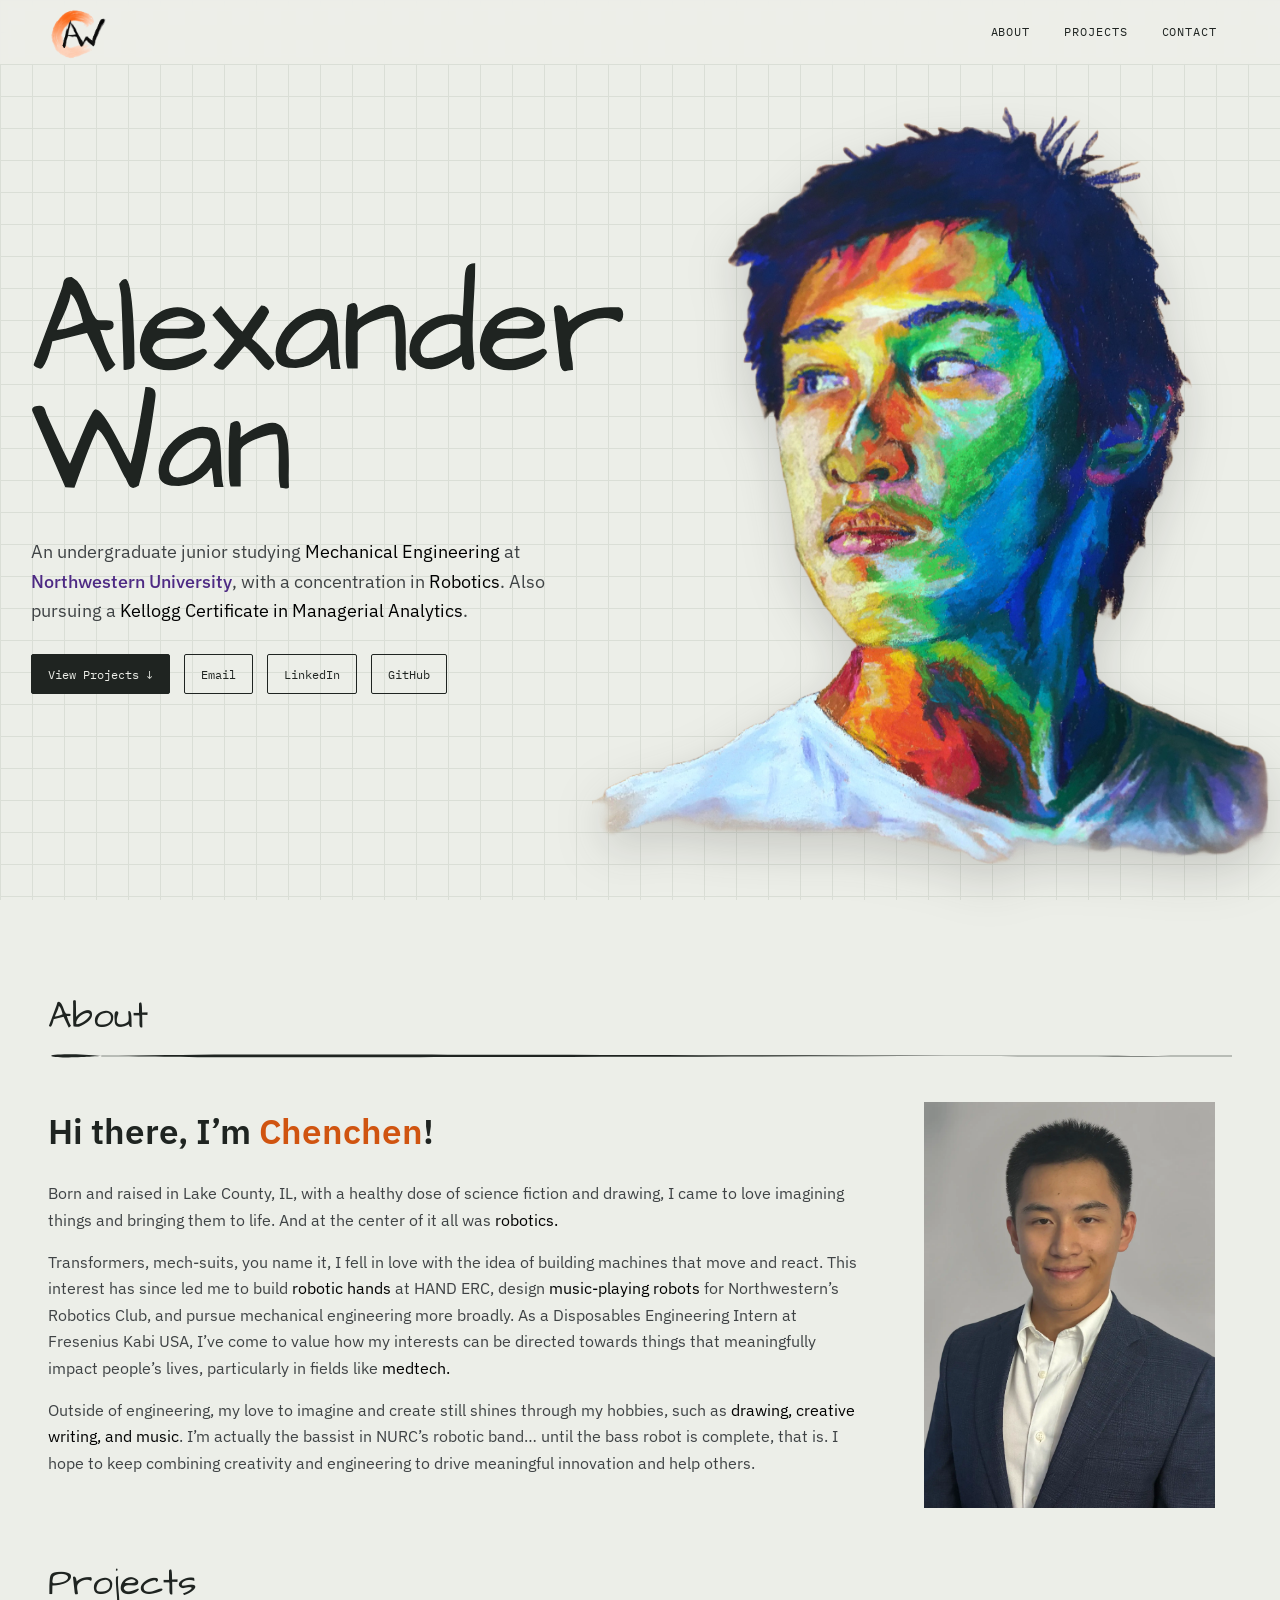
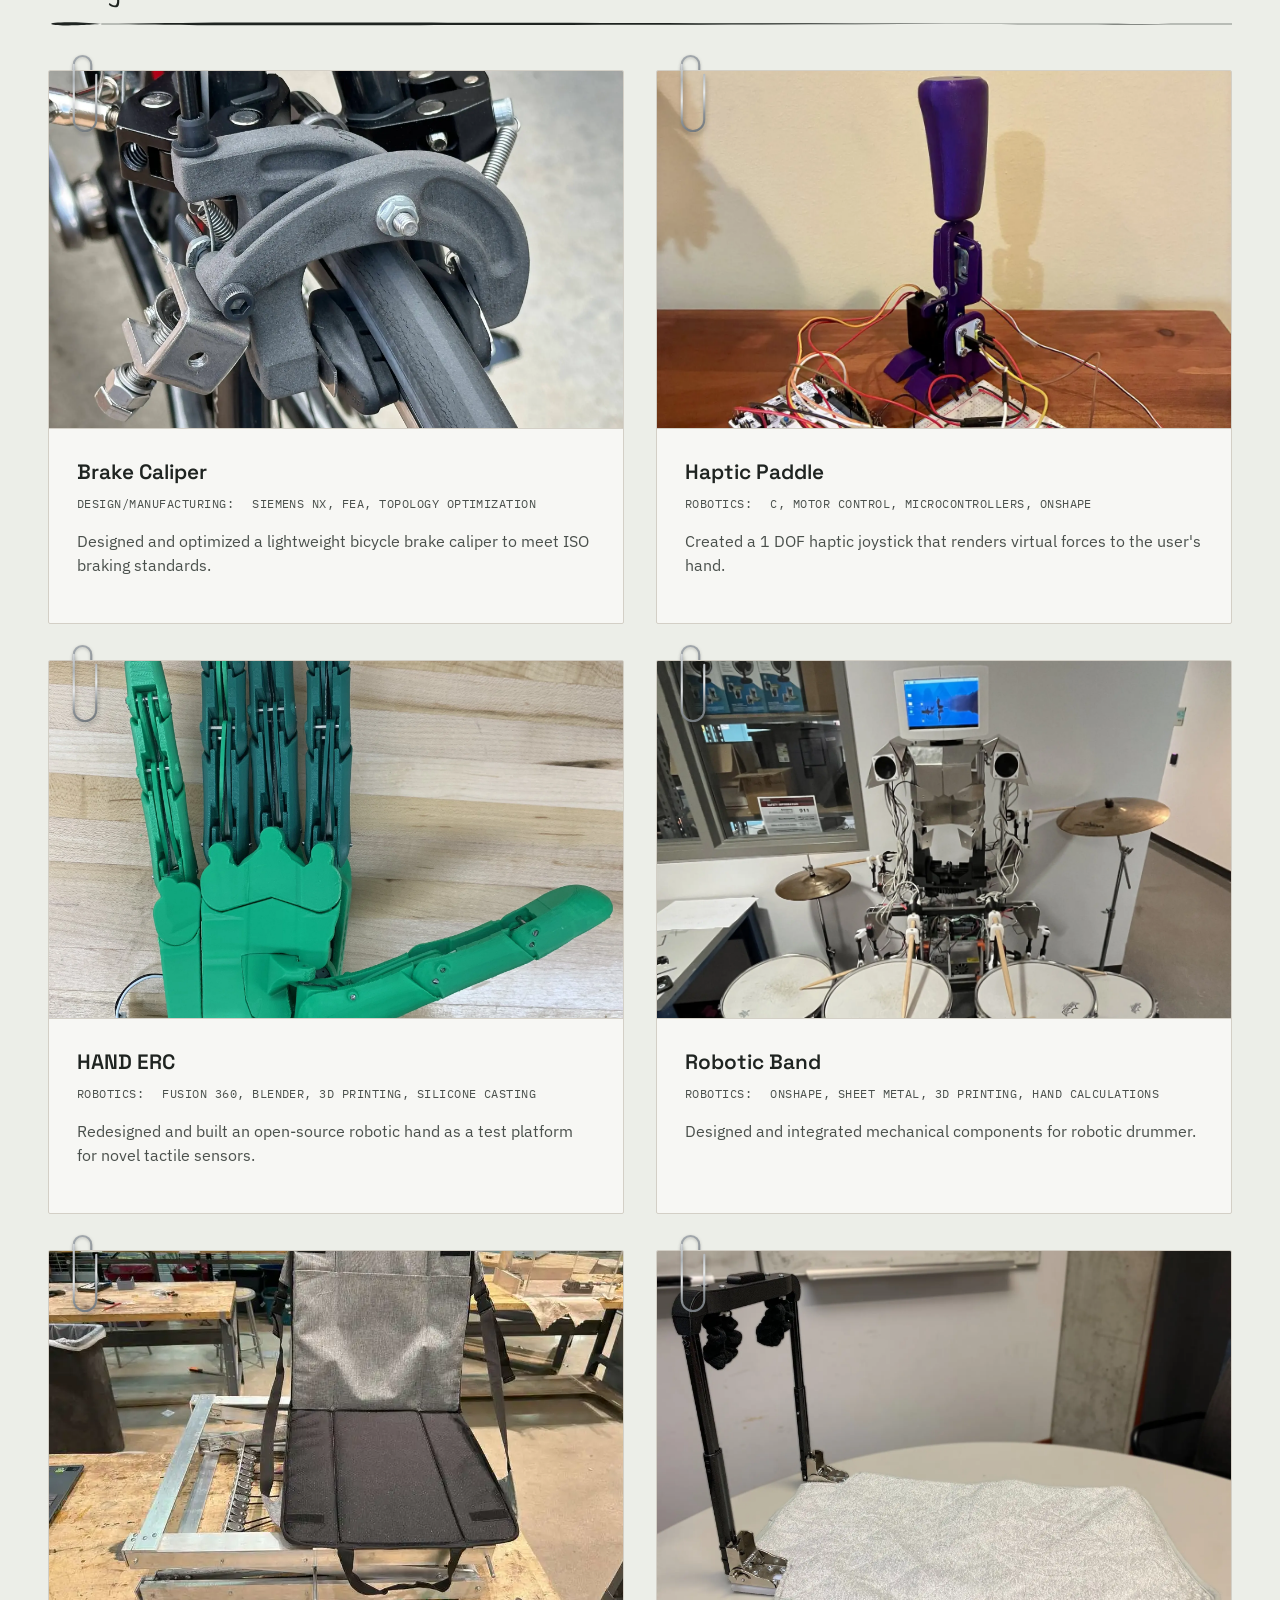
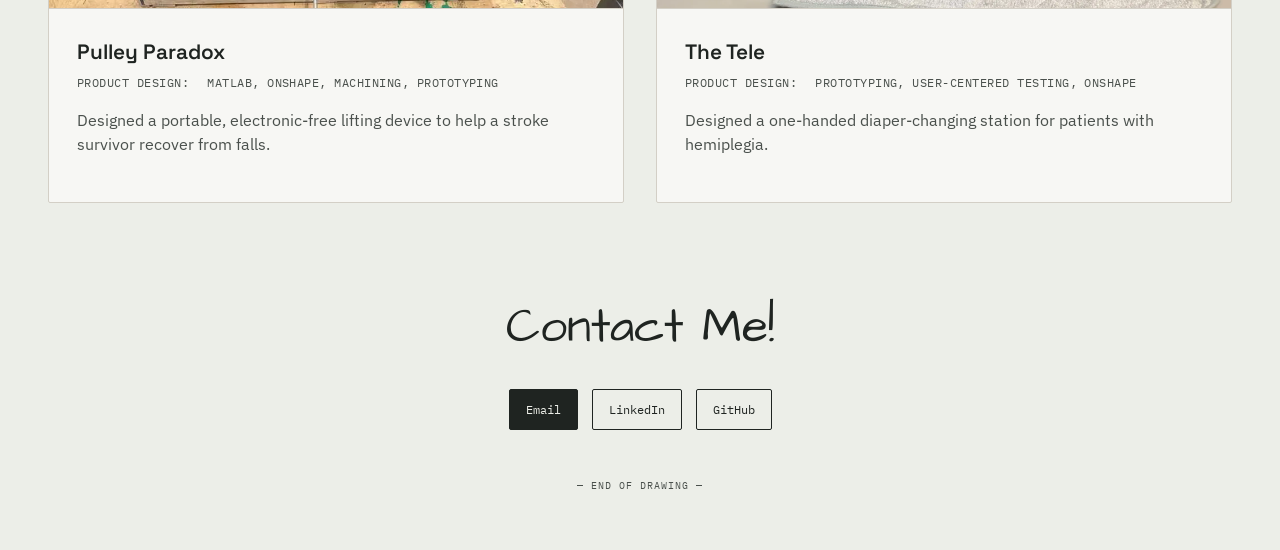
<file: index.html>
<!DOCTYPE html>
<html lang="en">
<head>
<meta charset="UTF-8">
<meta name="viewport" content="width=device-width, initial-scale=1.0">
<script>
  // Scroll memory: on reload (or back/forward) return to the exact scroll position the visitor was at,
  // instead of re-jumping to the #hash target. Fresh navigations (e.g. index.html#brake-caliper
  // from a project page) still jump to their target.
  (function() {
    var root = document.documentElement;
    var KEY = 'scrollY:' + location.pathname;
    var navType = '';
    try {
      var entry = performance.getEntriesByType('navigation')[0];
      navType = entry ? entry.type : '';
    } catch (e) {}
    var saved = null;
    if (navType === 'reload' || navType === 'back_forward') {
      try { var v = sessionStorage.getItem(KEY); if (v !== null) saved = parseFloat(v); } catch (e) {}
      if (saved !== null && isNaN(saved)) saved = null;
    }
    var restoring = saved !== null;

    // We handle scroll restoration ourselves so the browser doesn't fight us.
    if ('scrollRestoration' in history) history.scrollRestoration = 'manual';

    // Hero intro: only on a fresh load (no #hash, not restoring a scroll position) and if
    // the visitor hasn't asked for reduced motion.
    if (!location.hash && !restoring && !(window.matchMedia && window.matchMedia('(prefers-reduced-motion: reduce)').matches)) {
      root.classList.add('intro-pending');
    }

    // Start remembering the scroll position only once the initial jump/restore is done,
    // so the temporary top-of-page position never overwrites the saved one.
    var tracking = false, ticking = false;
    function save() { try { sessionStorage.setItem(KEY, String(window.scrollY || window.pageYOffset || 0)); } catch (e) {} }
    function startTracking() {
      tracking = true;
      window.addEventListener('scroll', function() {
        if (ticking) return; ticking = true;
        requestAnimationFrame(function() { ticking = false; save(); });
      }, { passive: true });
      window.addEventListener('pagehide', save);
      document.addEventListener('visibilitychange', function() { if (document.visibilityState === 'hidden') save(); });
    }

    var h = location.hash;
    var hasTarget = h && h.length > 1;
    if (!hasTarget && !restoring) {
      window.addEventListener('load', startTracking);
      return;
    }

    // Keep the page invisible until fonts/images have loaded, jump straight to the spot,
    // then fade the page in.
    root.classList.add('hash-pending');   // hides <body> only, so the page background stays visible
    var done = false;
    function reveal() {
      if (done) return; done = true;
      if (restoring) {
        window.scrollTo({ top: saved, left: 0, behavior: 'instant' });
      } else {
        var el = null;
        try { el = document.getElementById(decodeURIComponent(h.slice(1))); } catch (e) {}
        if (el) el.scrollIntoView({ behavior: 'instant', block: 'start' });
      }
      requestAnimationFrame(function() {
        root.classList.remove('hash-pending');   // fades in via the body transition in style.css
        if (!tracking) startTracking();
      });
    }
    window.addEventListener('load', function() {
      if (document.fonts && document.fonts.ready) { document.fonts.ready.then(reveal); } else { reveal(); }
    });
    setTimeout(reveal, 2500); // safety net so the page can never stay invisible
  })();
</script>
<title>Alexander Wan — Mechanical Engineering Portfolio</title>
<link rel="preconnect" href="https://fonts.googleapis.com">
<link rel="preconnect" href="https://fonts.gstatic.com" crossorigin>
<link href="https://fonts.googleapis.com/css2?family=Space+Grotesk:wght@600&family=IBM+Plex+Sans:wght@400;500;600&family=IBM+Plex+Mono:wght@400;500&family=Architects+Daughter&display=swap" rel="stylesheet">
<link rel="stylesheet" href="style.css">
<style>
  /* Softer, warm-gray borders on the project cards (instead of near-black) */
  :root { --card-border: #d3cfc6; }
  .sheet { border-color: var(--card-border); }
  .sheet-media { border-bottom-color: var(--card-border); }

  /* While the page is held back (arriving from a project page, or restoring scroll position),
     show a small spinner instead of an empty grid. It only appears if the wait lasts > 0.3s. */
  html.hash-pending::after {
    content: ""; position: fixed; left: 50%; top: 50%; z-index: 1000;
    width: 30px; height: 30px; margin: -15px 0 0 -15px; border-radius: 50%;
    border: 2px solid rgba(31, 36, 33, 0.15); border-top-color: var(--orange);
    opacity: 0; pointer-events: none;
    animation: loaderIn 0.3s ease 0.3s forwards, loaderSpin 0.8s linear infinite;
  }
  @keyframes loaderIn { to { opacity: 1; } }
  @keyframes loaderSpin { to { transform: rotate(360deg); } }
</style>
</head>
<body id="top">

<header class="hero-anim" style="--y:0px;">
  <nav class="wrap">
    <a href="#top" class="nav-mark">
      <img src="Images/Logo-NoBackground.webp" alt="Logo">
    </a>

    <div class="nav-tabs">
      <!-- <a href="#top">Home</a> -->
      <a href="#about">About</a>
      <a href="#projects">Projects</a>
      <a href="#contact">Contact</a>
    </div>
  </nav>
</header>

<!-- ============ HERO ============ -->
<section class="hero">
  <div class="wrap">
    <div class="hero-text">
      <div class="name-wrap hero-anim" style="--d:0.15s;">
        <h1 class="name"><span id="alex-word">Alexander</span><br>Wan</h1>
      </div>
      <p class="hero-bio hero-anim" style="--d:0.4s;">
        An undergraduate junior studying <span class="hl-black">Mechanical Engineering</span> at <span class="hl-purple">Northwestern University</span>, with a concentration in <span class="hl-black">Robotics</span>. Also pursuing a <span class="hl-black">Kellogg Certificate in Managerial Analytics</span>.
      </p>
      <div class="hero-links hero-anim" style="--d:0.65s;">
        <a class="primary" href="#projects">View Projects ↓</a>
        <a href="mailto:chenchenwan2028@u.northwestern.edu">Email</a>
        <a href="https://www.linkedin.com/in/alexander-s-wan/">LinkedIn</a>
        <a href="https://github.com/wan-sichEN">GitHub</a>
      </div>
    </div>

    <div class="hero-photo">
      <img src = "Images/ColorfulPortraitNoBackground.png" alt = "Colorful Portrait">
    </div>
  </div>

</section>

<!-- ============ ABOUT ============ -->
<section id="about" class="wrap" style="margin-top: 24px;">
  <div class="sheet-heading">
    <div class="sheet-heading-top">
      <h2>About</h2>
    </div>
    <div class="header-divider">
      <svg viewBox="0 0 1000 13" preserveAspectRatio="none" shape-rendering="geometricPrecision">
        <path d="M45,7 C25,4.5 0,5 3,7.2 C6,9 27,8.6 37,7.6 C41,7.2 43,7.1 45,7 Z" fill="var(--ink)"/>
        <path d="M45,6.85 C85,6.5 115,5.6 155,5.5 C300,5.35 550,6.1 758,6.65 C858,6.9 935,7.0 1000,6.75 L1000,7.25 C935,7.5 858,7.35 758,7.1 C550,7.65 300,8.4 165,8.25 C120,8.2 90,7.5 45,7.15 Z" fill="var(--ink)"/>
      </svg>
    </div>
  </div>
  <div class="about-row">
    <div class="about-text">
      <p class="about-greeting">Hi there, I&rsquo;m <span style="color: var(--orange-fire);">Chenchen</span>!</p>
      <p>Born and raised in Lake County, IL, with a healthy dose of science fiction and drawing, I came to love imagining things and bringing them to life. And at the center of it all was <span class="hl-black">robotics.</span></p>
      <p>Transformers, mech-suits, you name it, I fell in love with the idea of building machines that move and react. This interest has since led me to build <span class="hl-black">robotic hands</span> at HAND ERC, design <span class="hl-black">music-playing robots</span> for Northwestern&rsquo;s Robotics Club, and pursue mechanical engineering more broadly. 
        As a Disposables Engineering Intern at Fresenius Kabi USA, I&rsquo;ve come to value how my interests can be directed towards things that meaningfully impact people&rsquo;s lives, particularly in fields like <span class="hl-black">medtech.</span></p>
      <p>Outside of engineering, my love to imagine and create still shines through my hobbies, such as <span class="hl-black">drawing, creative writing, and music</span>. I&rsquo;m actually the bassist in NURC&rsquo;s robotic band&hellip; until the bass robot is complete, that is. I hope to keep combining creativity and engineering to drive meaningful innovation and help others.</p>
    </div>
    <div class="about-photo">
      <!-- <span class="placeholder-txt">REPLACE: professional headshot</span> -->
      <img src="Images/Portfolio_Headshot.webp" alt="Professional Photo" loading="lazy" decoding="async">
    </div>
  </div>
</section>

<!-- ============ PROJECTS ============ -->
<section id="projects" class="wrap" style="margin-top: 48px;">
  <div class="sheet-heading">
    <div class="sheet-heading-top">
      <h2>Projects</h2>
    </div>
    <div class="header-divider">
      <svg viewBox="0 0 1000 13" preserveAspectRatio="none" shape-rendering="geometricPrecision">
        <path d="M45,7 C25,4.5 0,5 3,7.2 C6,9 27,8.6 37,7.6 C41,7.2 43,7.1 45,7 Z" fill="var(--ink)"/>
        <path d="M45,6.85 C85,6.5 115,5.6 155,5.5 C300,5.35 550,6.1 758,6.65 C858,6.9 935,7.0 1000,6.75 L1000,7.25 C935,7.5 858,7.35 758,7.1 C550,7.65 300,8.4 165,8.25 C120,8.2 90,7.5 45,7.15 Z" fill="var(--ink)"/>
      </svg>
    </div>
  </div>

  <div class="projects-grid">

  <!-- ---- PROJECT 1: full case study (e.g. Brake Caliper) ---- -->
  <div class="clip-frame" id="brake-caliper">
    <!-- Gem-style paperclip: the "back" copy sits under the card, the "front" copy over it,
         so the clip looks hooked over the top edge of the sheet -->
    <div class="paperclip-wrap paperclip-back" aria-hidden="true">
      <svg viewBox="0 -1 24 66" fill="none" stroke="url(#clipBack1)" stroke-width="1.7" stroke-linecap="round" stroke-linejoin="round">
        <defs>
          <linearGradient id="clipBack1" gradientUnits="userSpaceOnUse" x1="0" y1="0" x2="24" y2="64">
            <stop offset="0%" stop-color="#a9afb4"/>
            <stop offset="50%" stop-color="#7d8388"/>
            <stop offset="100%" stop-color="#5f656a"/>
          </linearGradient>
        </defs>
        <path d="M7 22V50A5 5 0 0 0 17 50V10A7 7 0 0 0 3 10V54A9 9 0 0 0 21 54V18"/>
      </svg>
    </div>
    <div class="paperclip-wrap paperclip-front" aria-hidden="true">
      <svg viewBox="0 -1 24 66" fill="none" stroke="url(#clipShine1)" stroke-width="1.7" stroke-linecap="round" stroke-linejoin="round">
        <defs>
          <linearGradient id="clipShine1" gradientUnits="userSpaceOnUse" x1="0" y1="0" x2="24" y2="64">
            <stop offset="0%" stop-color="#f2f4f5"/>
            <stop offset="32%" stop-color="#aeb4b9"/>
            <stop offset="55%" stop-color="#e8eaeb"/>
            <stop offset="78%" stop-color="#8a9095"/>
            <stop offset="100%" stop-color="#6b7176"/>
          </linearGradient>
        </defs>
        <path d="M3 10V54A9 9 0 0 0 21 54V18"/>
      </svg>
    </div>
  <article class="sheet">
    <a class="sheet-media" href="brake-caliper-project.html">
      <div class="media-inner">
        <img src="Images/BrakeCalipers/Brakes_On_Bike.webp" alt="Brake Caliper Thumbnail" loading="lazy" decoding="async" style="object-position:50% 50%;">
      </div>
    </a>
    <div class="sheet-body">
      <div class="sheet-top-row">
        <h3>Brake Caliper</h3>
      </div>
      <div class="sheet-meta">
        <span>Design/Manufacturing:</span>
        <span>Siemens NX, FEA, Topology Optimization</span>
        <!-- <span>Fall 2025</span> -->
      </div>
      <p class="desc">
        <!-- REPLACE: 2-4 sentences — the problem you were solving, your design
             approach, and the headline result (e.g. clamp force achieved,
             weight reduction, factor of safety). -->
        Designed and optimized a lightweight bicycle brake caliper to meet ISO braking standards.
      <!-- </p>
      <div class="spec-grid">
        <div class="spec-cell"><span class="label">Material</span><span class="val">6061-T6 Al</span></div>
        <div class="spec-cell"><span class="label">Clamp Force</span><span class="val">TBD N</span></div>
        <div class="spec-cell"><span class="label">FOS</span><span class="val">TBD</span></div>
        <div class="spec-cell"><span class="label">Mass</span><span class="val">TBD g</span></div>
      </div>
      <a class="sheet-link" href="brake-caliper-project.html">Read full report →</a> -->
    </div>
  </article>
  </div>

  <!-- ---- PROJECT 2: quick-look, no writeup yet (Haptic Paddle) ---- -->
  <div class="clip-frame" id="haptic-paddle">
    <!-- Gem-style paperclip: the "back" copy sits under the card, the "front" copy over it,
         so the clip looks hooked over the top edge of the sheet -->
    <div class="paperclip-wrap paperclip-back" aria-hidden="true">
      <svg viewBox="0 -1 24 66" fill="none" stroke="url(#clipBack2)" stroke-width="1.7" stroke-linecap="round" stroke-linejoin="round">
        <defs>
          <linearGradient id="clipBack2" gradientUnits="userSpaceOnUse" x1="0" y1="0" x2="24" y2="64">
            <stop offset="0%" stop-color="#a9afb4"/>
            <stop offset="50%" stop-color="#7d8388"/>
            <stop offset="100%" stop-color="#5f656a"/>
          </linearGradient>
        </defs>
        <path d="M7 22V50A5 5 0 0 0 17 50V10A7 7 0 0 0 3 10V54A9 9 0 0 0 21 54V18"/>
      </svg>
    </div>
    <div class="paperclip-wrap paperclip-front" aria-hidden="true">
      <svg viewBox="0 -1 24 66" fill="none" stroke="url(#clipShine2)" stroke-width="1.7" stroke-linecap="round" stroke-linejoin="round">
        <defs>
          <linearGradient id="clipShine2" gradientUnits="userSpaceOnUse" x1="0" y1="0" x2="24" y2="64">
            <stop offset="0%" stop-color="#f2f4f5"/>
            <stop offset="32%" stop-color="#aeb4b9"/>
            <stop offset="55%" stop-color="#e8eaeb"/>
            <stop offset="78%" stop-color="#8a9095"/>
            <stop offset="100%" stop-color="#6b7176"/>
          </linearGradient>
        </defs>
        <path d="M3 10V54A9 9 0 0 0 21 54V18"/>
      </svg>
    </div>
  <article class="sheet">
    <a class="sheet-media" href="haptic-paddle-project.html">
      <div class="media-inner">
        <img src="Images/HapticPaddle/Haptic_Paddle_Thumbnail.webp" alt="Haptic Paddle Thumbnail" loading="lazy" decoding="async" style="object-position:50% 45%;">
      </div>
    </a>
    <div class="sheet-body">
      <div class="sheet-top-row">
        <h3>Haptic Paddle</h3>
      </div>
      <div class="sheet-meta">
        <span>Robotics:</span>
        <span>C, Motor Control, Microcontrollers, Onshape</span>
        <!-- <span>Term</span> -->
      </div>
      <p class="desc">
        <!-- REPLACE: 2-3 sentences is enough for a "quick-look" project —
             what it is, your role, what it does. No full report needed. -->
        Created a 1 DOF haptic joystick that renders virtual forces
        to the user's hand.
      <!-- </p>
      <a class="sheet-link" href="#">View gallery →</a> -->
    </div>
  </article>
  </div>

  <!-- ---- PROJECT 3: full case study (HAND ERC) ---- -->
  <div class="clip-frame" id="hand-erc">
    <!-- Gem-style paperclip: the "back" copy sits under the card, the "front" copy over it,
         so the clip looks hooked over the top edge of the sheet -->
    <div class="paperclip-wrap paperclip-back" aria-hidden="true">
      <svg viewBox="0 -1 24 66" fill="none" stroke="url(#clipBack3)" stroke-width="1.7" stroke-linecap="round" stroke-linejoin="round">
        <defs>
          <linearGradient id="clipBack3" gradientUnits="userSpaceOnUse" x1="0" y1="0" x2="24" y2="64">
            <stop offset="0%" stop-color="#a9afb4"/>
            <stop offset="50%" stop-color="#7d8388"/>
            <stop offset="100%" stop-color="#5f656a"/>
          </linearGradient>
        </defs>
        <path d="M7 22V50A5 5 0 0 0 17 50V10A7 7 0 0 0 3 10V54A9 9 0 0 0 21 54V18"/>
      </svg>
    </div>
    <div class="paperclip-wrap paperclip-front" aria-hidden="true">
      <svg viewBox="0 -1 24 66" fill="none" stroke="url(#clipShine3)" stroke-width="1.7" stroke-linecap="round" stroke-linejoin="round">
        <defs>
          <linearGradient id="clipShine3" gradientUnits="userSpaceOnUse" x1="0" y1="0" x2="24" y2="64">
            <stop offset="0%" stop-color="#f2f4f5"/>
            <stop offset="32%" stop-color="#aeb4b9"/>
            <stop offset="55%" stop-color="#e8eaeb"/>
            <stop offset="78%" stop-color="#8a9095"/>
            <stop offset="100%" stop-color="#6b7176"/>
          </linearGradient>
        </defs>
        <path d="M3 10V54A9 9 0 0 0 21 54V18"/>
      </svg>
    </div>
  <article class="sheet">
    <a class="sheet-media" href="hand-erc-project.html">
      <div class="media-inner">
        <img src="Images/HANDERC/RedesignedNanoHand.webp" alt="HAND ERC Thumbnail" loading="lazy" decoding="async" style="object-position:50% 40%;">
      </div>
    </a>
    <div class="sheet-body">
      <div class="sheet-top-row">
        <h3>HAND ERC</h3>
      </div>
      <div class="sheet-meta">
        <span>Robotics:</span>
        <span>Fusion 360, Blender, 3D Printing, Silicone Casting</span>
        <!-- <span>Term</span> -->
      </div>
      <p class="desc">
        <!-- REPLACE: 2-3 sentences is enough for a "quick-look" project —
             what it is, your role, what it does. No full report needed. -->
        Redesigned and built an open-source robotic hand as a test platform for novel
        tactile sensors.
      <!-- </p>
      <a class="sheet-link" href="#">View gallery →</a> -->
    </div>
  </article>
  </div>

  <!-- ---- PROJECT 4: full case study (Robotic Band) ---- -->
  <div class="clip-frame" id="robotic-band">
    <!-- Gem-style paperclip: the "back" copy sits under the card, the "front" copy over it,
         so the clip looks hooked over the top edge of the sheet -->
    <div class="paperclip-wrap paperclip-back" aria-hidden="true">
      <svg viewBox="0 -1 24 66" fill="none" stroke="url(#clipBack4)" stroke-width="1.7" stroke-linecap="round" stroke-linejoin="round">
        <defs>
          <linearGradient id="clipBack4" gradientUnits="userSpaceOnUse" x1="0" y1="0" x2="24" y2="64">
            <stop offset="0%" stop-color="#a9afb4"/>
            <stop offset="50%" stop-color="#7d8388"/>
            <stop offset="100%" stop-color="#5f656a"/>
          </linearGradient>
        </defs>
        <path d="M7 22V50A5 5 0 0 0 17 50V10A7 7 0 0 0 3 10V54A9 9 0 0 0 21 54V18"/>
      </svg>
    </div>
    <div class="paperclip-wrap paperclip-front" aria-hidden="true">
      <svg viewBox="0 -1 24 66" fill="none" stroke="url(#clipShine4)" stroke-width="1.7" stroke-linecap="round" stroke-linejoin="round">
        <defs>
          <linearGradient id="clipShine4" gradientUnits="userSpaceOnUse" x1="0" y1="0" x2="24" y2="64">
            <stop offset="0%" stop-color="#f2f4f5"/>
            <stop offset="32%" stop-color="#aeb4b9"/>
            <stop offset="55%" stop-color="#e8eaeb"/>
            <stop offset="78%" stop-color="#8a9095"/>
            <stop offset="100%" stop-color="#6b7176"/>
          </linearGradient>
        </defs>
        <path d="M3 10V54A9 9 0 0 0 21 54V18"/>
      </svg>
    </div>
  <article class="sheet">
    <a class="sheet-media" href="robotic-band-project.html">
      <div class="media-inner">
        <img src="Images/RoboticBand/drum-robot.webp" alt="Robotic Band Thumbnail" loading="lazy" decoding="async" style="object-position:50% 35%;">
      </div>
    </a>
    <div class="sheet-body">
      <div class="sheet-top-row">
        <h3>Robotic Band</h3>
      </div>
      <div class="sheet-meta">
        <span>Robotics:</span>
        <span>Onshape, Sheet Metal, 3D Printing, Hand Calculations</span>
        <!-- <span>Term</span> -->
      </div>
      <p class="desc">
        <!-- REPLACE: 2-3 sentences is enough for a "quick-look" project —
             what it is, your role, what it does. No full report needed. -->
        Designed and integrated mechanical components for robotic drummer.
      <!-- </p>
      <a class="sheet-link" href="#">View gallery →</a> -->
    </div>
  </article>
  </div>

  <!-- ---- PROJECT 5: full case study (Pulley Paradox) ---- -->
  <div class="clip-frame" id="pulley-paradox">
    <!-- Gem-style paperclip: the "back" copy sits under the card, the "front" copy over it,
         so the clip looks hooked over the top edge of the sheet -->
    <div class="paperclip-wrap paperclip-back" aria-hidden="true">
      <svg viewBox="0 -1 24 66" fill="none" stroke="url(#clipBack5)" stroke-width="1.7" stroke-linecap="round" stroke-linejoin="round">
        <defs>
          <linearGradient id="clipBack5" gradientUnits="userSpaceOnUse" x1="0" y1="0" x2="24" y2="64">
            <stop offset="0%" stop-color="#a9afb4"/>
            <stop offset="50%" stop-color="#7d8388"/>
            <stop offset="100%" stop-color="#5f656a"/>
          </linearGradient>
        </defs>
        <path d="M7 22V50A5 5 0 0 0 17 50V10A7 7 0 0 0 3 10V54A9 9 0 0 0 21 54V18"/>
      </svg>
    </div>
    <div class="paperclip-wrap paperclip-front" aria-hidden="true">
      <svg viewBox="0 -1 24 66" fill="none" stroke="url(#clipShine5)" stroke-width="1.7" stroke-linecap="round" stroke-linejoin="round">
        <defs>
          <linearGradient id="clipShine5" gradientUnits="userSpaceOnUse" x1="0" y1="0" x2="24" y2="64">
            <stop offset="0%" stop-color="#f2f4f5"/>
            <stop offset="32%" stop-color="#aeb4b9"/>
            <stop offset="55%" stop-color="#e8eaeb"/>
            <stop offset="78%" stop-color="#8a9095"/>
            <stop offset="100%" stop-color="#6b7176"/>
          </linearGradient>
        </defs>
        <path d="M3 10V54A9 9 0 0 0 21 54V18"/>
      </svg>
    </div>
  <article class="sheet">
    <a class="sheet-media" href="pulley-paradox-project.html">
      <div class="media-inner">
        <img src="Images/DTC2/PulleyParadox.webp" alt="Pulley Paradox Thumbnail" loading="lazy" decoding="async" style="object-position:50% 55%;">
      </div>
    </a>
    <div class="sheet-body">
      <div class="sheet-top-row">
        <h3>Pulley Paradox</h3>
      </div>
      <div class="sheet-meta">
        <span>Product Design:</span>
        <span>MATLAB, Onshape, Machining, Prototyping</span>
        <!-- <span>Term</span> -->
      </div>
      <p class="desc">
        <!-- REPLACE: 2-3 sentences is enough for a "quick-look" project —
             what it is, your role, what it does. No full report needed. -->
        Designed a portable, electronic-free lifting device to help a stroke survivor recover from falls.
      <!-- </p>
      <a class="sheet-link" href="#">View gallery →</a> -->
    </div>
  </article>
  </div>

  <!-- ---- PROJECT 6: full case study (DTC project) ---- -->
  <div class="clip-frame" id="the-tele">
    <!-- Gem-style paperclip: the "back" copy sits under the card, the "front" copy over it,
         so the clip looks hooked over the top edge of the sheet -->
    <div class="paperclip-wrap paperclip-back" aria-hidden="true">
      <svg viewBox="0 -1 24 66" fill="none" stroke="url(#clipBack6)" stroke-width="1.7" stroke-linecap="round" stroke-linejoin="round">
        <defs>
          <linearGradient id="clipBack6" gradientUnits="userSpaceOnUse" x1="0" y1="0" x2="24" y2="64">
            <stop offset="0%" stop-color="#a9afb4"/>
            <stop offset="50%" stop-color="#7d8388"/>
            <stop offset="100%" stop-color="#5f656a"/>
          </linearGradient>
        </defs>
        <path d="M7 22V50A5 5 0 0 0 17 50V10A7 7 0 0 0 3 10V54A9 9 0 0 0 21 54V18"/>
      </svg>
    </div>
    <div class="paperclip-wrap paperclip-front" aria-hidden="true">
      <svg viewBox="0 -1 24 66" fill="none" stroke="url(#clipShine6)" stroke-width="1.7" stroke-linecap="round" stroke-linejoin="round">
        <defs>
          <linearGradient id="clipShine6" gradientUnits="userSpaceOnUse" x1="0" y1="0" x2="24" y2="64">
            <stop offset="0%" stop-color="#f2f4f5"/>
            <stop offset="32%" stop-color="#aeb4b9"/>
            <stop offset="55%" stop-color="#e8eaeb"/>
            <stop offset="78%" stop-color="#8a9095"/>
            <stop offset="100%" stop-color="#6b7176"/>
          </linearGradient>
        </defs>
        <path d="M3 10V54A9 9 0 0 0 21 54V18"/>
      </svg>
    </div>
  <article class="sheet">
    <a class="sheet-media" href="dtc-project.html">
      <div class="media-inner">
        <img src="Images/DTC1/The_Tele.webp" alt="The Tele Thumbnail" loading="lazy" decoding="async">
      </div>
    </a>
    <div class="sheet-body">
      <div class="sheet-top-row">
        <h3>The Tele</h3>
      </div>
      <div class="sheet-meta">
        <span>Product Design:</span>
        <span>Prototyping, User-centered testing, Onshape</span>
        <!-- <span>Northwestern University</span> -->
      </div>
      <p class="desc">
        Designed a one-handed diaper-changing station for patients with hemiplegia.
      <!-- </p>
      <div class="spec-grid">
        <div class="spec-cell"><span class="label">Role</span><span class="val">Mechanism Lead</span></div>
        <div class="spec-cell"><span class="label">Team Size</span><span class="val">4</span></div>
        <div class="spec-cell"><span class="label">Client</span><span class="val">Ascension Alexian</span></div>
      </div>
      <a class="sheet-link" href="dtc-project.html">Read full report →</a> -->
    </div>
  </article>
  </div>

  </div>
</section>

<!-- ============ CONTACT / FOOTER ============ -->
<footer id="contact">
  <div class="wrap contact-wrap">
    <h2>Contact Me!</h2>
    <div class="hero-links" style="margin-top:26px;">
      <a class="primary" href="mailto:chenchenwan2028@u.northwestern.edu">Email</a>
      <a href="https://www.linkedin.com/in/alexander-s-wan/">LinkedIn</a>
      <a href="https://github.com/wan-sichEN">GitHub</a>
    </div>
    <div class="end-of-drawing" style="margin-top:48px;">— END OF DRAWING —</div>
  </div>
</footer>

<script>
  function syncContentWidth() {
    var textEl = document.querySelector('.hero .hero-text');
    var photoEl = document.querySelector('.hero .hero-photo img') || document.querySelector('.hero .hero-photo');
    if (!textEl || !photoEl) return;
    var tRect = textEl.getBoundingClientRect();
    var pRect = photoEl.getBoundingClientRect();
    var left = Math.min(tRect.left, pRect.left);
    var right = Math.max(tRect.right, pRect.right);
    var span = right - left;
    if (span > 0) {
      var withPadding = Math.round(span) + 96; // match hero .wrap's 48px side padding
      document.documentElement.style.setProperty('--content-width', withPadding + 'px');
    }
  }
  window.addEventListener('load', syncContentWidth);
  // Enable smooth scrolling only after load, so links like index.html#projects land instantly
  window.addEventListener('load', function() {
    requestAnimationFrame(function() { document.documentElement.classList.add('smooth-scroll'); });
  });
  window.addEventListener('resize', syncContentWidth);
  if (document.fonts && document.fonts.ready) {
    document.fonts.ready.then(syncContentWidth);
  }
</script>
<script>
// Hero intro: text fades in while the portrait is "drawn" in with a marker-style scribble mask.
// (Pure SVG + Web Animations API, no library needed, and it works on the existing PNG.)
(function() {
  var root = document.documentElement;
  if (!root.classList.contains('intro-pending')) return;

  var photo = document.querySelector('.hero-photo');
  var img = photo && photo.querySelector('img');
  var finished = false;

  function textIn() { root.classList.add('intro-go'); }   // fades in the nav, name, bio and buttons

  function finish(svg) {
    if (finished) return; finished = true;
    textIn();                                  // no-op if already started
    root.classList.remove('intro-pending');   // reveals the real portrait
    if (svg) requestAnimationFrame(function() { svg.remove(); });
  }

  // 1) the drawing starts first; the text follows shortly after (see draw()).
  //    Fallback: if the portrait is slow to load, don't keep the text waiting.
  setTimeout(textIn, 1500);

  // 2) draw the portrait
  if (!img || !('animate' in Element.prototype)) { finish(); return; }
  setTimeout(function() { finish(); }, 6000);   // safety net

  function draw() {
    var W = img.naturalWidth, H = img.naturalHeight;
    if (!W || !H) { finish(); return; }

    var pr = photo.getBoundingClientRect(), ir = img.getBoundingClientRect();
    var NS = 'http://www.w3.org/2000/svg';
    var svg = document.createElementNS(NS, 'svg');
    svg.setAttribute('viewBox', '0 0 ' + W + ' ' + H);
    svg.setAttribute('class', 'portrait-draw');
    svg.style.cssText = 'position:absolute;pointer-events:none;' +
      'left:' + (ir.left - pr.left) + 'px;top:' + (ir.top - pr.top) + 'px;' +
      'width:' + ir.width + 'px;height:' + ir.height + 'px;' +
      'filter:drop-shadow(0 18px 24px rgba(31,36,33,0.18));';

    // zig-zag marker path that sweeps back and forth over the whole portrait
    var rows = 10, step = H / rows, sw = step * 1.9, m = sw / 2, dy = step * 0.8;
    var d = 'M' + (-m) + ',' + (-sw * 0.25), y = -sw * 0.25, toRight = true;
    while (y < H + sw * 0.25) {
      y += dy;
      d += ' L' + (toRight ? W + m : -m) + ',' + y;
      toRight = !toRight;
    }

    svg.innerHTML =
      '<defs><mask id="portraitMask" maskUnits="userSpaceOnUse" x="0" y="0" width="' + W + '" height="' + H + '">' +
        '<path d="' + d + '" fill="none" stroke="#fff" stroke-width="' + sw + '" stroke-linecap="round" stroke-linejoin="round"/>' +
      '</mask></defs>' +
      '<image href="' + img.currentSrc + '" width="' + W + '" height="' + H + '" mask="url(#portraitMask)"/>';
    photo.appendChild(svg);

    var path = svg.querySelector('path');
    var len = path.getTotalLength();
    path.style.strokeDasharray = len;
    path.style.strokeDashoffset = len;

    var anim = path.animate(
      [{ strokeDashoffset: len }, { strokeDashoffset: 0 }],
      { duration: 1500, easing: 'cubic-bezier(0.45, 0.05, 0.35, 1)', fill: 'forwards' }
    );
    anim.onfinish = function() { finish(svg); };
    setTimeout(textIn, 450);   // text starts fading in once the drawing is underway
  }

  if (img.complete && img.naturalWidth) draw();
  else { img.addEventListener('load', draw); img.addEventListener('error', function() { finish(); }); }
})();
</script>
</body>
</html>
</file>
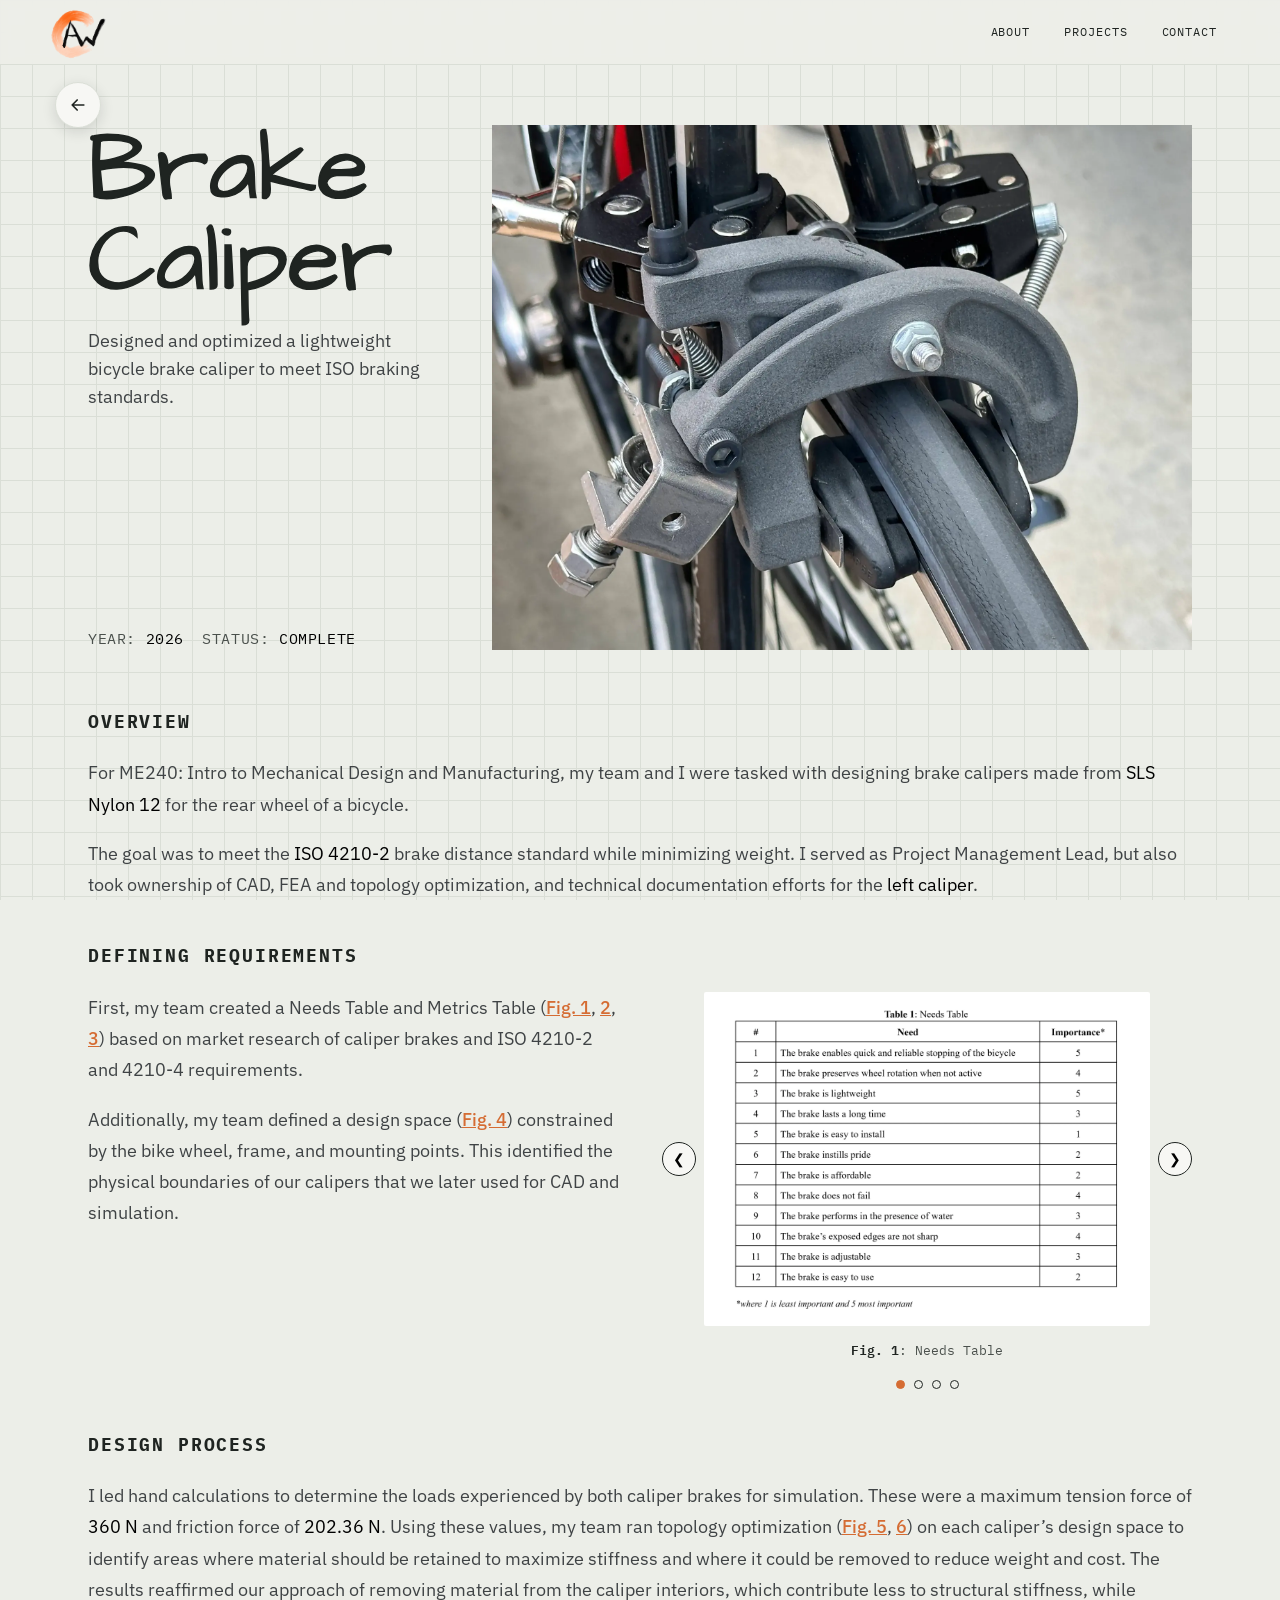
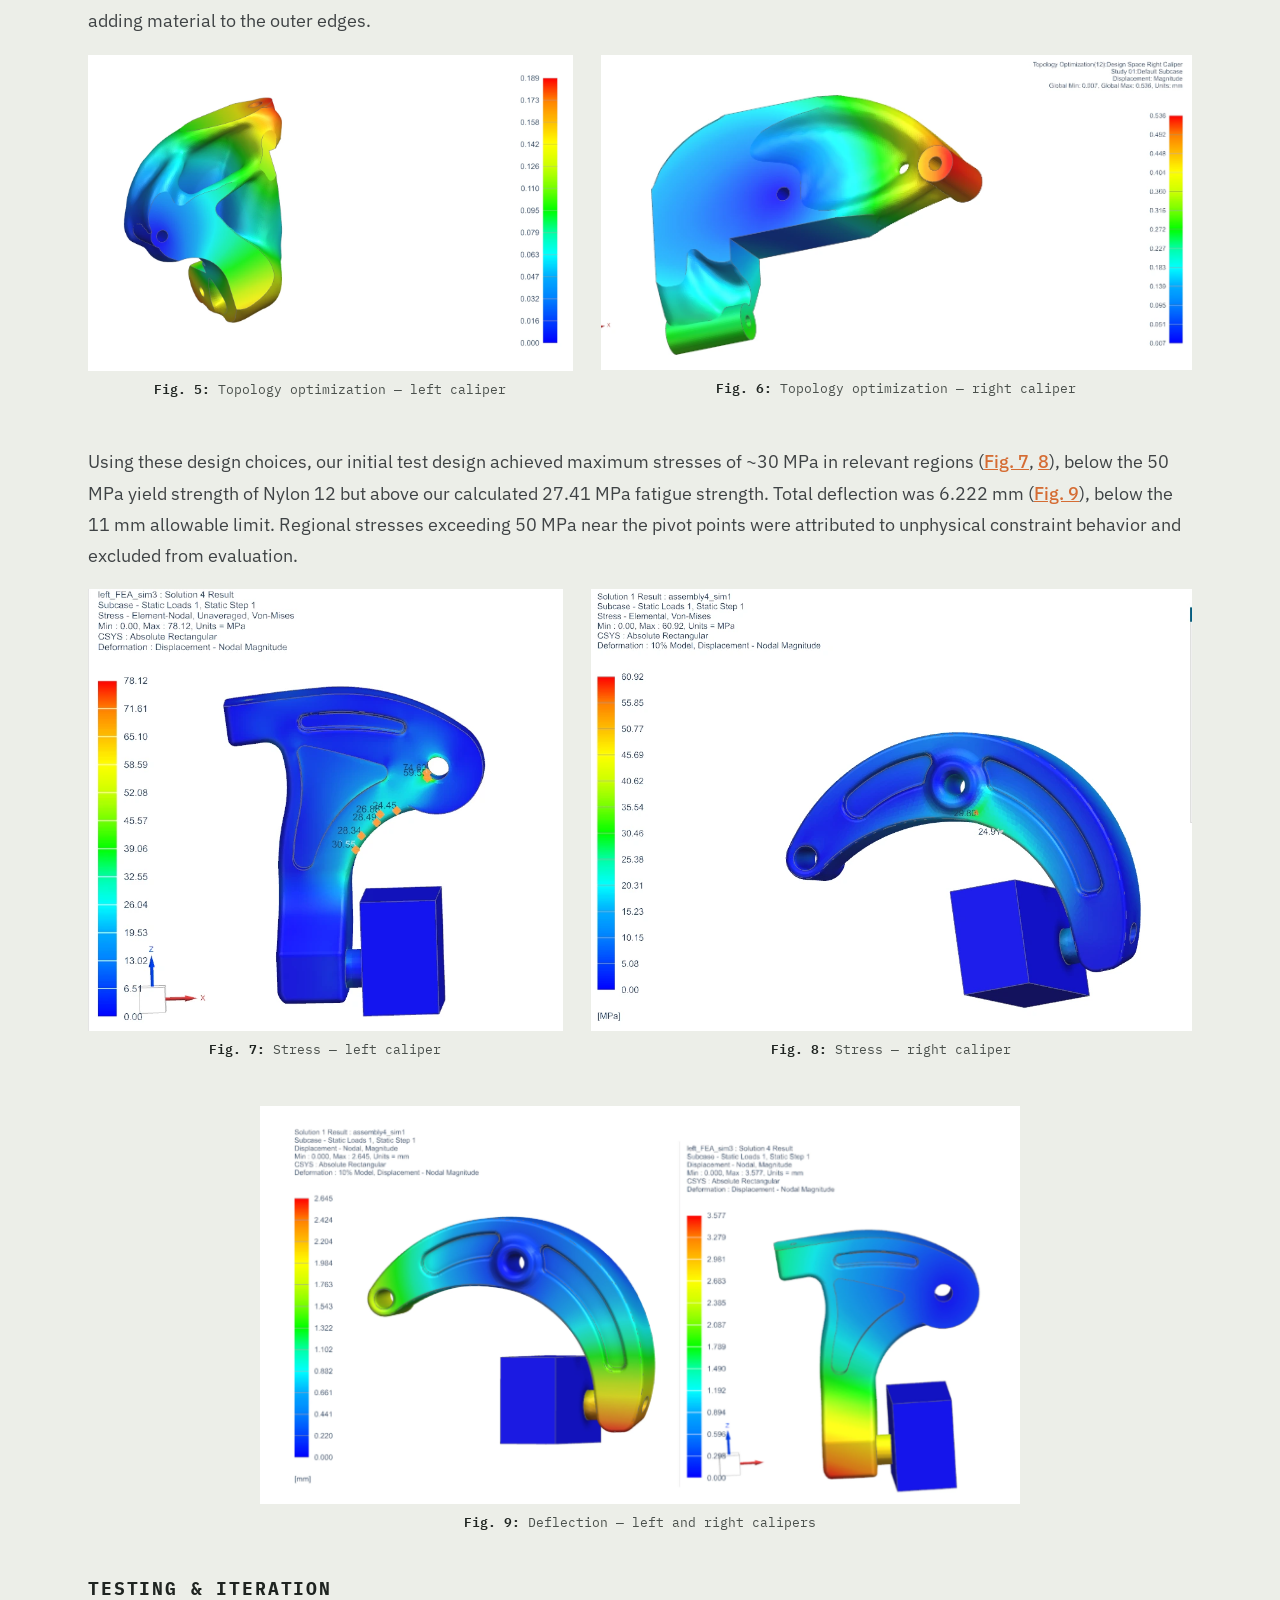
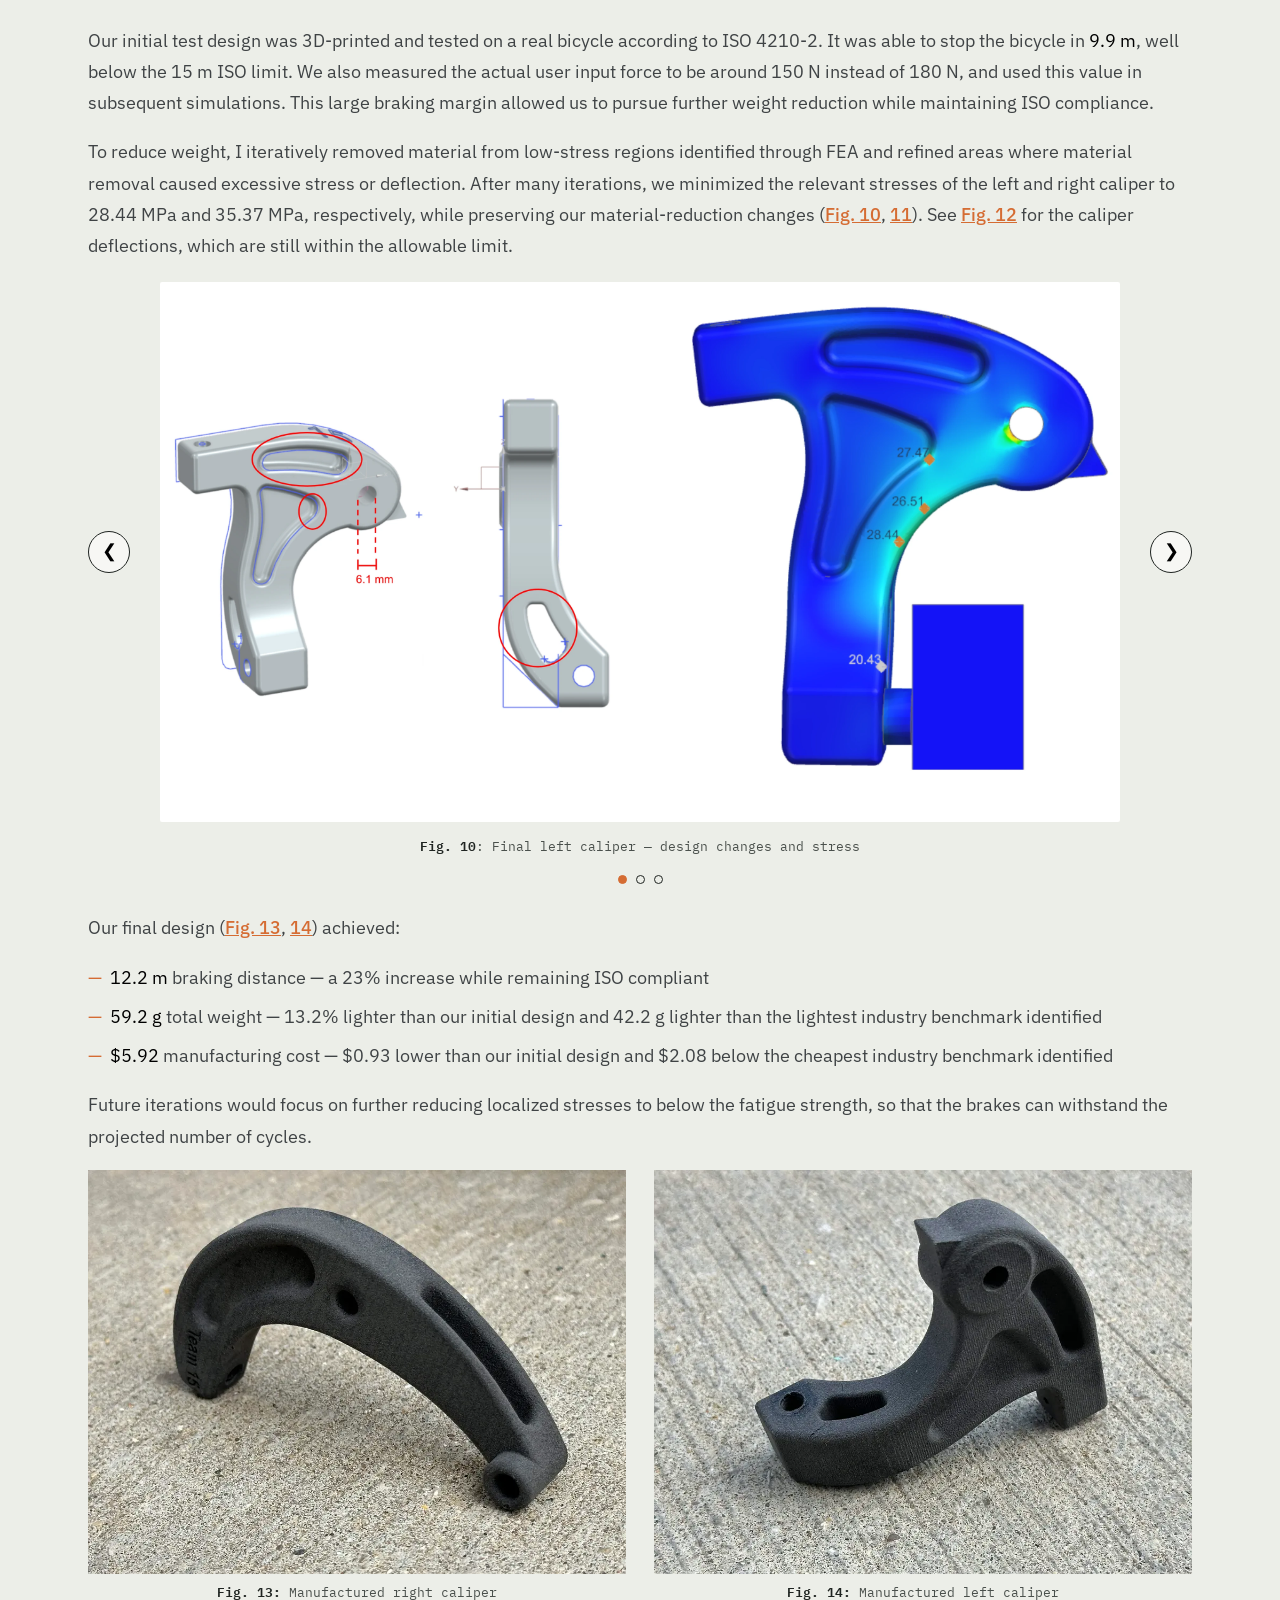
<file: brake-caliper-project.html>
<!DOCTYPE html>
<html lang="en">
<head>
<meta charset="UTF-8">
<meta name="viewport" content="width=device-width, initial-scale=1.0">
<title>Bicycle Brake Caliper — ME240 Project — Alexander Wan</title>
<link rel="preconnect" href="https://fonts.googleapis.com">
<link rel="preconnect" href="https://fonts.gstatic.com" crossorigin>
<link href="https://fonts.googleapis.com/css2?family=Space+Grotesk:wght@600&family=IBM+Plex+Sans:wght@400;500;600&family=IBM+Plex+Mono:wght@400;500;600&family=Architects+Daughter&display=swap" rel="stylesheet">
<link rel="stylesheet" href="style.css">
<style>
  /* Additions for this page only (kept here so style.css stays untouched).
     If you'd rather, move these into style.css next to the other .report-* rules. */
  .report-title.long { font-size: clamp(2.8rem, 6.5vw, 5.6rem); line-height: 0.95; }

  /* Text on the left, media (carousel / video / diagram) on the right */
  .report-split { display: flex; gap: 40px; align-items: flex-start; }
  .report-split-text { flex: 1 1 0; min-width: 0; }
  .report-split .report-carousel,
  .report-split .report-media { flex: 0 0 48%; min-width: 0; margin-top: 0; }
  .report-split.center-media { align-items: center; }
  .report-split .carousel-frame { gap: 8px; }
  .report-split .carousel-btn { width: 34px; height: 34px; font-size: 0.9rem; }

  /* Single video / image frame, styled like the carousel frame */
  .report-media-frame {
    aspect-ratio: 4/3; border: none; border-radius: var(--radius); overflow: hidden;
    display: flex; align-items: center; justify-content: center; text-align: center; padding: 12px;
    background: repeating-linear-gradient(45deg, #E4E5DF, #E4E5DF 10px, #DBDCD5 10px, #DBDCD5 20px);
  }
  .report-media-frame img,
  .report-media-frame video { max-width: 100%; max-height: 100%; object-fit: contain; display: block; }

  /* Numbered steps */
  .report-steps { list-style: none; counter-reset: step; margin: 0 0 18px; padding: 0; }
  .report-steps li { counter-increment: step; position: relative; padding-left: 38px; margin-bottom: 10px; }
  .report-steps li::before {
    content: counter(step) ".";
    position: absolute; left: 0;
    font-family: 'IBM Plex Mono', monospace; color: var(--orange);
  }

  .report-body code {
    font-family: 'IBM Plex Mono', monospace; font-size: 0.9em; color: var(--ink);
    background: rgba(0,0,0,0.05); padding: 2px 6px; border-radius: 4px; overflow-wrap: anywhere;
  }
  .report-body a.text-link { color: var(--orange); text-decoration: underline; text-underline-offset: 3px; }



  /* Full-width galleries: wider frame, same height as the 720x540 default (16:9 at 960px = 540px tall) */
  .report-body > .report-carousel .carousel-slides { max-width: 960px; aspect-ratio: 16/9; }

  @media (max-width: 900px) {
    .report-split { flex-direction: column; gap: 20px; }
    .report-split .report-carousel,
    .report-split .report-media { flex: 1 1 auto; width: 100%; }
  }

  /* Static figures (same row), shared by the Design Process section */
  /* Images in a row share the same height and line up on their centres:
     each figure's width is proportional to its image's aspect ratio (--r), and --row-max
     stops the row from getting taller than ~500px on wide screens. */
  .report-figrow { display: flex; gap: 28px; align-items: center; margin: 10px auto 28px; max-width: var(--row-max, none); }
  .report-fig { flex: 1 1 0; min-width: 0; }
  @media (min-width: 701px) { .report-figrow .report-fig { flex: var(--r, 1) 1 0; } }
  .report-fig.single { flex: none; max-width: 760px; margin: 10px auto 28px; }
  .fig-frame { overflow: hidden; }
  .fig-frame img { width: 100%; height: auto; display: block; }
  .report-fig .carousel-caption { margin-top: 8px; text-align: center; }
  @media (max-width: 700px) {
    .report-figrow { flex-direction: column; gap: 24px; max-width: none; }
  }

  /* No rule under section headers */
  .report-subhead { border-bottom: none; padding-bottom: 0; }

  /* Bold "Fig. N" in captions */
  .carousel-caption strong { font-weight: 600; color: var(--ink); }
</style>
</head>
<body>

<header>
  <nav class="wrap">
    <a href="index.html#top" class="nav-mark"><img src="Images/Logo-NoBackground.webp" alt="Logo"></a>

    <div class="nav-tabs">
      <a href="index.html#about">About</a>
      <a href="index.html#projects">Projects</a>
      <a href="index.html#contact">Contact</a>
    </div>
  </nav>
</header>

<!-- Floating exit button: stays on screen while scrolling; opens with its label, then collapses to the icon -->
<a class="exit-fab is-open" href="index.html#brake-caliper" aria-label="Back to projects">
  <span class="exit-fab-icon" aria-hidden="true">
    <svg viewBox="0 0 24 24"><path d="M19 12H5M11 6l-6 6 6 6"/></svg>
  </span>
  <span class="exit-fab-label" aria-hidden="true">Back to projects</span>
</a>

<!-- ============ BRAKE CALIPER FULL REPORT ============ -->
<!-- id stays "dtc-report" so the existing #dtc-report padding/scroll rules in style.css apply -->
<section id="dtc-report" class="wrap">

  <div class="report-header">
    <div class="report-header-text">
      <div>
        <h2 class="report-title">Brake Caliper</h2>
        <p class="report-subtitle">Designed and optimized a lightweight bicycle brake caliper to meet ISO braking standards.</p>
      </div>

      <div class="sheet-meta" style="margin-top: 14px;">
        <span>Year: <span class="hl-black">2026</span></span>
        <span>Status: <span class="hl-black">Complete</span></span>
      </div>
    </div>

    <div class="report-header-photo">
      <img src="Images/BrakeCalipers/Brakes_On_Bike.webp" alt="3D-printed brake calipers mounted on a bicycle" style="object-fit:cover; object-position:50% 50%;">
    </div>
  </div>

  <div class="report-body">

    <h3 class="report-subhead">Overview</h3>
    <p>For ME240: Intro to Mechanical Design and Manufacturing, my team and I were tasked with designing brake calipers made from <span class="hl-black">SLS Nylon 12</span> for the rear wheel of a bicycle.</p>
    <p>The goal was to meet the <span class="hl-black">ISO 4210-2</span> brake distance standard while minimizing weight. I served as Project Management Lead, but also took ownership of CAD, FEA and topology optimization, and technical documentation efforts for the <span class="hl-black">left caliper</span>.</p>

    <h3 class="report-subhead">Defining Requirements</h3>
    <div class="report-split">
      <div class="report-split-text">
        <p>First, my team created a Needs Table and Metrics Table (<span class="figure-link" onclick="goToFigure(1)">Fig. 1</span>, <span class="figure-link" onclick="goToFigure(2)">2</span>, <span class="figure-link" onclick="goToFigure(3)">3</span>) based on market research of caliper brakes and ISO 4210-2 and 4210-4 requirements.</p>
        <p>Additionally, my team defined a design space (<span class="figure-link" onclick="goToFigure(4)">Fig. 4</span>) constrained by the bike wheel, frame, and mounting points. This identified the physical boundaries of our calipers that we later used for CAD and simulation.</p>
      </div>

      <div class="report-carousel">
        <div class="carousel-frame">
          <button class="carousel-btn carousel-prev" aria-label="Previous image">&#10094;</button>
          <div class="carousel-slides">
            <div class="carousel-slide active" data-caption="Fig. 1: Needs Table" style="background:#fff; padding:0;">
            <img src="Images/BrakeCalipers/Needs_Table.webp" alt="Needs Table">
          </div>
            <div class="carousel-slide" data-caption="Fig. 2: Metrics Table" style="background:#fff; padding:0;">
            <img src="Images/BrakeCalipers/Metrics_Table.webp" alt="Metrics Table" loading="lazy">
          </div>
            <div class="carousel-slide" data-caption="Fig. 3: Sources Table" style="background:#fff; padding:0;">
            <img src="Images/BrakeCalipers/Sources_Table.webp" alt="Sources Table" loading="lazy">
          </div>
            <div class="carousel-slide" data-caption="Fig. 4: Design space" style="background:#fff; padding:0;">
            <img src="Images/BrakeCalipers/Design_Space.webp" alt="Design space sketch" loading="lazy">
          </div>
          </div>
          <button class="carousel-btn carousel-next" aria-label="Next image">&#10095;</button>
        </div>
        <p class="carousel-caption"></p>
        <div class="carousel-dots"></div>
      </div>
    </div>

    <h3 class="report-subhead">Design Process</h3>
    <p>I led hand calculations to determine the loads experienced by both caliper brakes for simulation. These were a maximum tension force of <span class="hl-black">360 N</span> and friction force of <span class="hl-black">202.36 N</span>. Using these values, my team ran topology optimization (<span class="figure-link" onclick="goToFigure(5)">Fig. 5</span>, <span class="figure-link" onclick="goToFigure(6)">6</span>) on each caliper&rsquo;s design space to identify areas where material should be retained to maximize stiffness and where it could be removed to reduce weight and cost. The results reaffirmed our approach of removing material from the caliper interiors, which contribute less to structural stiffness, while adding material to the outer edges.</p>

    <div class="report-figrow" style="--row-max: 1731px;">
      <div class="report-fig" data-fig="5" style="--r: 1.5343;">
        <div class="fig-frame"><img src="Images/BrakeCalipers/TO_Left.webp" alt="Topology optimization of the left caliper" width="1410" height="919"></div>
        <p class="carousel-caption"><strong>Fig. 5:</strong> Topology optimization — left caliper</p>
      </div>
      <div class="report-fig" data-fig="6" style="--r: 1.8713;">
        <div class="fig-frame"><img src="Images/BrakeCalipers/TO_Right.webp" alt="Topology optimization of the right caliper" width="1323" height="707"></div>
        <p class="carousel-caption"><strong>Fig. 6:</strong> Topology optimization — right caliper</p>
      </div>
    </div>
    <p>Using these design choices, our initial test design achieved maximum stresses of ~30 MPa in relevant regions (<span class="figure-link" onclick="goToFigure(7)">Fig. 7</span>, <span class="figure-link" onclick="goToFigure(8)">8</span>), below the 50 MPa yield strength of Nylon 12 but above our calculated 27.41 MPa fatigue strength. Total deflection was 6.222 mm (<span class="figure-link" onclick="goToFigure(9)">Fig. 9</span>), below the 11 mm allowable limit. Regional stresses exceeding 50 MPa near the pivot points were attributed to unphysical constraint behavior and excluded from evaluation.</p>

    <div class="report-figrow" style="--row-max: 1247px;">
      <div class="report-fig" data-fig="7" style="--r: 1.0764;">
        <div class="fig-frame"><img src="Images/BrakeCalipers/FEA_Left1.webp" alt="Stress results for the initial left caliper" width="747" height="694"></div>
        <p class="carousel-caption"><strong>Fig. 7:</strong> Stress — left caliper</p>
      </div>
      <div class="report-fig" data-fig="8" style="--r: 1.3624;">
        <div class="fig-frame"><img src="Images/BrakeCalipers/FEA_Right1.webp" alt="Stress results for the initial right caliper" width="1015" height="745"></div>
        <p class="carousel-caption"><strong>Fig. 8:</strong> Stress — right caliper</p>
      </div>
    </div>

    <div class="report-fig single" data-fig="9">
      <div class="fig-frame"><img src="Images/BrakeCalipers/Deflections1.webp" alt="Deflection results for the initial calipers" width="3126" height="1634"></div>
      <p class="carousel-caption"><strong>Fig. 9:</strong> Deflection — left and right calipers</p>
    </div>


    <h3 class="report-subhead">Testing &amp; Iteration</h3>
    <p>Our initial test design was 3D-printed and tested on a real bicycle according to ISO 4210-2. It was able to stop the bicycle in <span class="hl-black">9.9 m</span>, well below the 15 m ISO limit. We also measured the actual user input force to be around 150 N instead of 180 N, and used this value in subsequent simulations. This large braking margin allowed us to pursue further weight reduction while maintaining ISO compliance.</p>
    <p>To reduce weight, I iteratively removed material from low-stress regions identified through FEA and refined areas where material removal caused excessive stress or deflection. After many iterations, we minimized the relevant stresses of the left and right caliper to 28.44 MPa and 35.37 MPa, respectively, while preserving our material-reduction changes (<span class="figure-link" onclick="goToFigure(10)">Fig. 10</span>, <span class="figure-link" onclick="goToFigure(11)">11</span>). See <span class="figure-link" onclick="goToFigure(12)">Fig. 12</span> for the caliper deflections, which are still within the allowable limit.</p>

    <div class="report-carousel">
      <div class="carousel-frame">
        <button class="carousel-btn carousel-prev" aria-label="Previous image">&#10094;</button>
        <div class="carousel-slides">
          <div class="carousel-slide active" data-caption="Fig. 10: Final left caliper — design changes and stress" style="background:#fff; padding:0;">
            <img src="Images/BrakeCalipers/FEA_Left_Final.webp" alt="Design changes and stress results for the final left caliper" loading="lazy">
          </div>
          <div class="carousel-slide" data-caption="Fig. 11: Final right caliper — design changes and stress" style="background:#fff; padding:0;">
            <img src="Images/BrakeCalipers/FEA_Right_Final.webp" alt="Design changes and stress results for the final right caliper" loading="lazy">
          </div>
          <div class="carousel-slide" data-caption="Fig. 12: Final deflection — left and right calipers" style="background:#fff; padding:0;">
            <img src="Images/BrakeCalipers/Deflections_Final.webp" alt="Deflection results for the final calipers" loading="lazy">
          </div>
        </div>
        <button class="carousel-btn carousel-next" aria-label="Next image">&#10095;</button>
      </div>
      <p class="carousel-caption"></p>
      <div class="carousel-dots"></div>
    </div>

    <p style="margin-top: 28px;">Our final design (<span class="figure-link" onclick="goToFigure(13)">Fig. 13</span>, <span class="figure-link" onclick="goToFigure(14)">14</span>) achieved:</p>
    <ul class="report-list">
      <li><span class="hl-black">12.2 m</span> braking distance — a 23% increase while remaining ISO compliant</li>
      <li><span class="hl-black">59.2 g</span> total weight — 13.2% lighter than our initial design and 42.2 g lighter than the lightest industry benchmark identified</li>
      <li><span class="hl-black">$5.92</span> manufacturing cost — $0.93 lower than our initial design and $2.08 below the cheapest industry benchmark identified</li>
    </ul>
    <p>Future iterations would focus on further reducing localized stresses to below the fatigue strength, so that the brakes can withstand the projected number of cycles.</p>

    <div class="report-figrow" style="--row-max: 1361px;">
      <div class="report-fig" data-fig="13" style="--r: 1.3333;">
        <div class="fig-frame"><img src="Images/BrakeCalipers/Right_Brake_Real.webp" alt="Manufactured right caliper" width="1008" height="756"></div>
        <p class="carousel-caption"><strong>Fig. 13:</strong> Manufactured right caliper</p>
      </div>
      <div class="report-fig" data-fig="14" style="--r: 1.3333;">
        <div class="fig-frame"><img src="Images/BrakeCalipers/Left_Brake_Real.webp" alt="Manufactured left caliper" width="1008" height="756"></div>
        <p class="carousel-caption"><strong>Fig. 14:</strong> Manufactured left caliper</p>
      </div>
    </div>

  </div>
</section>

<script>
// Initializes every carousel on the page independently
(function() {
  // Registry so "Fig. N" links in the text can jump to the right figure
  var figures = {};
  function scrollToEl(el) { el.scrollIntoView({ behavior: 'smooth', block: 'center' }); }

  Array.prototype.forEach.call(document.querySelectorAll('.report-media[data-fig], .report-fig[data-fig]'), function(el) {
    figures[el.getAttribute('data-fig')] = function() { scrollToEl(el); };
  });

  window.goToFigure = function(n) {
    var go = figures[String(n)];
    if (go) go();
  };

  Array.prototype.forEach.call(document.querySelectorAll('.report-carousel'), function(root) {
    var slides = Array.prototype.slice.call(root.querySelectorAll('.carousel-slide'));
    var dotsWrap = root.querySelector('.carousel-dots');
    var captionEl = root.querySelector('.carousel-caption');

    function setCaption(text) {
      captionEl.innerHTML = text.replace(/^(Fig\. \d+)/, '<strong>$1</strong>');
    }
    var current = 0;

    slides.forEach(function(slide, i) {
      var dot = document.createElement('button');
      dot.className = 'dot' + (i === 0 ? ' active' : '');
      dot.setAttribute('aria-label', 'Go to image ' + (i + 1) + ' of ' + slides.length);
      dot.addEventListener('click', function() { goTo(i); });
      dotsWrap.appendChild(dot);
    });

    function goTo(i) {
      slides[current].classList.remove('active');
      dotsWrap.children[current].classList.remove('active');
      current = (i + slides.length) % slides.length;
      slides[current].classList.add('active');
      dotsWrap.children[current].classList.add('active');
      setCaption(slides[current].getAttribute('data-caption'));
    }

    // Register each slide under its figure number (parsed from "Fig. N: ...")
    slides.forEach(function(slide, i) {
      var m = /^Fig\.\s*(\d+)/.exec(slide.getAttribute('data-caption') || '');
      if (m) figures[m[1]] = function() { goTo(i); scrollToEl(root); };
    });

    root.querySelector('.carousel-prev').addEventListener('click', function() { goTo(current - 1); });
    root.querySelector('.carousel-next').addEventListener('click', function() { goTo(current + 1); });

    setCaption(slides[0].getAttribute('data-caption'));
  });
})();
</script>
<script>
(function() {
  var fab = document.querySelector('.exit-fab');
  if (!fab) return;
  var logo = document.querySelector('.nav-mark img');

  // Center the collapsed arrow on the logo's center line.
  function alignToLogo() {
    if (!logo) return;
    var r = logo.getBoundingClientRect();
    if (r.width > 0) fab.style.setProperty('--logo-cx', (r.left + r.width / 2) + 'px');
  }
  alignToLogo();
  if (logo && !logo.complete) logo.addEventListener('load', alignToLogo);
  window.addEventListener('resize', alignToLogo);

  var closed = false;
  function collapse() {
    if (closed) return; closed = true;
    alignToLogo();
    fab.classList.remove('is-open');
  }
  setTimeout(collapse, 0); // safety net
  var ready = (document.fonts && document.fonts.ready) ? document.fonts.ready : Promise.resolve();
  ready.then(function() { setTimeout(collapse, 0); });   // starts counting once the page has faded in
})();
</script>
<script src="lightbox.js" defer></script>
</body>
</html>
</file>
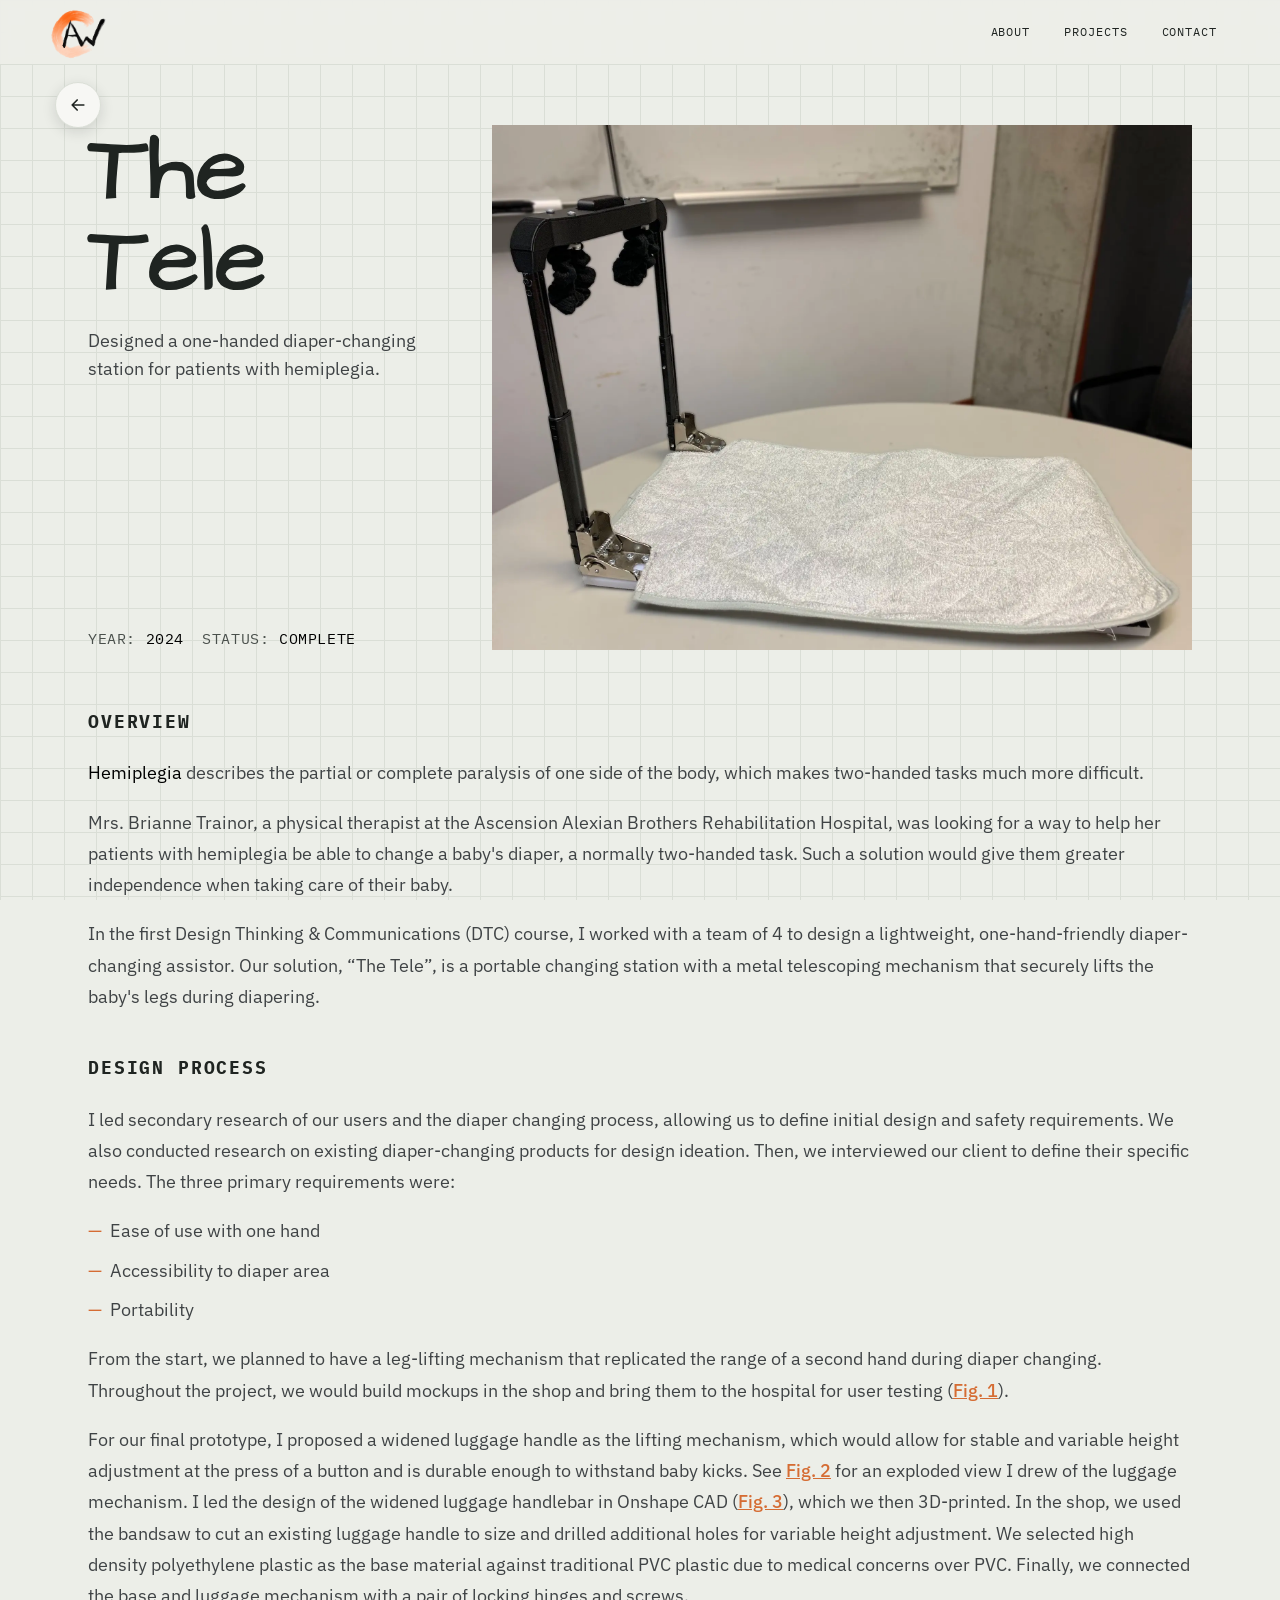
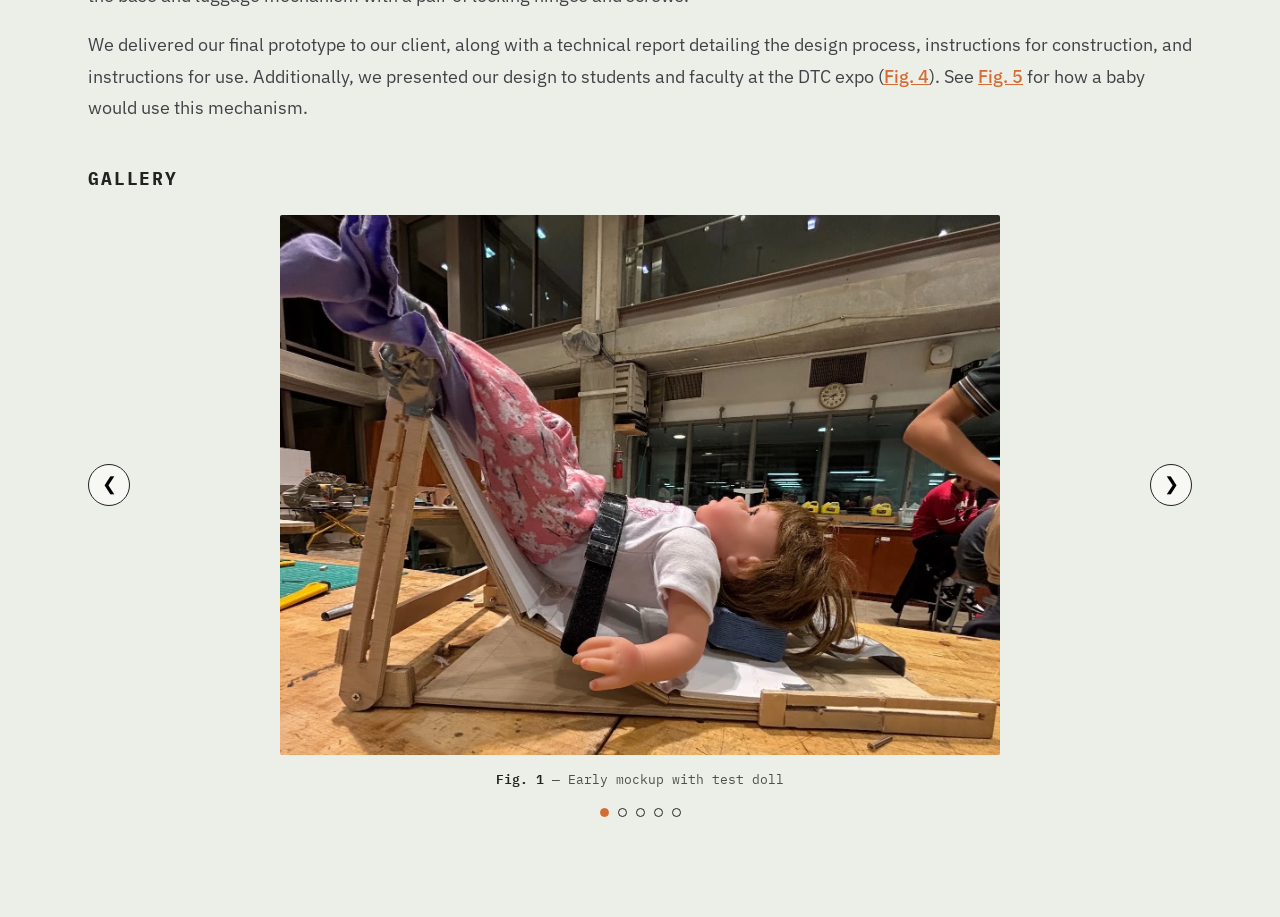
<file: dtc-project.html>
<!DOCTYPE html>
<html lang="en">
<head>
<meta charset="UTF-8">
<meta name="viewport" content="width=device-width, initial-scale=1.0">
<title>The Tele — DTC Project — Alexander Wan</title>
<link rel="preconnect" href="https://fonts.googleapis.com">
<link rel="preconnect" href="https://fonts.gstatic.com" crossorigin>
<link href="https://fonts.googleapis.com/css2?family=Space+Grotesk:wght@600&family=IBM+Plex+Sans:wght@400;500;600&family=IBM+Plex+Mono:wght@400;500;600&family=Architects+Daughter&display=swap" rel="stylesheet">
<link rel="stylesheet" href="style.css">
<style>
  /* No rule under section headers */
  .report-subhead { border-bottom: none; padding-bottom: 0; }

  /* Bold "Fig. N" in captions */
  .carousel-caption strong { font-weight: 600; color: var(--ink); }
</style>
</head>
<body>

<header>
  <nav class="wrap">
    <a href="index.html#top" class="nav-mark"><img src="Images/Logo-NoBackground.webp" alt="Logo"></a>
    
    <div class="nav-tabs">
      <a href="index.html#about">About</a>
      <a href="index.html#projects">Projects</a>
      <a href="index.html#contact">Contact</a>
    </div>
  </nav>
</header>

<!-- Floating exit button: stays on screen while scrolling; opens with its label, then collapses to the icon -->
<a class="exit-fab is-open" href="index.html#the-tele" aria-label="Back to projects">
  <span class="exit-fab-icon" aria-hidden="true">
    <svg viewBox="0 0 24 24"><path d="M19 12H5M11 6l-6 6 6 6"/></svg>
  </span>
  <span class="exit-fab-label" aria-hidden="true">Back to projects</span>
</a>

<!-- ============ DTC FULL REPORT ============ -->
<section id="dtc-report" class="wrap">

  <div class="report-header">
    <div class="report-header-text">
      <div>
        <!-- <span class="label">Full Report</span> -->
        <h2 class="report-title">The Tele</h2>
        <p class="report-subtitle">Designed a one-handed diaper-changing station for patients with hemiplegia.</p>
      </div>

      <div class="sheet-meta" style="margin-top: 14px;">
        <span>Year: <span class="hl-black">2024</span></span>
        <span>Status: <span class="hl-black">Complete</span></span>
      </div>
    </div>

    <div class="report-header-photo">
      <img src = "Images/DTC1/The_Tele.webp" alt = "The Tele">
    </div>
  </div>

  <div class="report-body">

    <h3 class="report-subhead">Overview</h3>
    <p><span class="hl-black">Hemiplegia</span> describes the partial or complete paralysis of one side of the body, which makes two-handed tasks much more difficult.</p>
    <p>Mrs. Brianne Trainor, a physical therapist at the Ascension Alexian Brothers Rehabilitation Hospital, was looking for a way to help her patients with hemiplegia be able to change a baby's diaper, a normally two-handed task. Such a solution would give them greater independence when taking care of their baby.</p>
    <p>In the first Design Thinking &amp; Communications (DTC) course, I worked with a team of 4 to design a lightweight, one-hand-friendly diaper-changing assistor. Our solution, &ldquo;The Tele&rdquo;, is a portable changing station with a metal telescoping mechanism that securely lifts the baby's legs during diapering.</p>

    <h3 class="report-subhead">Design Process</h3>
    <p>I led secondary research of our users and the diaper changing process, allowing us to define initial design and safety requirements. We also conducted research on existing diaper-changing products for design ideation. Then, we interviewed our client to define their specific needs. The three primary requirements were:</p>
    <ul class="report-list">
      <li>Ease of use with one hand</li>
      <li>Accessibility to diaper area</li>
      <li>Portability</li>
    </ul>
    <p>From the start, we planned to have a leg-lifting mechanism that replicated the range of a second hand during diaper changing. Throughout the project, we would build mockups in the shop and bring them to the hospital for user testing (<span class="figure-link" onclick="goToFigure(0)">Fig. 1</span>).</p>
    <p>For our final prototype, I proposed a widened luggage handle as the lifting mechanism, which would allow for stable and variable height adjustment at the press of a button and is durable enough to withstand baby kicks. See <span class="figure-link" onclick="goToFigure(1)">Fig. 2</span> for an exploded view I drew of the luggage mechanism.
      I led the design of the widened luggage handlebar in Onshape CAD (<span class="figure-link" onclick="goToFigure(2)">Fig. 3</span>), which we then 3D-printed. In the shop, we used the bandsaw to cut an existing luggage handle to size and drilled additional holes for variable height adjustment. We selected high density polyethylene plastic as the base material against traditional PVC plastic due to medical concerns over PVC. Finally, we connected the base and luggage mechanism with a pair of locking hinges and screws.</p>
    <p>We delivered our final prototype to our client, along with a technical report detailing the design process, instructions for construction, and instructions for use. Additionally, we presented our design to students and faculty at the DTC expo (<span class="figure-link" onclick="goToFigure(3)">Fig. 4</span>). See <span class="figure-link" onclick="goToFigure(4)">Fig. 5</span> for how a baby would use this mechanism.</p>

    <h3 class="report-subhead">Gallery</h3>
    <div class="report-carousel" id="dtcCarousel">
      <div class="carousel-frame">
        <button class="carousel-btn carousel-prev" aria-label="Previous image">&#10094;</button>
        <div class="carousel-slides">
          <div class="carousel-slide active" data-caption="Fig. 1 — Early mockup with test doll" style="background:#fff; padding:0;">
            <img src="Images/DTC1/DTC_Mockup.webp" alt="Early mockup of the diaper-changing station with a test doll" style="width:100%; height:100%; object-fit:cover;">
          </div>
          <div class="carousel-slide" data-caption="Fig. 2 — Exploded view of the mechanism" style="background:#fff; padding:0;">
            <img src="Images/DTC1/Tele_Exploded_View.jpg" alt="Hand-drawn exploded view of the luggage handle mechanism" style="width:100%; height:100%; object-fit:contain;">
          </div>
          <div class="carousel-slide" data-caption="Fig. 3 — Onshape CAD model" style="background:#fff; padding:0;">
            <img src="Images/DTC1/Tele_Handle_CAD.webp" alt="Onshape CAD exploded view of the widened handlebar">
          </div>
          <div class="carousel-slide" data-caption="Fig. 4 — Poster for DTC expo" style="background:#fff; padding:0;">
            <img src="Images/DTC1/DTC_Final_Poster.webp" alt="DTC Design Fair poster for The Tele">
          </div>
          <div class="carousel-slide" data-caption="Fig. 5 — Test doll using luggage handle mechanism" style="background:#fff; padding:0;">
            <img src="Images/DTC1/Tele_w_baby.webp" alt="Test doll with legs held by The Tele">
          </div>
        </div>
        <button class="carousel-btn carousel-next" aria-label="Next image">&#10095;</button>
      </div>
      <p class="carousel-caption" id="dtcCarouselCaption"><strong>Fig. 1</strong> — Early mockup with test doll</p>
      <div class="carousel-dots" id="dtcCarouselDots"></div>
    </div>

  </div>
</section>



<script>
(function() {
  var root = document.getElementById('dtcCarousel');
  if (!root) return;
  var slides = Array.prototype.slice.call(root.querySelectorAll('.carousel-slide'));
  var dotsWrap = document.getElementById('dtcCarouselDots');
  var captionEl = document.getElementById('dtcCarouselCaption');

    function setCaption(text) {
      captionEl.innerHTML = text.replace(/^(Fig\. \d+)/, '<strong>$1</strong>');
    }
  var current = 0;

  slides.forEach(function(slide, i) {
    var dot = document.createElement('button');
    dot.className = 'dot' + (i === 0 ? ' active' : '');
    dot.setAttribute('aria-label', 'Go to image ' + (i + 1) + ' of ' + slides.length);
    dot.addEventListener('click', function() { goTo(i); });
    dotsWrap.appendChild(dot);
  });

  function goTo(i) {
    slides[current].classList.remove('active');
    dotsWrap.children[current].classList.remove('active');
    current = (i + slides.length) % slides.length;
    slides[current].classList.add('active');
    dotsWrap.children[current].classList.add('active');
    setCaption(slides[current].getAttribute('data-caption'));
  }

  // Make the carousel accessible from Fig. X links in the report
  window.goToFigure = function(i) {
    goTo(i);
    root.scrollIntoView({ behavior: 'smooth', block: 'center' });
  };

  root.querySelector('.carousel-prev').addEventListener('click', function() { goTo(current - 1); });
  root.querySelector('.carousel-next').addEventListener('click', function() { goTo(current + 1); });

  setCaption(slides[0].getAttribute('data-caption'));
})();
</script>
<script>
// Exit button: show the full "Back to all projects" label first, then shrink to the arrow
// and slide it under the nav logo.
(function() {
  var fab = document.querySelector('.exit-fab');
  if (!fab) return;
  var logo = document.querySelector('.nav-mark img');

  // Center the collapsed arrow on the logo's center line.
  function alignToLogo() {
    if (!logo) return;
    var r = logo.getBoundingClientRect();
    if (r.width > 0) fab.style.setProperty('--logo-cx', (r.left + r.width / 2) + 'px');
  }
  alignToLogo();
  if (logo && !logo.complete) logo.addEventListener('load', alignToLogo);
  window.addEventListener('resize', alignToLogo);

  var closed = false;
  function collapse() {
    if (closed) return; closed = true;
    alignToLogo();
    fab.classList.remove('is-open');
  }
  setTimeout(collapse, 0); // safety net
  var ready = (document.fonts && document.fonts.ready) ? document.fonts.ready : Promise.resolve();
  ready.then(function() { setTimeout(collapse, 0); });   // starts counting once the page has faded in
})();
</script>
<script src="lightbox.js" defer></script>
</body>
</html>
</file>
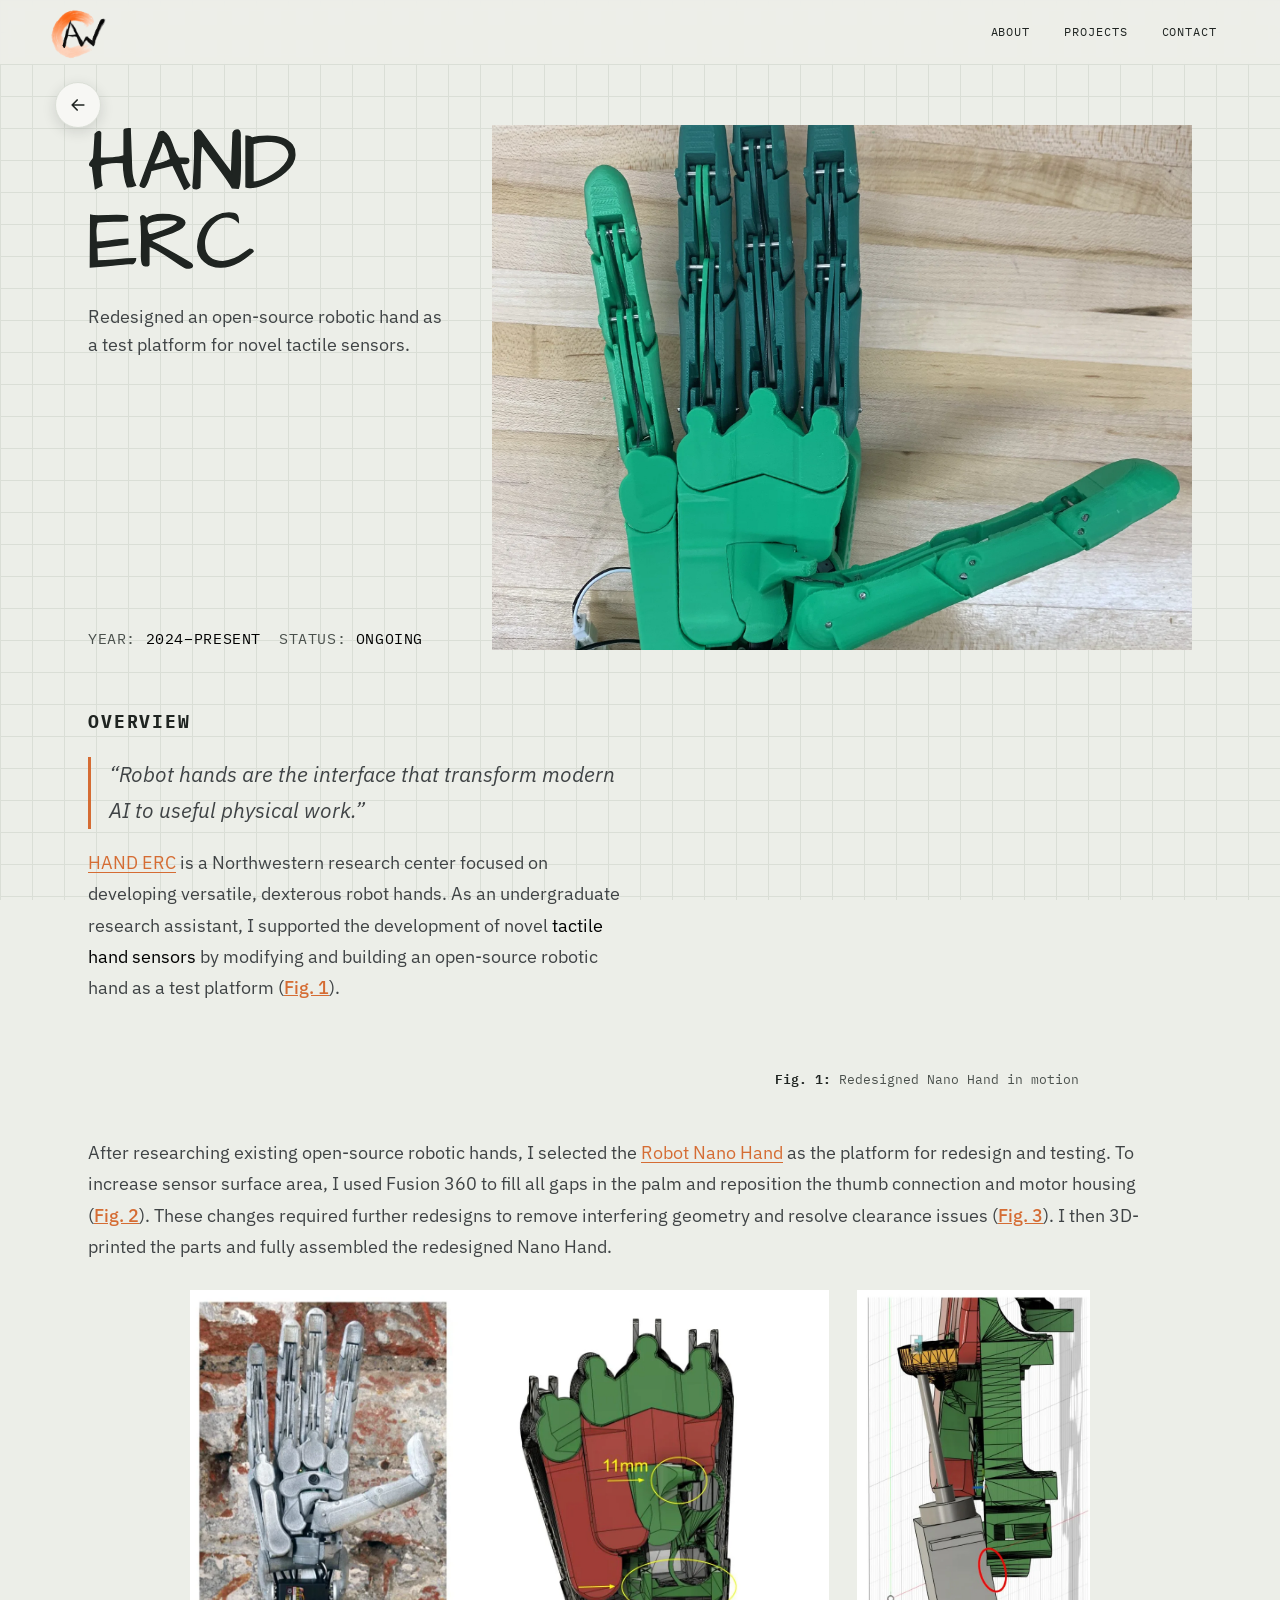
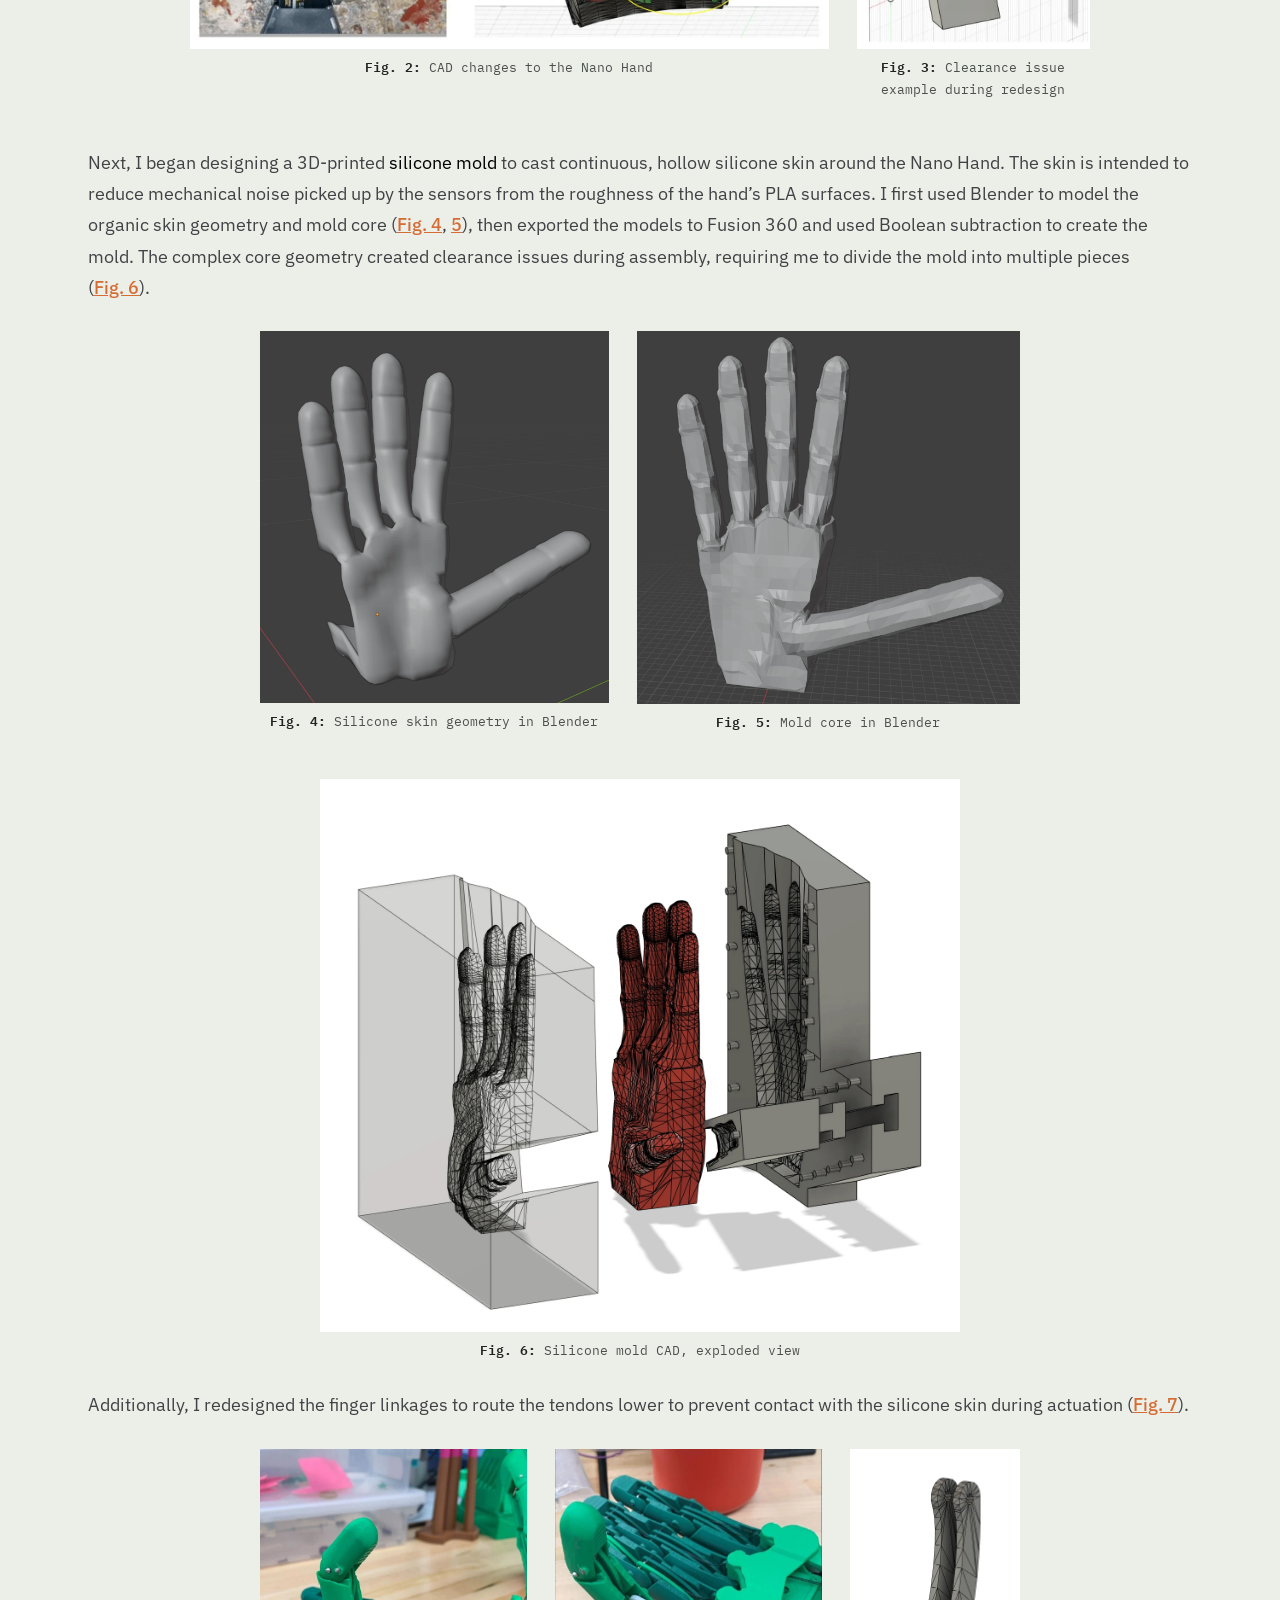
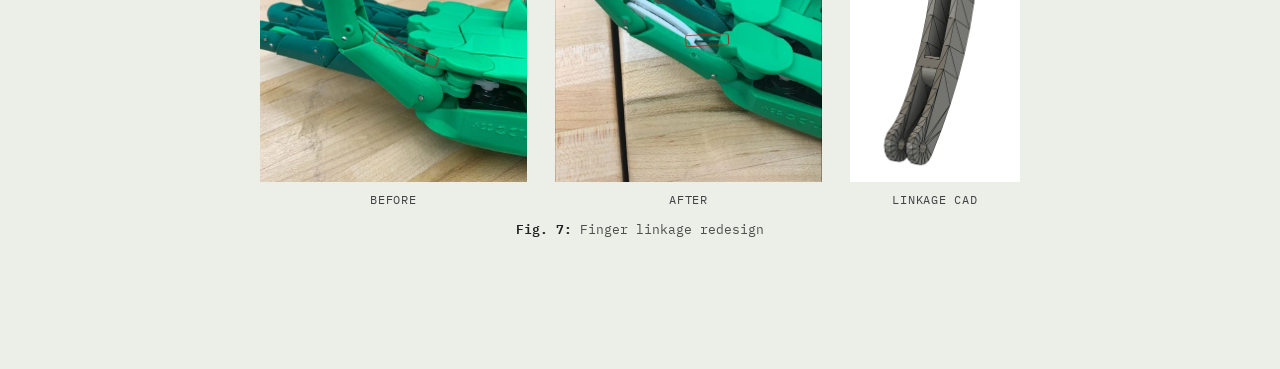
<file: hand-erc-project.html>
<!DOCTYPE html>
<html lang="en">
<head>
<meta charset="UTF-8">
<meta name="viewport" content="width=device-width, initial-scale=1.0">
<title>HAND ERC — Project — Alexander Wan</title>
<link rel="preconnect" href="https://fonts.googleapis.com">
<link rel="preconnect" href="https://fonts.gstatic.com" crossorigin>
<link href="https://fonts.googleapis.com/css2?family=Space+Grotesk:wght@600&family=IBM+Plex+Sans:wght@400;500;600&family=IBM+Plex+Mono:wght@400;500&family=Architects+Daughter&display=swap" rel="stylesheet">
<link rel="stylesheet" href="style.css">
<style>
  /* Additions for this page only (kept here so style.css stays untouched).
     If you'd rather, move these into style.css next to the other .report-* rules. */
  .report-title.long { font-size: clamp(2.8rem, 6.5vw, 5.6rem); line-height: 0.95; }

  /* Text on the left, media (carousel / video) on the right */
  .report-split { display: flex; gap: 40px; align-items: flex-start; }
  .report-split-text { flex: 1 1 0; min-width: 0; }
  .report-split .report-carousel,
  .report-split .report-media { flex: 0 0 48%; min-width: 0; margin-top: 0; }

  /* Single video / image frame, styled like the carousel frame */
  .report-media-frame {
    aspect-ratio: 4/3; border: 1px solid var(--ink); border-radius: var(--radius); overflow: hidden;
    display: flex; align-items: center; justify-content: center; text-align: center; padding: 12px;
    background: repeating-linear-gradient(45deg, #E4E5DF, #E4E5DF 10px, #DBDCD5 10px, #DBDCD5 20px);
  }
  .report-media-frame img,
  .report-media-frame video { max-width: 100%; max-height: 100%; object-fit: contain; display: block; }

  .report-quote {
    margin: 0 0 22px; padding-left: 18px; border-left: 3px solid var(--orange);
    font-size: 1.15em; font-style: italic;
  }
  .report-body a.text-link { color: var(--orange); text-decoration: underline; text-underline-offset: 3px; }

  @media (max-width: 900px) {
    .report-split { flex-direction: column; gap: 20px; }
    .report-split .report-carousel,
    .report-split .report-media { flex: 1 1 auto; width: 100%; }
  }


  /* Figures */
  .report-figrow { display: flex; gap: 28px; align-items: flex-start; margin: 28px auto; max-width: 760px; }
  .report-figrow.wide { max-width: 900px; }
  .report-figrow .report-fig { min-width: 0; }
  .report-fig.narrow { max-width: 560px; margin: 28px auto; }
  .report-fig.mid { max-width: 640px; margin: 28px auto; }
  .report-fig.triple { max-width: 760px; margin: 28px auto; }
  .fig-frame { overflow: hidden; }
  .fig-frame img { width: 100%; height: auto; display: block; }
  .fig-row { display: flex; gap: 28px; align-items: flex-start; }
  .fig-row > div { min-width: 0; }
  .ba-label { display: block; text-align: center; margin-top: 8px; font-family: 'IBM Plex Mono', monospace; font-size: 0.75rem; text-transform: uppercase; letter-spacing: 0.06em; }
  .report-fig .carousel-caption { margin-top: 8px; text-align: center; }
  .carousel-caption strong { font-weight: 600; color: var(--ink); }
  .report-split .report-media .carousel-caption { text-align: center; }

  /* Bare video embed: no frame, border or background */
  .video-frame { width: 100%; aspect-ratio: 16/9; }
  .video-frame iframe { width: 100%; height: 100%; border: 0; display: block; }

  @media (max-width: 700px) {
    .report-figrow, .fig-row { flex-direction: column; gap: 24px; }
    .report-figrow .report-fig, .fig-row > div { flex: 1 1 auto !important; width: 100%; }
  }

  /* Hero photo fills its frame edge to edge (flush with the right margin); crop is centred on the hand */
  .report-header-photo img { object-fit: cover; object-position: 50% 30%; }

  /* No rule under section headers */
  .report-subhead { border-bottom: none; padding-bottom: 0; }
</style>
</head>
<body>

<header>
  <nav class="wrap">
    <a href="index.html#top" class="nav-mark"><img src="Images/Logo-NoBackground.webp" alt="Logo"></a>

    <div class="nav-tabs">
      <a href="index.html#about">About</a>
      <a href="index.html#projects">Projects</a>
      <a href="index.html#contact">Contact</a>
    </div>
  </nav>
</header>

<!-- Floating exit button: stays on screen while scrolling; opens with its label, then collapses to the icon -->
<a class="exit-fab is-open" href="index.html#hand-erc" aria-label="Back to projects">
  <span class="exit-fab-icon" aria-hidden="true">
    <svg viewBox="0 0 24 24"><path d="M19 12H5M11 6l-6 6 6 6"/></svg>
  </span>
  <span class="exit-fab-label" aria-hidden="true">Back to projects</span>
</a>

<!-- ============ HAND ERC FULL REPORT ============ -->
<!-- id stays "dtc-report" so the existing #dtc-report padding/scroll rules in style.css apply -->
<section id="dtc-report" class="wrap">

  <div class="report-header">
    <div class="report-header-text">
      <div>
        <h2 class="report-title long">HAND ERC</h2>
        <p class="report-subtitle">Redesigned an open-source robotic hand as a test platform for novel tactile sensors.</p>
      </div>

      <div class="sheet-meta" style="margin-top: 14px;">
        <span>Year: <span class="hl-black">2024&ndash;Present</span></span>
        <span>Status: <span class="hl-black">Ongoing</span></span>
      </div>
    </div>

    <div class="report-header-photo">
      <img src="Images/HANDERC/RedesignedNanoHand.webp" alt="Redesigned Nano Hand">
    </div>
  </div>

  <div class="report-body">

    <h3 class="report-subhead">Overview</h3>
    <div class="report-split">
      <div class="report-split-text">
        <p class="report-quote">&ldquo;Robot hands are the interface that transform modern AI to useful physical work.&rdquo;</p>
        <p><a class="text-link" href="https://hand-erc.org/" target="_blank" rel="noopener">HAND ERC</a> is a Northwestern research center focused on developing versatile, dexterous robot hands. As an undergraduate research assistant, I supported the development of novel <span class="hl-black">tactile hand sensors</span> by modifying and building an open-source robotic hand as a test platform (<a class="figure-link" href="#fig-1">Fig.&nbsp;1</a>).</p>
      </div>

      <div class="report-media" id="fig-1">
        <div class="video-frame">
          <iframe src="https://www.youtube.com/embed/kCV66GzrXGE" title="Redesigned Nano Hand wiggling" loading="lazy" allow="accelerometer; encrypted-media; picture-in-picture; fullscreen" allowfullscreen></iframe>
        </div>
        <p class="carousel-caption"><strong>Fig. 1:</strong> Redesigned Nano Hand in motion</p>
      </div>
    </div>

    <p style="margin-top: 28px;">After researching existing open-source robotic hands, I selected the <a class="text-link" href="https://robotnanohand.com/" target="_blank" rel="noopener">Robot Nano Hand</a> as the platform for redesign and testing. To increase sensor surface area, I used Fusion 360 to fill all gaps in the palm and reposition the thumb connection and motor housing (<a class="figure-link" href="#fig-2">Fig.&nbsp;2</a>). These changes required further redesigns to remove interfering geometry and resolve clearance issues (<a class="figure-link" href="#fig-3">Fig.&nbsp;3</a>). I then 3D-printed the parts and fully assembled the redesigned Nano Hand.</p>

    <div class="report-figrow wide">
      <div class="report-fig" id="fig-2" style="flex: 1.778 1 0;">
        <div class="fig-frame"><img src="Images/HANDERC/HandCADChanges.webp" alt="Original Nano Hand next to the CAD model, with the palm gaps and 11mm thumb offset highlighted" width="1440" height="810"></div>
        <p class="carousel-caption"><strong>Fig. 2:</strong> CAD changes to the Nano Hand</p>
      </div>
      <div class="report-fig" id="fig-3" style="flex: 0.65 1 0;">
        <div class="fig-frame"><img src="Images/HANDERC/HandClearanceIssues.webp" alt="CAD side view with a red circle marking a clearance issue" width="624" height="960"></div>
        <p class="carousel-caption"><strong>Fig. 3:</strong> Clearance issue example during redesign</p>
      </div>
    </div>

    <p>Next, I began designing a 3D-printed <span class="hl-black">silicone mold</span> to cast continuous, hollow silicone skin around the Nano Hand. The skin is intended to reduce mechanical noise picked up by the sensors from the roughness of the hand&rsquo;s PLA surfaces. I first used Blender to model the organic skin geometry and mold core (<a class="figure-link" href="#fig-4">Fig.&nbsp;4</a>, <a class="figure-link" href="#fig-5">5</a>), then exported the models to Fusion 360 and used Boolean subtraction to create the mold. The complex core geometry created clearance issues during assembly, requiring me to divide the mold into multiple pieces (<a class="figure-link" href="#fig-6">Fig.&nbsp;6</a>).</p>

    <div class="report-figrow">
      <div class="report-fig" id="fig-4" style="flex: 0.936 1 0;">
        <div class="fig-frame"><img src="Images/HANDERC/SiliconeSkin.webp" alt="Blender model of the smooth silicone skin geometry" width="1266" height="1352"></div>
        <p class="carousel-caption"><strong>Fig. 4:</strong> Silicone skin geometry in Blender</p>
      </div>
      <div class="report-fig" id="fig-5" style="flex: 1.03 1 0;">
        <div class="fig-frame"><img src="Images/HANDERC/MoldCore.webp" alt="Blender model of the faceted mold core" width="1308" height="1270"></div>
        <p class="carousel-caption"><strong>Fig. 5:</strong> Mold core in Blender</p>
      </div>
    </div>

    <div class="report-fig mid" id="fig-6">
      <div class="fig-frame"><img src="Images/HANDERC/SiliconeMoldCAD.webp" alt="Exploded view of the multi-piece silicone mold CAD around the hand core" width="1502" height="1296"></div>
      <p class="carousel-caption"><strong>Fig. 6:</strong> Silicone mold CAD, exploded view</p>
    </div>

    <p>Additionally, I redesigned the finger linkages to route the tendons lower to prevent contact with the silicone skin during actuation (<a class="figure-link" href="#fig-7">Fig.&nbsp;7</a>).</p>

    <div class="report-fig triple" id="fig-7">
      <div class="fig-row">
        <div style="flex: 0.8 1 0;">
          <div class="fig-frame"><img src="Images/HANDERC/TendonBefore.webp" alt="Before: tendon routed high along the finger, with the contact area boxed in red" width="768" height="960"></div>
          <span class="ba-label">Before</span>
        </div>
        <div style="flex: 0.8 1 0;">
          <div class="fig-frame"><img src="Images/HANDERC/TendonAfter.webp" alt="After: tendon routed lower inside the finger" width="768" height="960"></div>
          <span class="ba-label">After</span>
        </div>
        <div style="flex: 0.51 1 0;">
          <div class="fig-frame"><img src="Images/HANDERC/LinkageCAD.webp" alt="CAD of the redesigned finger linkage" width="688" height="1350"></div>
          <span class="ba-label">Linkage CAD</span>
        </div>
      </div>
      <p class="carousel-caption"><strong>Fig. 7:</strong> Finger linkage redesign</p>
    </div>

  </div>
</section>

<script>
// Exit button: show the full "Back to all projects" label first, then shrink to the arrow
// and slide it under the nav logo.
(function() {
  var fab = document.querySelector('.exit-fab');
  if (!fab) return;
  var logo = document.querySelector('.nav-mark img');

  // Center the collapsed arrow on the logo's center line.
  function alignToLogo() {
    if (!logo) return;
    var r = logo.getBoundingClientRect();
    if (r.width > 0) fab.style.setProperty('--logo-cx', (r.left + r.width / 2) + 'px');
  }
  alignToLogo();
  if (logo && !logo.complete) logo.addEventListener('load', alignToLogo);
  window.addEventListener('resize', alignToLogo);

  var closed = false;
  function collapse() {
    if (closed) return; closed = true;
    alignToLogo();
    fab.classList.remove('is-open');
  }
  setTimeout(collapse, 0); // safety net
  var ready = (document.fonts && document.fonts.ready) ? document.fonts.ready : Promise.resolve();
  ready.then(function() { setTimeout(collapse, 0); });   // starts counting once the page has faded in
})();
</script>
<script>
// Fig. links: smooth scroll with the figure centred in the window
(function() {
  Array.prototype.forEach.call(document.querySelectorAll('a.figure-link[href^="#fig-"]'), function(a) {
    a.addEventListener('click', function(e) {
      var target = document.getElementById(a.getAttribute('href').slice(1));
      if (!target) return;
      e.preventDefault();
      target.scrollIntoView({ behavior: 'smooth', block: 'center' });
    });
  });
})();
</script>
<script src="lightbox.js" defer></script>
</body>
</html>
</file>
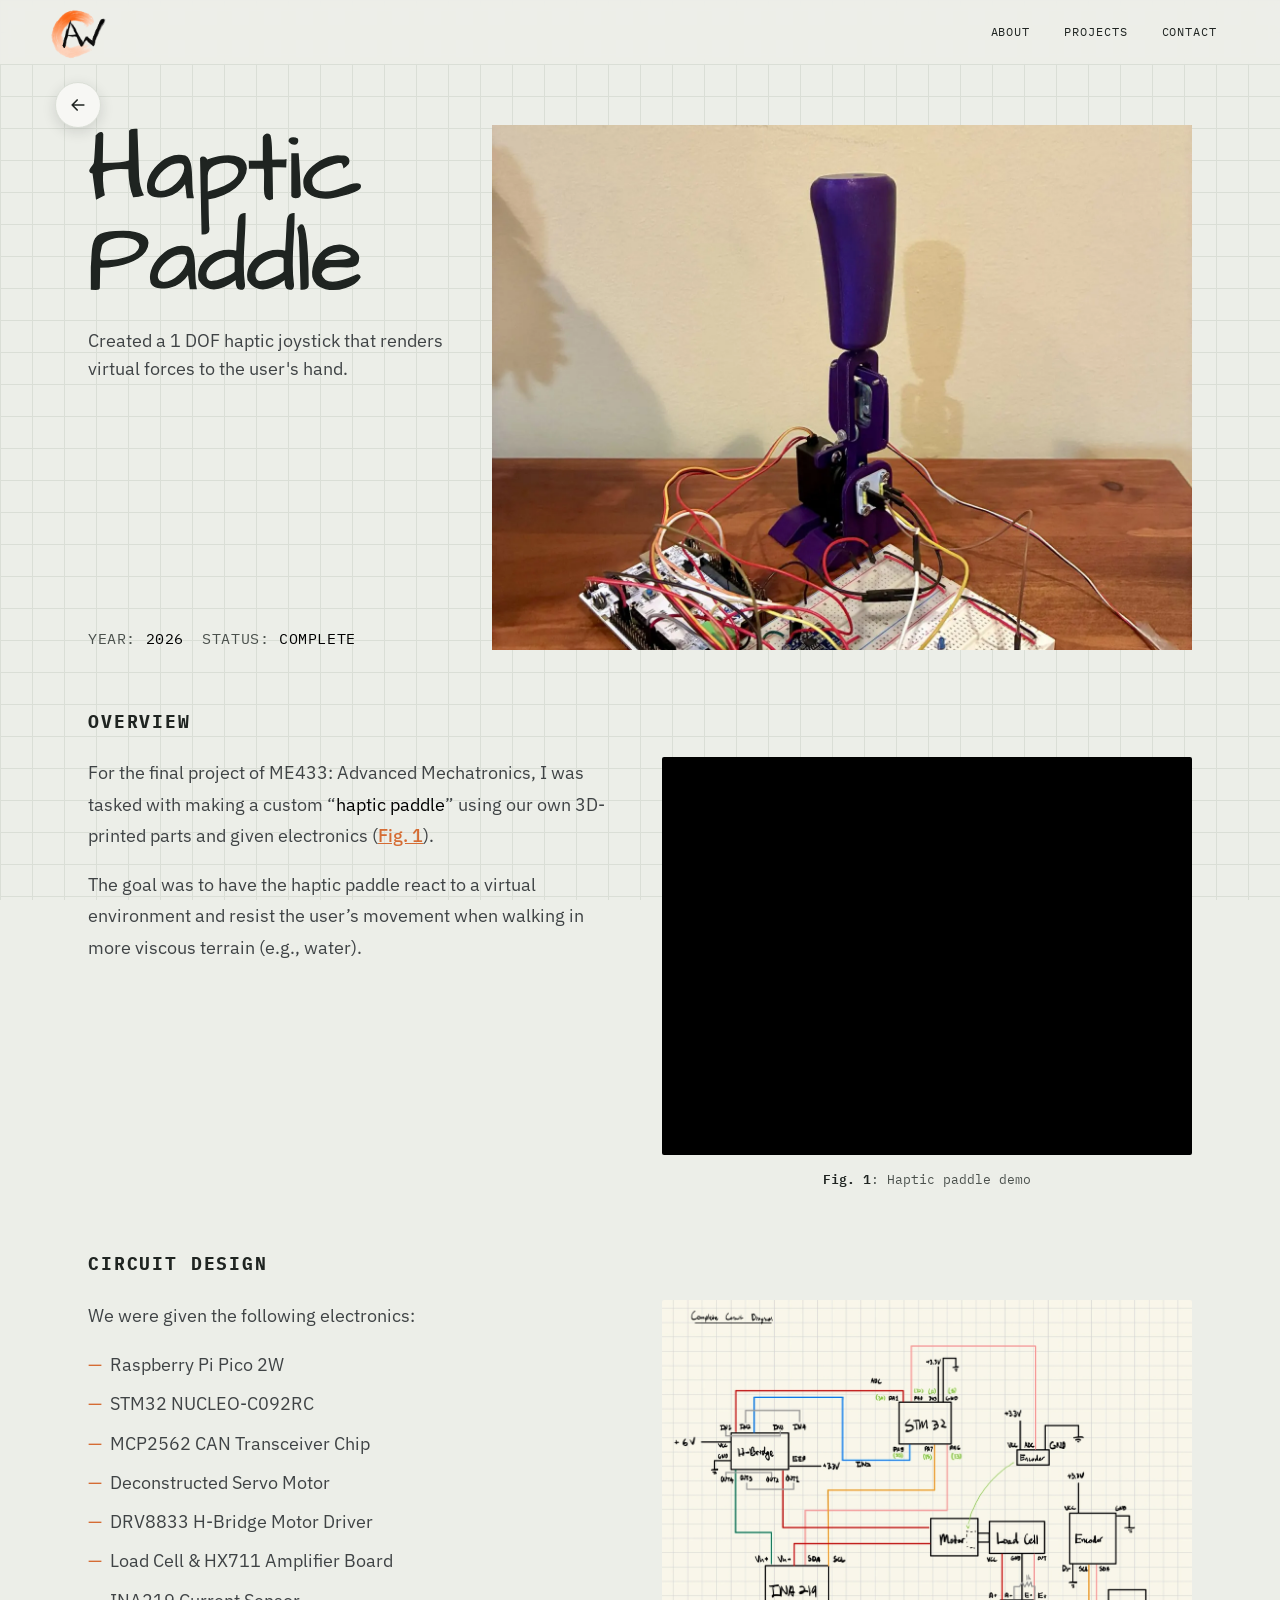
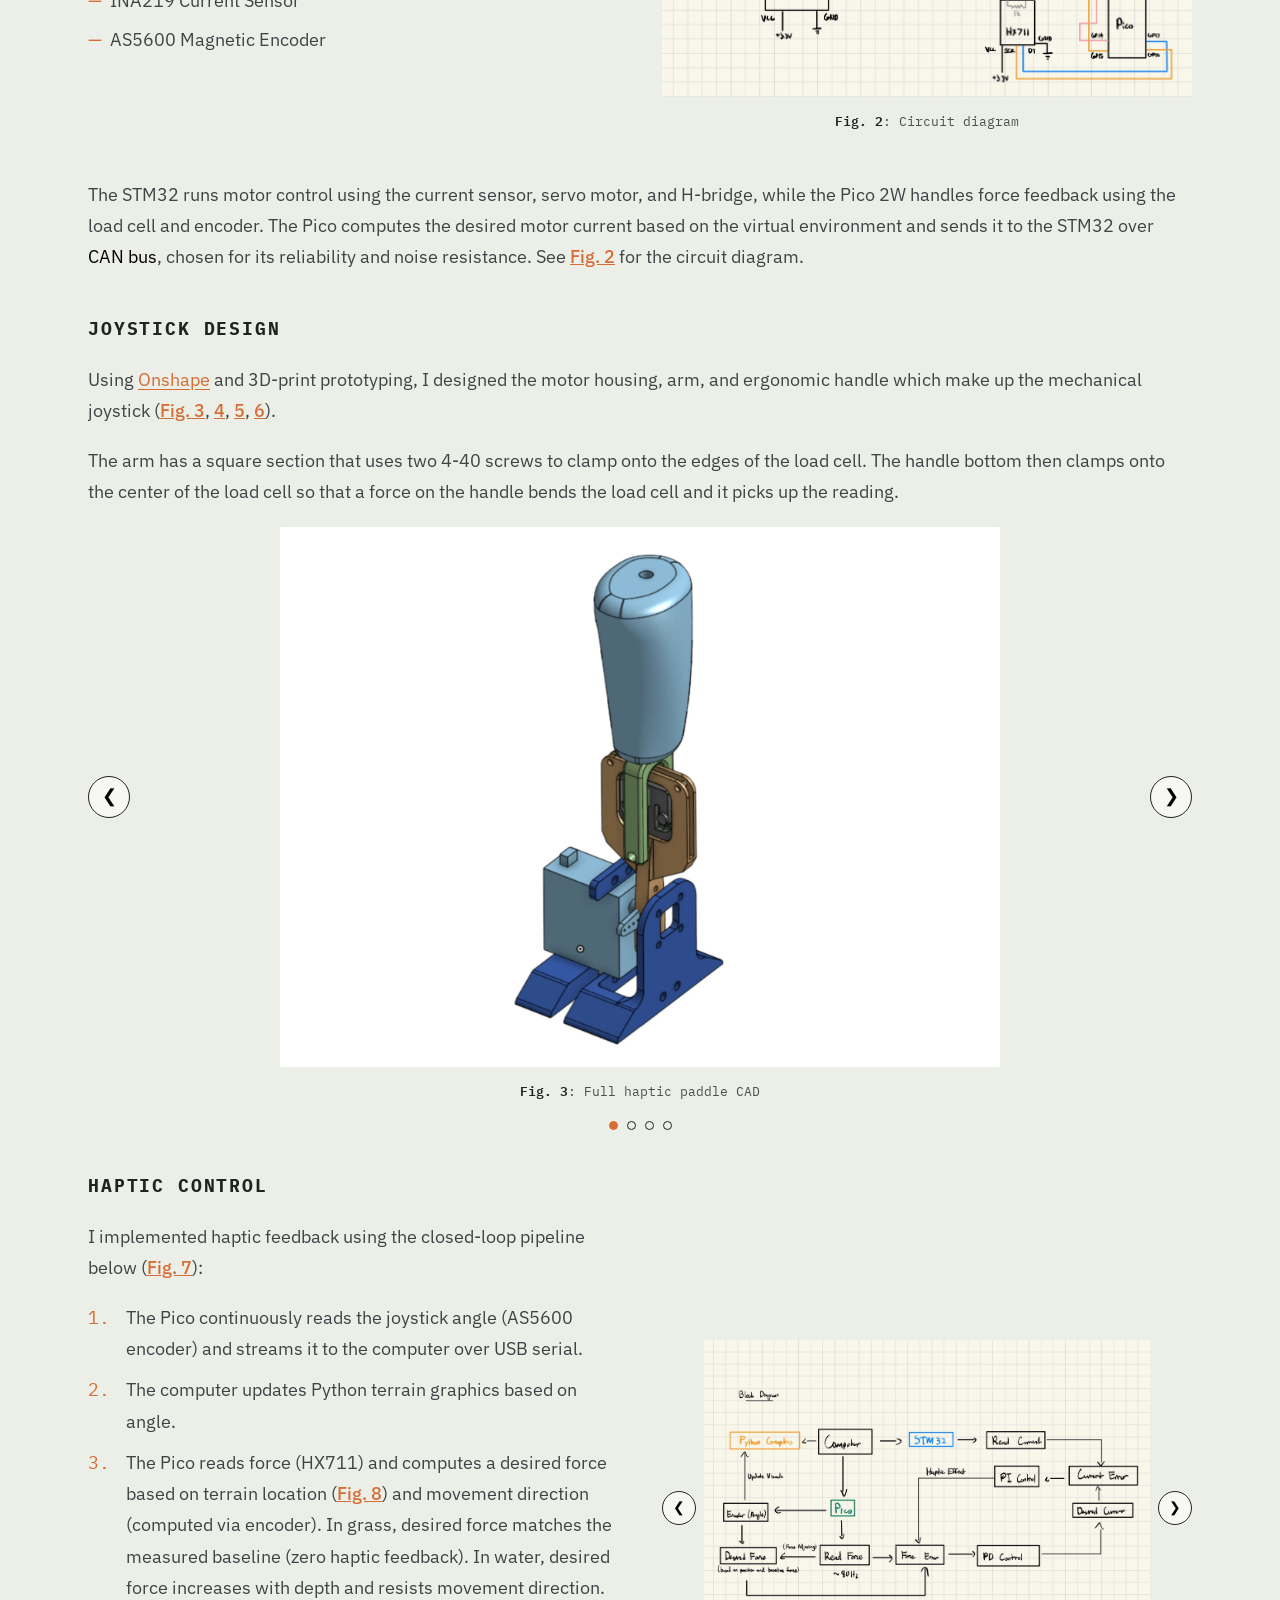
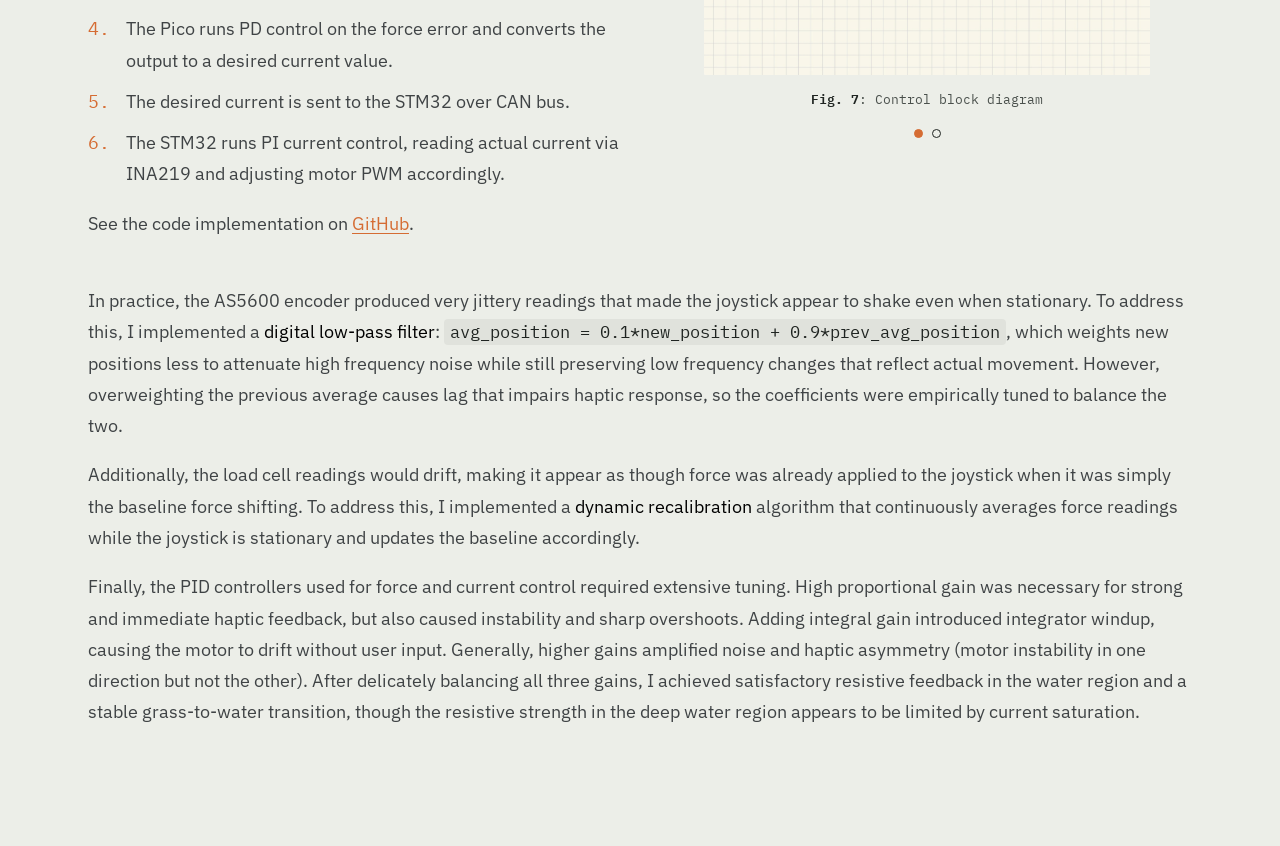
<file: haptic-paddle-project.html>
<!DOCTYPE html>
<html lang="en">
<head>
<meta charset="UTF-8">
<meta name="viewport" content="width=device-width, initial-scale=1.0">
<title>Haptic Paddle — ME433 Project — Alexander Wan</title>
<link rel="preconnect" href="https://fonts.googleapis.com">
<link rel="preconnect" href="https://fonts.gstatic.com" crossorigin>
<link href="https://fonts.googleapis.com/css2?family=Space+Grotesk:wght@600&family=IBM+Plex+Sans:wght@400;500;600&family=IBM+Plex+Mono:wght@400;500;600&family=Architects+Daughter&display=swap" rel="stylesheet">
<link rel="stylesheet" href="style.css">
<style>
  /* Additions for this page only (kept here so style.css stays untouched).
     If you'd rather, move these into style.css next to the other .report-* rules. */
  .report-title.long { font-size: clamp(2.8rem, 6.5vw, 5.6rem); line-height: 0.95; }

  /* Text on the left, media (carousel / video / diagram) on the right */
  .report-split { display: flex; gap: 40px; align-items: flex-start; }
  .report-split-text { flex: 1 1 0; min-width: 0; }
  .report-split .report-carousel,
  .report-split .report-media { flex: 0 0 48%; min-width: 0; margin-top: 0; }
  .report-split.center-media { align-items: center; }
  .report-split .carousel-frame { gap: 8px; }
  .report-split .carousel-btn { width: 34px; height: 34px; font-size: 0.9rem; }

  /* Single video / image frame, styled like the carousel frame */
  .report-media-frame {
    aspect-ratio: 4/3; border: none; border-radius: var(--radius); overflow: hidden;
    display: flex; align-items: center; justify-content: center; text-align: center; padding: 12px;
    background: repeating-linear-gradient(45deg, #E4E5DF, #E4E5DF 10px, #DBDCD5 10px, #DBDCD5 20px);
  }
  .report-media-frame img,
  .report-media-frame video { max-width: 100%; max-height: 100%; object-fit: contain; display: block; }

  /* Numbered steps */
  .report-steps { list-style: none; counter-reset: step; margin: 0 0 18px; padding: 0; }
  .report-steps li { counter-increment: step; position: relative; padding-left: 38px; margin-bottom: 10px; }
  .report-steps li::before {
    content: counter(step) ".";
    position: absolute; left: 0;
    font-family: 'IBM Plex Mono', monospace; color: var(--orange);
  }

  .report-body code {
    font-family: 'IBM Plex Mono', monospace; font-size: 0.9em; color: var(--ink);
    background: rgba(0,0,0,0.05); padding: 2px 6px; border-radius: 4px; overflow-wrap: anywhere;
  }
  .report-body a.text-link { color: var(--orange); text-decoration: underline; text-underline-offset: 3px; }


  @media (max-width: 900px) {
    .report-split { flex-direction: column; gap: 20px; }
    .report-split .report-carousel,
    .report-split .report-media { flex: 1 1 auto; width: 100%; }
  }

  /* No rule under section headers */
  .report-subhead { border-bottom: none; padding-bottom: 0; }

  /* Bold "Fig. N" in captions */
  .carousel-caption strong { font-weight: 600; color: var(--ink); }
</style>
</head>
<body>

<header>
  <nav class="wrap">
    <a href="index.html#top" class="nav-mark"><img src="Images/Logo-NoBackground.webp" alt="Logo"></a>

    <div class="nav-tabs">
      <a href="index.html#about">About</a>
      <a href="index.html#projects">Projects</a>
      <a href="index.html#contact">Contact</a>
    </div>
  </nav>
</header>

<!-- Floating exit button: stays on screen while scrolling; opens with its label, then collapses to the icon -->
<a class="exit-fab is-open" href="index.html#haptic-paddle" aria-label="Back to projects">
  <span class="exit-fab-icon" aria-hidden="true">
    <svg viewBox="0 0 24 24"><path d="M19 12H5M11 6l-6 6 6 6"/></svg>
  </span>
  <span class="exit-fab-label" aria-hidden="true">Back to projects</span>
</a>

<!-- ============ HAPTIC PADDLE FULL REPORT ============ -->
<!-- id stays "dtc-report" so the existing #dtc-report padding/scroll rules in style.css apply -->
<section id="dtc-report" class="wrap">

  <div class="report-header">
    <div class="report-header-text">
      <div>
        <h2 class="report-title">Haptic Paddle</h2>
        <p class="report-subtitle">Created a 1 DOF haptic joystick that renders virtual forces
        to the user's hand.</p>
      </div>

      <div class="sheet-meta" style="margin-top: 14px;">
        <span>Year: <span class="hl-black">2026</span></span>
        <span>Status: <span class="hl-black">Complete</span></span>
      </div>
    </div>

    <div class="report-header-photo">
      <!-- REPLACE with your hero image (photo of the finished paddle) -->
      <img src="Images/HapticPaddle/Haptic_Paddle_Thumbnail.webp" alt="Haptic paddle" style="object-fit:cover; object-position:50% 40%;">
    </div>
  </div>

  <div class="report-body">

    <h3 class="report-subhead">Overview</h3>
    <div class="report-split">
      <div class="report-split-text">
        <p>For the final project of ME433: Advanced Mechatronics, I was tasked with making a custom &ldquo;<span class="hl-black">haptic paddle</span>&rdquo; using our own 3D-printed parts and given electronics (<span class="figure-link" onclick="goToFigure(1)">Fig. 1</span>).</p>
        <p>The goal was to have the haptic paddle react to a virtual environment and resist the user&rsquo;s movement when walking in more viscous terrain (e.g., water).</p>
      </div>

      <div class="report-media" data-fig="1">
        <div class="report-media-frame" style="background:#000; padding:0;">
          <iframe src="https://www.youtube.com/embed/3pnE2DaabFY?rel=0&playsinline=1" title="Haptic paddle demo" style="height:100%; aspect-ratio:9/16; border:0; display:block;" allow="accelerometer; autoplay; clipboard-write; encrypted-media; gyroscope; picture-in-picture; fullscreen" allowfullscreen loading="lazy" referrerpolicy="strict-origin-when-cross-origin"></iframe>
        </div>
        <p class="carousel-caption"><strong>Fig. 1</strong>: Haptic paddle demo</p>
      </div>
    </div>

    <h3 class="report-subhead">Circuit Design</h3>
    <div class="report-split">
      <div class="report-split-text">
        <p>We were given the following electronics:</p>
        <ul class="report-list">
          <li>Raspberry Pi Pico 2W</li>
          <li>STM32 NUCLEO-C092RC</li>
          <li>MCP2562 CAN Transceiver Chip</li>
          <li>Deconstructed Servo Motor</li>
          <li>DRV8833 H-Bridge Motor Driver</li>
          <li>Load Cell &amp; HX711 Amplifier Board</li>
          <li>INA219 Current Sensor</li>
          <li>AS5600 Magnetic Encoder</li>
        </ul>
      </div>

      <div class="report-media" data-fig="2">
        <div class="report-media-frame" style="padding:0;">
          <img src="Images/HapticPaddle/ME_433_Complete_Circuit_Diagram.webp" alt="Hand-drawn complete circuit diagram" loading="lazy" style="width:100%; height:100%; object-fit:cover;">
        </div>
        <p class="carousel-caption"><strong>Fig. 2</strong>: Circuit diagram</p>
      </div>
    </div>

    <p style="margin-top: 28px;">The STM32 runs motor control using the current sensor, servo motor, and H-bridge, while the Pico 2W handles force feedback using the load cell and encoder. The Pico computes the desired motor current based on the virtual environment and sends it to the STM32 over <span class="hl-black">CAN bus</span>, chosen for its reliability and noise resistance. See <span class="figure-link" onclick="goToFigure(2)">Fig. 2</span> for the circuit diagram.</p>

    <h3 class="report-subhead">Joystick Design</h3>
    <p>Using <a class="text-link" href="https://cad.onshape.com/documents/b5ba600aa7072805a1b301a9/w/92b61278067c94e8bb6f7285/e/4415267b2ca438ab2a0db216" target="_blank" rel="noopener">Onshape</a> and 3D-print prototyping, I designed the motor housing, arm, and ergonomic handle which make up the mechanical joystick (<span class="figure-link" onclick="goToFigure(3)">Fig. 3</span>, <span class="figure-link" onclick="goToFigure(4)">4</span>, <span class="figure-link" onclick="goToFigure(5)">5</span>, <span class="figure-link" onclick="goToFigure(6)">6</span>).</p>
    <p>The arm has a square section that uses two 4-40 screws to clamp onto the edges of the load cell. The handle bottom then clamps onto the center of the load cell so that a force on the handle bends the load cell and it picks up the reading.</p>

    <div class="report-carousel">
      <div class="carousel-frame">
        <button class="carousel-btn carousel-prev" aria-label="Previous image">&#10094;</button>
        <div class="carousel-slides">
          <div class="carousel-slide active" data-caption="Fig. 3: Full haptic paddle CAD" style="background:#fff; padding:0;">
            <img src="Images/HapticPaddle/Haptic_Paddle_Full.webp" alt="Full haptic paddle CAD assembly">
          </div>
          <div class="carousel-slide" data-caption="Fig. 4: Motor housing" style="background:#fff; padding:0;">
            <img src="Images/HapticPaddle/Haptic_Paddle_Base.webp" alt="CAD of the motor housing and base" loading="lazy">
          </div>
          <div class="carousel-slide" data-caption="Fig. 5: Arm" style="background:#fff; padding:0;">
            <img src="Images/HapticPaddle/Haptic_Paddle_Arm.webp" alt="CAD of the arm" loading="lazy">
          </div>
          <div class="carousel-slide" data-caption="Fig. 6: Handle" style="background:#fff; padding:0;">
            <img src="Images/HapticPaddle/Haptic_Paddle_Handle.webp" alt="CAD of the ergonomic handle" loading="lazy">
          </div>
        </div>
        <button class="carousel-btn carousel-next" aria-label="Next image">&#10095;</button>
      </div>
      <p class="carousel-caption"></p>
      <div class="carousel-dots"></div>
    </div>

    <h3 class="report-subhead">Haptic Control</h3>
    <div class="report-split center-media">
      <div class="report-split-text">
        <p>I implemented haptic feedback using the closed-loop pipeline below (<span class="figure-link" onclick="goToFigure(7)">Fig. 7</span>):</p>
        <ol class="report-steps">
          <li>The Pico continuously reads the joystick angle (AS5600 encoder) and streams it to the computer over USB serial.</li>
          <li>The computer updates Python terrain graphics based on angle.</li>
          <li>The Pico reads force (HX711) and computes a desired force based on terrain location (<span class="figure-link" onclick="goToFigure(8)">Fig. 8</span>) and movement direction (computed via encoder). In grass, desired force matches the measured baseline (zero haptic feedback). In water, desired force increases with depth and resists movement direction.</li>
          <li>The Pico runs PD control on the force error and converts the output to a desired current value.</li>
          <li>The desired current is sent to the STM32 over CAN bus.</li>
          <li>The STM32 runs PI current control, reading actual current via INA219 and adjusting motor PWM accordingly.</li>
        </ol>
        <p>See the code implementation on <a class="text-link" href="#" target="_blank" rel="noopener"><!-- REPLACE href with your repo URL -->GitHub</a>.</p>
      </div>

      <div class="report-carousel">
        <div class="carousel-frame">
          <button class="carousel-btn carousel-prev" aria-label="Previous image">&#10094;</button>
          <div class="carousel-slides">
            <div class="carousel-slide active" data-caption="Fig. 7: Control block diagram" style="background:#fff; padding:0;">
              <img src="Images/HapticPaddle/ME_433_Block_Diagram.webp" alt="Hand-drawn control block diagram" style="width:100%; height:100%; object-fit:cover; object-position:50% 0%;">
            </div>
            <div class="carousel-slide" data-caption="Fig. 8: Force–displacement curve" style="background:#fff; padding:0;">
              <img src="Images/HapticPaddle/ME_433_F-D_Curve.webp" alt="Hand-drawn force-displacement curve for the land-to-water transition" loading="lazy" style="width:100%; height:100%; object-fit:cover;">
            </div>
          </div>
          <button class="carousel-btn carousel-next" aria-label="Next image">&#10095;</button>
        </div>
        <p class="carousel-caption"></p>
        <div class="carousel-dots"></div>
      </div>
    </div>

    <p style="margin-top: 28px;">In practice, the AS5600 encoder produced very jittery readings that made the joystick appear to shake even when stationary. To address this, I implemented a <span class="hl-black">digital low-pass filter</span>: <code>avg_position = 0.1*new_position + 0.9*prev_avg_position</code>, which weights new positions less to attenuate high frequency noise while still preserving low frequency changes that reflect actual movement. However, overweighting the previous average causes lag that impairs haptic response, so the coefficients were empirically tuned to balance the two.</p>
    <p>Additionally, the load cell readings would drift, making it appear as though force was already applied to the joystick when it was simply the baseline force shifting. To address this, I implemented a <span class="hl-black">dynamic recalibration</span> algorithm that continuously averages force readings while the joystick is stationary and updates the baseline accordingly.</p>
    <p>Finally, the PID controllers used for force and current control required extensive tuning. High proportional gain was necessary for strong and immediate haptic feedback, but also caused instability and sharp overshoots. Adding integral gain introduced integrator windup, causing the motor to drift without user input. Generally, higher gains amplified noise and haptic asymmetry (motor instability in one direction but not the other). After delicately balancing all three gains, I achieved satisfactory resistive feedback in the water region and a stable grass-to-water transition, though the resistive strength in the deep water region appears to be limited by current saturation.</p>

  </div>
</section>

<script>
// Initializes every carousel on the page independently
(function() {
  // Registry so "Fig. N" links in the text can jump to the right figure
  var figures = {};
  function scrollToEl(el) { el.scrollIntoView({ behavior: 'smooth', block: 'center' }); }

  Array.prototype.forEach.call(document.querySelectorAll('.report-media[data-fig]'), function(el) {
    figures[el.getAttribute('data-fig')] = function() { scrollToEl(el); };
  });

  window.goToFigure = function(n) {
    var go = figures[String(n)];
    if (go) go();
  };

  Array.prototype.forEach.call(document.querySelectorAll('.report-carousel'), function(root) {
    var slides = Array.prototype.slice.call(root.querySelectorAll('.carousel-slide'));
    var dotsWrap = root.querySelector('.carousel-dots');
    var captionEl = root.querySelector('.carousel-caption');

    function setCaption(text) {
      captionEl.innerHTML = text.replace(/^(Fig\. \d+)/, '<strong>$1</strong>');
    }
    var current = 0;

    slides.forEach(function(slide, i) {
      var dot = document.createElement('button');
      dot.className = 'dot' + (i === 0 ? ' active' : '');
      dot.setAttribute('aria-label', 'Go to image ' + (i + 1) + ' of ' + slides.length);
      dot.addEventListener('click', function() { goTo(i); });
      dotsWrap.appendChild(dot);
    });

    function goTo(i) {
      slides[current].classList.remove('active');
      dotsWrap.children[current].classList.remove('active');
      current = (i + slides.length) % slides.length;
      slides[current].classList.add('active');
      dotsWrap.children[current].classList.add('active');
      setCaption(slides[current].getAttribute('data-caption'));
    }

    // Register each slide under its figure number (parsed from "Fig. N: ...")
    slides.forEach(function(slide, i) {
      var m = /^Fig\.\s*(\d+)/.exec(slide.getAttribute('data-caption') || '');
      if (m) figures[m[1]] = function() { goTo(i); scrollToEl(root); };
    });

    root.querySelector('.carousel-prev').addEventListener('click', function() { goTo(current - 1); });
    root.querySelector('.carousel-next').addEventListener('click', function() { goTo(current + 1); });

    setCaption(slides[0].getAttribute('data-caption'));
  });
})();
</script>
<script>
(function() {
  var fab = document.querySelector('.exit-fab');
  if (!fab) return;
  var logo = document.querySelector('.nav-mark img');

  // Center the collapsed arrow on the logo's center line.
  function alignToLogo() {
    if (!logo) return;
    var r = logo.getBoundingClientRect();
    if (r.width > 0) fab.style.setProperty('--logo-cx', (r.left + r.width / 2) + 'px');
  }
  alignToLogo();
  if (logo && !logo.complete) logo.addEventListener('load', alignToLogo);
  window.addEventListener('resize', alignToLogo);

  var closed = false;
  function collapse() {
    if (closed) return; closed = true;
    alignToLogo();
    fab.classList.remove('is-open');
  }
  setTimeout(collapse, 0); // safety net
  var ready = (document.fonts && document.fonts.ready) ? document.fonts.ready : Promise.resolve();
  ready.then(function() { setTimeout(collapse, 0); });   // starts counting once the page has faded in
})();
</script>
<script src="lightbox.js" defer></script>
</body>
</html>
</file>
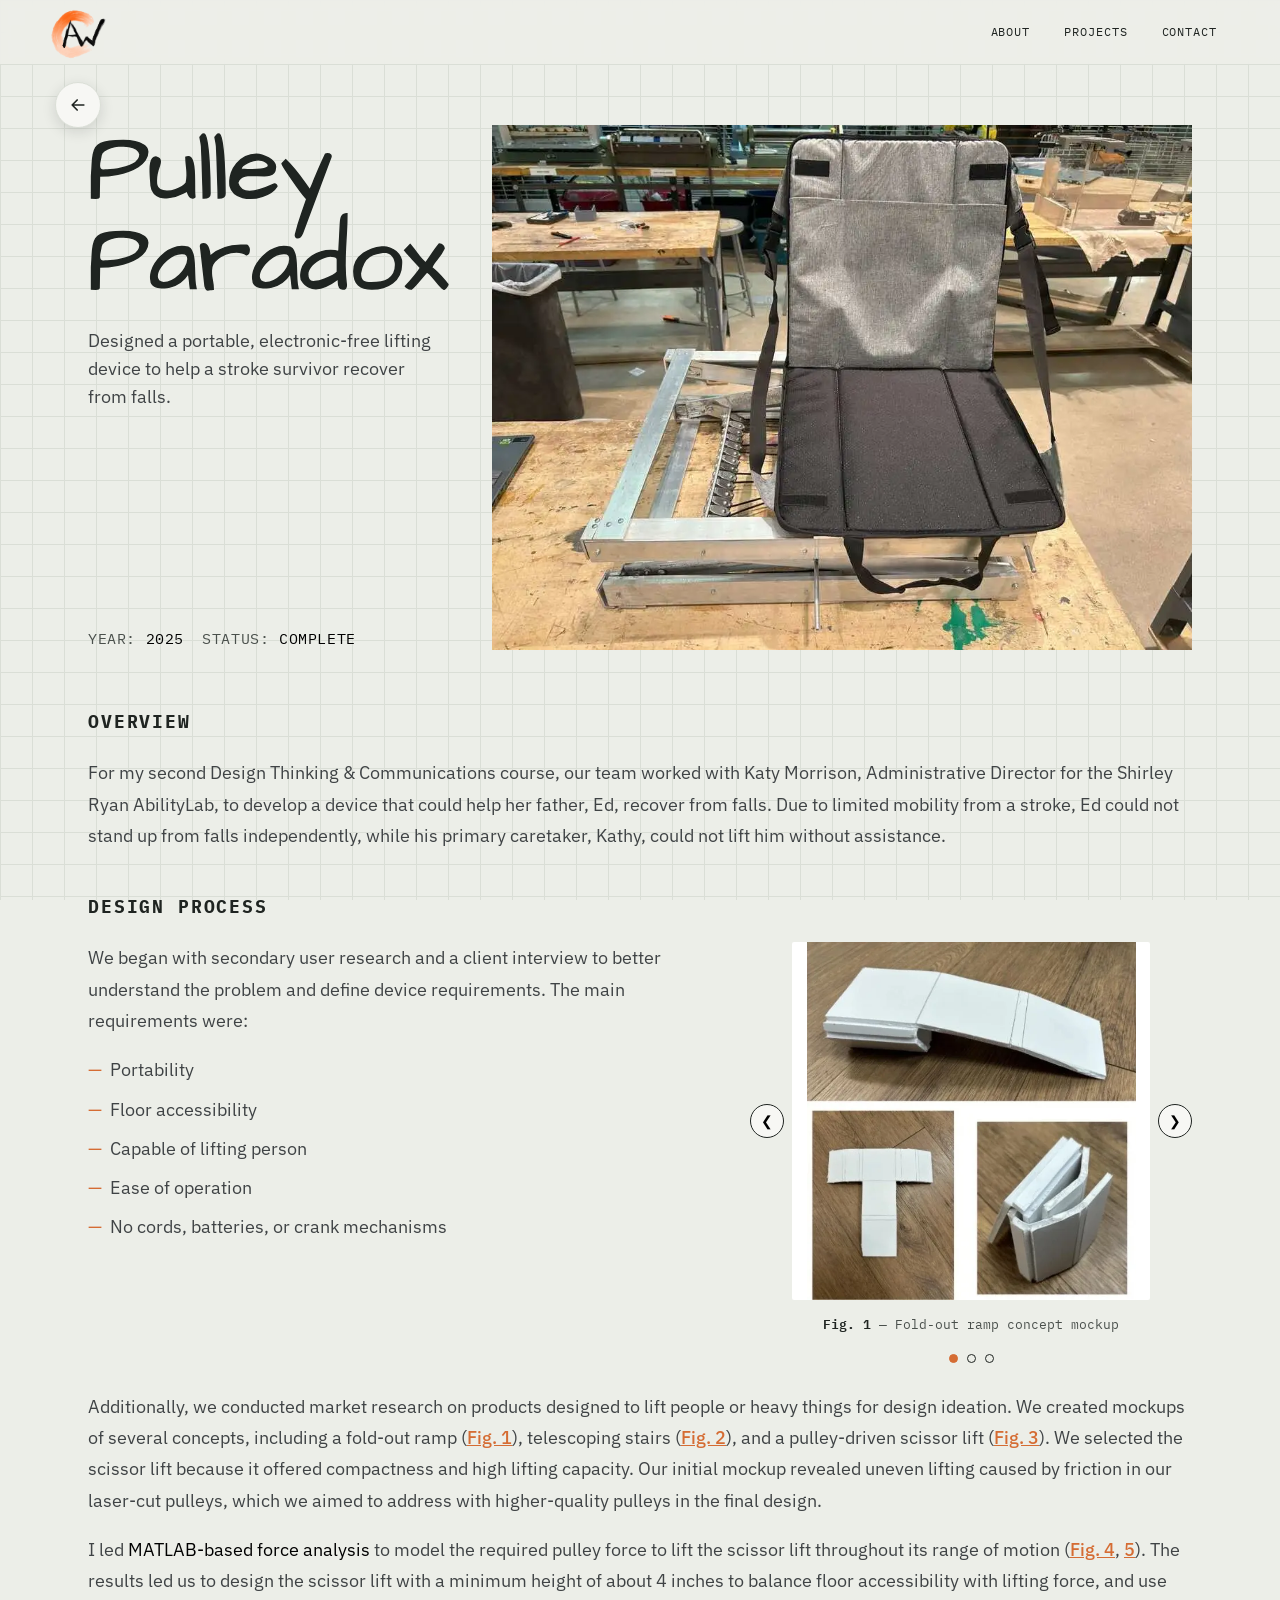
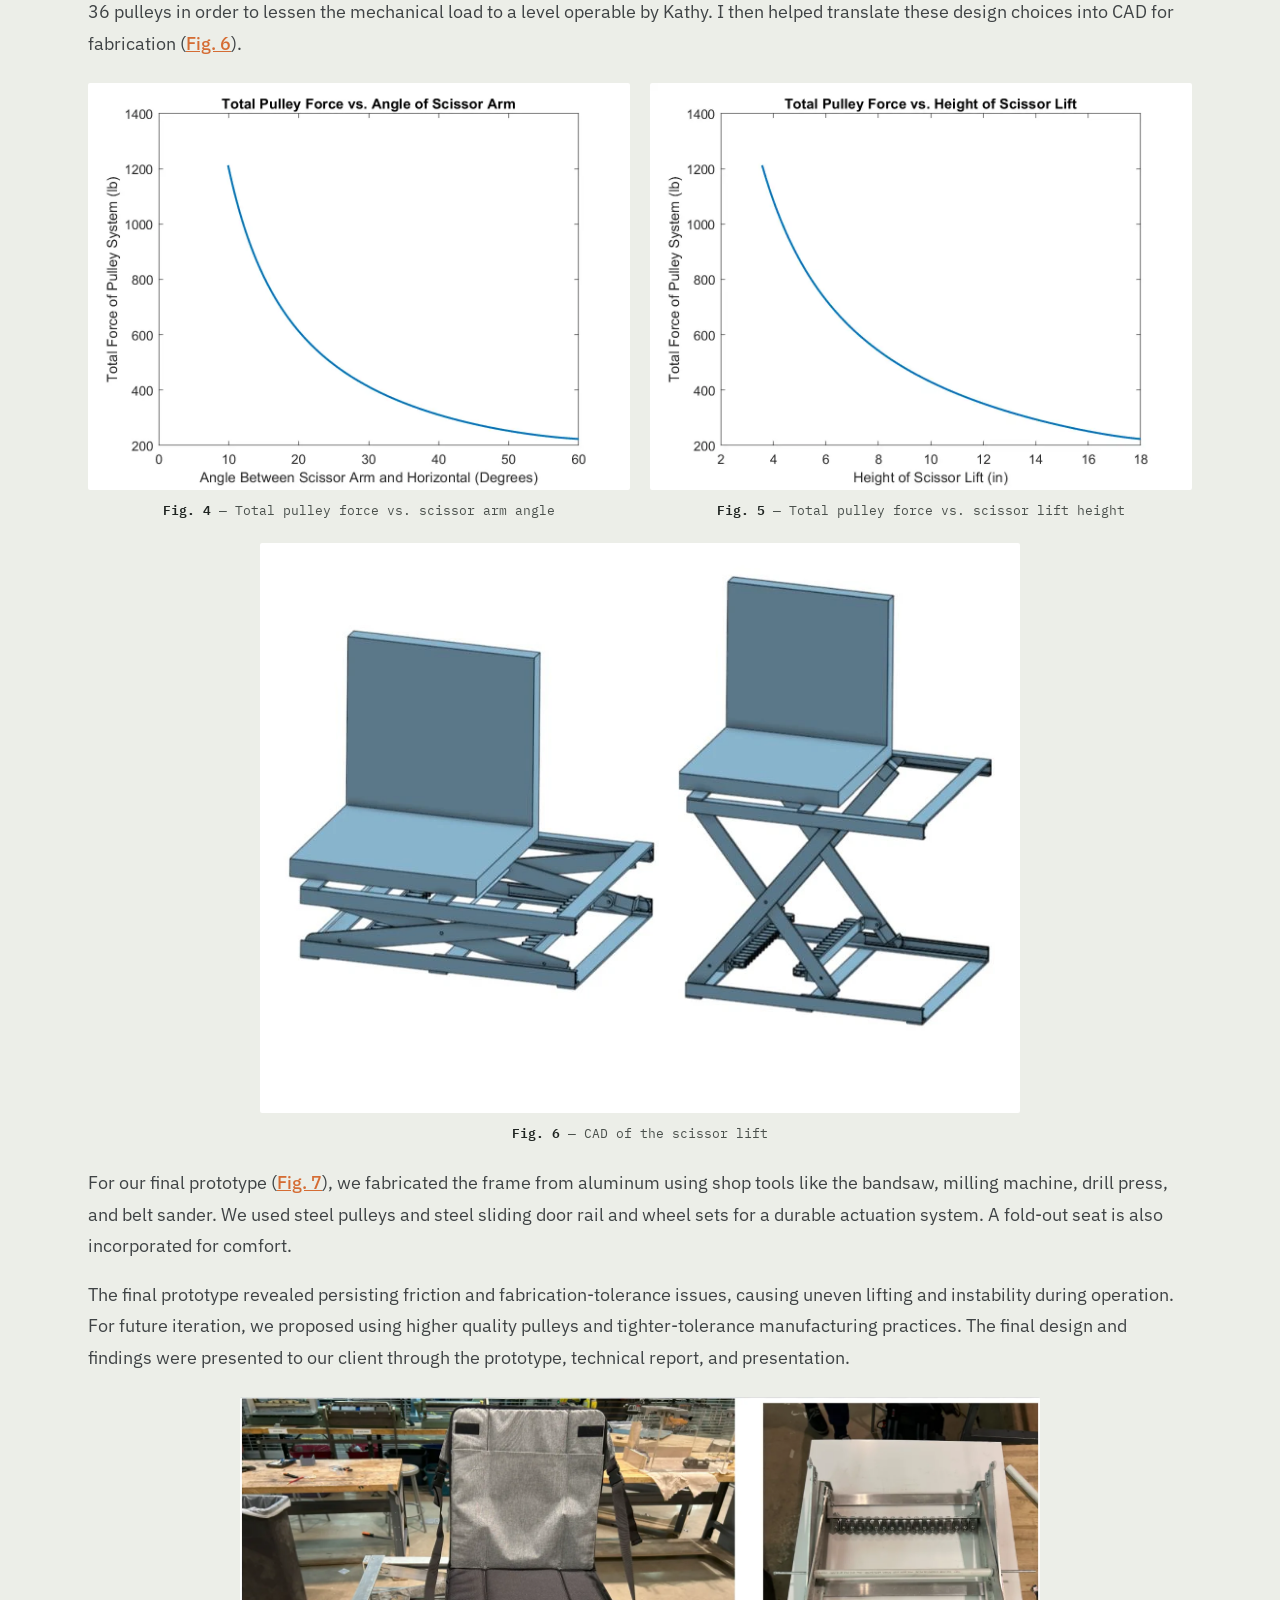
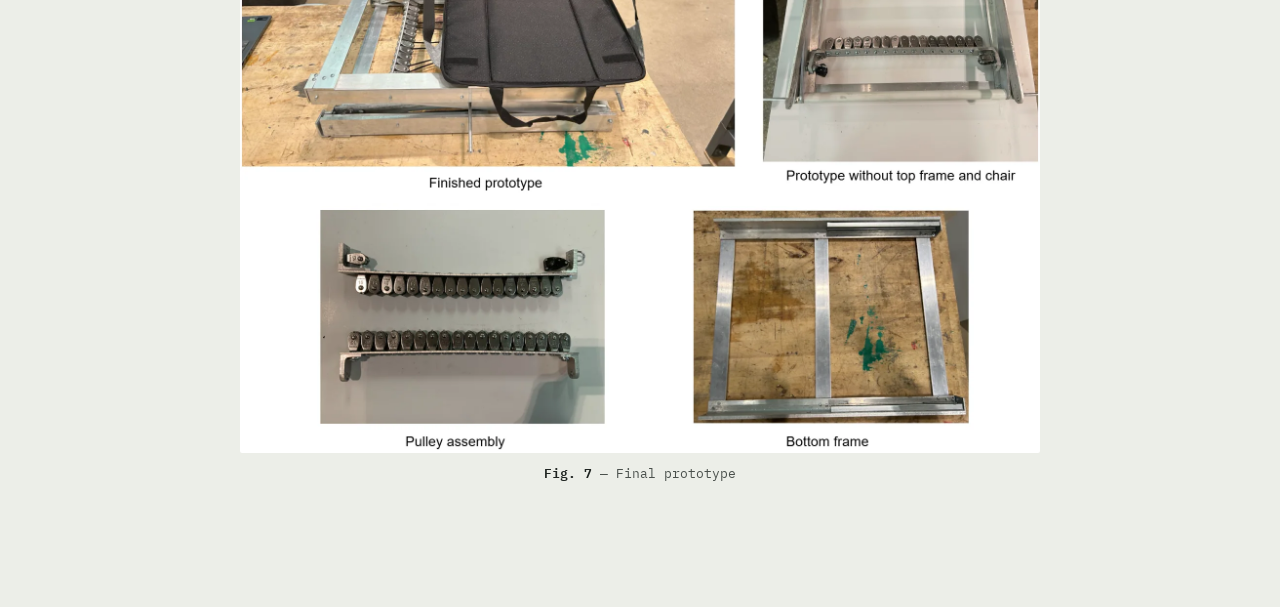
<file: pulley-paradox-project.html>
<!DOCTYPE html>
<html lang="en">
<head>
<meta charset="UTF-8">
<meta name="viewport" content="width=device-width, initial-scale=1.0">
<title>Pulley Paradox — DTC Project — Alexander Wan</title>
<link rel="preconnect" href="https://fonts.googleapis.com">
<link rel="preconnect" href="https://fonts.gstatic.com" crossorigin>
<link href="https://fonts.googleapis.com/css2?family=Space+Grotesk:wght@600&family=IBM+Plex+Sans:wght@400;500;600&family=IBM+Plex+Mono:wght@400;500;600&family=Architects+Daughter&display=swap" rel="stylesheet">
<link rel="stylesheet" href="style.css">
<style>
  /* Additions for this page only (kept here so style.css stays untouched). */
  /* Text on the left, carousel on the right */
  .report-split { display: flex; gap: 40px; align-items: flex-start; }
  .report-split-text { flex: 1 1 0; min-width: 0; }
  .report-split .report-carousel { flex: 0 0 40%; min-width: 0; margin-top: 0; }
  /* Square frame hugs the cropped mockups (widest one fills the width) instead of a wide 4:3 box */
  .report-split .carousel-slides { aspect-ratio: 1 / 1; }
  .report-split .carousel-frame { gap: 8px; }
  .report-split .carousel-btn { width: 34px; height: 34px; font-size: 0.9rem; }

  /* No rule under section headers */
  .report-subhead { border-bottom: none; padding-bottom: 0; }

  /* Bold "Fig. N" in captions */
  .report-body figcaption strong, .carousel-caption strong { font-weight: 600; color: var(--ink); }

  /* Static figures (no carousel) */
  .report-figs { display: flex; gap: 20px; margin: 24px 0; align-items: flex-start; }
  .report-figs figure { flex: 1 1 0; min-width: 0; margin: 0; }
  .report-figure { margin: 24px auto; max-width: 800px; }
  .report-figure.is-wide { max-width: 760px; }
  .report-body figure img { display: block; width: 100%; height: auto; background: #fff; border-radius: var(--radius); }
  .report-body figcaption {
    text-align: center; margin-top: 12px;
    font-family: 'IBM Plex Mono', monospace; font-size: 0.8rem; color: var(--ink-soft); line-height: 1.4;
  }

  @media (max-width: 700px) {
    .report-figs { flex-direction: column; }
  }

  @media (max-width: 900px) {
    .report-split { flex-direction: column; gap: 20px; }
    .report-split .report-carousel { flex: 1 1 auto; width: 100%; }
  }
</style>
</head>
<body>

<header>
  <nav class="wrap">
    <a href="index.html#top" class="nav-mark"><img src="Images/Logo-NoBackground.webp" alt="Logo"></a>

    <div class="nav-tabs">
      <a href="index.html#about">About</a>
      <a href="index.html#projects">Projects</a>
      <a href="index.html#contact">Contact</a>
    </div>
  </nav>
</header>

<!-- Floating exit button: stays on screen while scrolling; opens with its label, then collapses to the icon -->
<a class="exit-fab is-open" href="index.html#pulley-paradox" aria-label="Back to projects">
  <span class="exit-fab-icon" aria-hidden="true">
    <svg viewBox="0 0 24 24"><path d="M19 12H5M11 6l-6 6 6 6"/></svg>
  </span>
  <span class="exit-fab-label" aria-hidden="true">Back to projects</span>
</a>

<!-- ============ PULLEY-DRIVEN SCISSOR LIFT FULL REPORT ============ -->
<!-- id stays "dtc-report" so the existing #dtc-report padding/scroll rules in style.css apply -->
<section id="dtc-report" class="wrap">

  <div class="report-header">
    <div class="report-header-text">
      <div>
        <h2 class="report-title">Pulley Paradox</h2>
        <p class="report-subtitle">Designed a portable, electronic-free lifting device to help a stroke survivor recover from falls.</p>
      </div>

      <div class="sheet-meta" style="margin-top: 14px;">
        <span>Year: <span class="hl-black">2025</span></span>
        <span>Status: <span class="hl-black">Complete</span></span>
      </div>
    </div>

    <div class="report-header-photo">
      <img src="Images/DTC2/PulleyParadox.webp" alt="Pulley Paradox">
    </div>
  </div>

  <div class="report-body">

    <h3 class="report-subhead">Overview</h3>
    <p>For my second Design Thinking &amp; Communications course, our team worked with Katy Morrison, Administrative Director for the Shirley Ryan AbilityLab, to develop a device that could help her father, Ed, recover from falls. Due to limited mobility from a stroke, Ed could not stand up from falls independently, while his primary caretaker, Kathy, could not lift him without assistance.</p>

    <h3 class="report-subhead">Design Process</h3>
    <div class="report-split">
      <div class="report-split-text">
        <p>We began with secondary user research and a client interview to better understand the problem and define device requirements. The main requirements were:</p>
        <ul class="report-list">
          <li>Portability</li>
          <li>Floor accessibility</li>
          <li>Capable of lifting person</li>
          <li>Ease of operation</li>
          <li>No cords, batteries, or crank mechanisms</li>
        </ul>
      </div>

      <div class="report-carousel">
        <div class="carousel-frame">
          <button class="carousel-btn carousel-prev" aria-label="Previous image">&#10094;</button>
          <div class="carousel-slides">
            <div class="carousel-slide active" data-fig="1" data-caption="Fig. 1 — Fold-out ramp concept mockup" style="background:#fff; padding:0;">
              <img src="Images/DTC2/RampMockup.webp" alt="Fold-out ramp mockup" style="width:100%; height:100%; object-fit:contain;">
            </div>
            <div class="carousel-slide" data-fig="2" data-caption="Fig. 2 — Telescoping stairs concept mockup" style="background:#fff; padding:0;">
              <img src="Images/DTC2/TelescopingStairs.webp" alt="Telescoping stairs mockup" style="width:100%; height:100%; object-fit:contain;">
            </div>
            <div class="carousel-slide" data-fig="3" data-caption="Fig. 3 — Pulley-driven scissor lift concept mockup" style="background:#fff; padding:0;">
              <img src="Images/DTC2/ScissorLiftMockup.webp" alt="Pulley-driven scissor lift mockup" style="width:100%; height:100%; object-fit:contain;">
            </div>
          </div>
          <button class="carousel-btn carousel-next" aria-label="Next image">&#10095;</button>
        </div>
        <p class="carousel-caption"></p>
        <div class="carousel-dots"></div>
      </div>
    </div>

    <p style="margin-top: 28px;">Additionally, we conducted market research on products designed to lift people or heavy things for design ideation. We created mockups of several concepts, including a fold-out ramp (<span class="figure-link" onclick="goToFigure(1)">Fig. 1</span>), telescoping stairs (<span class="figure-link" onclick="goToFigure(2)">Fig. 2</span>), and a pulley-driven scissor lift (<span class="figure-link" onclick="goToFigure(3)">Fig. 3</span>). We selected the scissor lift because it offered compactness and high lifting capacity. Our initial mockup revealed uneven lifting caused by friction in our laser-cut pulleys, which we aimed to address with higher-quality pulleys in the final design.</p>
    <p>I led <span class="hl-black">MATLAB-based force analysis</span> to model the required pulley force to lift the scissor lift throughout its range of motion (<span class="figure-link" onclick="goToFigure(4)">Fig. 4</span>, <span class="figure-link" onclick="goToFigure(5)">5</span>). The results led us to design the scissor lift with a minimum height of about 4 inches to balance floor accessibility with lifting force, and use 36 pulleys in order to lessen the mechanical load to a level operable by Kathy. I then helped translate these design choices into CAD for fabrication (<span class="figure-link" onclick="goToFigure(6)">Fig. 6</span>).</p>

    <div class="report-figs">
      <figure data-fig="4">
        <img src="Images/DTC2/ForcevsAngle.webp" alt="MATLAB plot of total pulley force vs. scissor arm angle">
        <figcaption><strong>Fig. 4</strong> — Total pulley force vs. scissor arm angle</figcaption>
      </figure>
      <figure data-fig="5">
        <img src="Images/DTC2/ForcevsHeight.webp" alt="MATLAB plot of total pulley force vs. scissor lift height">
        <figcaption><strong>Fig. 5</strong> — Total pulley force vs. scissor lift height</figcaption>
      </figure>
    </div>
    <figure class="report-figure is-wide" data-fig="6">
      <img src="Images/DTC2/ScissorLiftCAD.webp" alt="CAD model of the scissor lift, collapsed and extended">
      <figcaption><strong>Fig. 6</strong> — CAD of the scissor lift</figcaption>
    </figure>
    <p>For our final prototype (<span class="figure-link" onclick="goToFigure(7)">Fig. 7</span>), we fabricated the frame from aluminum using shop tools like the bandsaw, milling machine, drill press, and belt sander. We used steel pulleys and steel sliding door rail and wheel sets for a durable actuation system. A fold-out seat is also incorporated for comfort.</p>
    <p>The final prototype revealed persisting friction and fabrication-tolerance issues, causing uneven lifting and instability during operation. For future iteration, we proposed using higher quality pulleys and tighter-tolerance manufacturing practices. The final design and findings were presented to our client through the prototype, technical report, and presentation.</p>

    <figure class="report-figure" data-fig="7">
      <img src="Images/DTC2/FinishedPrototypeAndConstruction.webp" alt="Finished prototype, prototype without top frame and chair, pulley assembly, and bottom frame">
      <figcaption><strong>Fig. 7</strong> — Final prototype</figcaption>
    </figure>

  </div>
</section>

<script>
// Initializes every carousel on the page independently
(function() {
  var carousels = [];

  Array.prototype.forEach.call(document.querySelectorAll('.report-carousel'), function(root) {
    var slides = Array.prototype.slice.call(root.querySelectorAll('.carousel-slide'));
    var dotsWrap = root.querySelector('.carousel-dots');
    var captionEl = root.querySelector('.carousel-caption');
    var current = 0;

    function setCaption(text) {
      captionEl.innerHTML = text.replace(/^(Fig\. \d+)/, '<strong>$1</strong>');
    }

    slides.forEach(function(slide, i) {
      var dot = document.createElement('button');
      dot.className = 'dot' + (i === 0 ? ' active' : '');
      dot.setAttribute('aria-label', 'Go to image ' + (i + 1) + ' of ' + slides.length);
      dot.addEventListener('click', function() { goTo(i); });
      dotsWrap.appendChild(dot);
    });

    function goTo(i) {
      slides[current].classList.remove('active');
      dotsWrap.children[current].classList.remove('active');
      current = (i + slides.length) % slides.length;
      slides[current].classList.add('active');
      dotsWrap.children[current].classList.add('active');
      setCaption(slides[current].getAttribute('data-caption'));
    }

    root.querySelector('.carousel-prev').addEventListener('click', function() { goTo(current - 1); });
    root.querySelector('.carousel-next').addEventListener('click', function() { goTo(current + 1); });

    setCaption(slides[0].getAttribute('data-caption'));
    carousels.push({ root: root, slides: slides, goTo: goTo });
  });

  // "Fig. N" links in the text jump to the matching slide in whichever carousel holds it
  window.goToFigure = function(n) {
    for (var c = 0; c < carousels.length; c++) {
      for (var i = 0; i < carousels[c].slides.length; i++) {
        if (carousels[c].slides[i].getAttribute('data-fig') === String(n)) {
          carousels[c].goTo(i);
          carousels[c].root.scrollIntoView({ behavior: 'smooth', block: 'center' });
          return;
        }
      }
    }
    var fig = document.querySelector('figure[data-fig="' + n + '"]');
    if (fig) fig.scrollIntoView({ behavior: 'smooth', block: 'center' });
  };
})();
</script>
<script>
// Exit button: show the full "Back to projects" label first, then shrink to the arrow
// and slide it under the nav logo.
(function() {
  var fab = document.querySelector('.exit-fab');
  if (!fab) return;
  var logo = document.querySelector('.nav-mark img');

  // Center the collapsed arrow on the logo's center line.
  function alignToLogo() {
    if (!logo) return;
    var r = logo.getBoundingClientRect();
    if (r.width > 0) fab.style.setProperty('--logo-cx', (r.left + r.width / 2) + 'px');
  }
  alignToLogo();
  if (logo && !logo.complete) logo.addEventListener('load', alignToLogo);
  window.addEventListener('resize', alignToLogo);

  var closed = false;
  function collapse() {
    if (closed) return; closed = true;
    alignToLogo();
    fab.classList.remove('is-open');
  }
  setTimeout(collapse, 0); // safety net
  var ready = (document.fonts && document.fonts.ready) ? document.fonts.ready : Promise.resolve();
  ready.then(function() { setTimeout(collapse, 0); });   // starts counting once the page has faded in
})();
</script>
<script src="lightbox.js" defer></script>
</body>
</html>
</file>
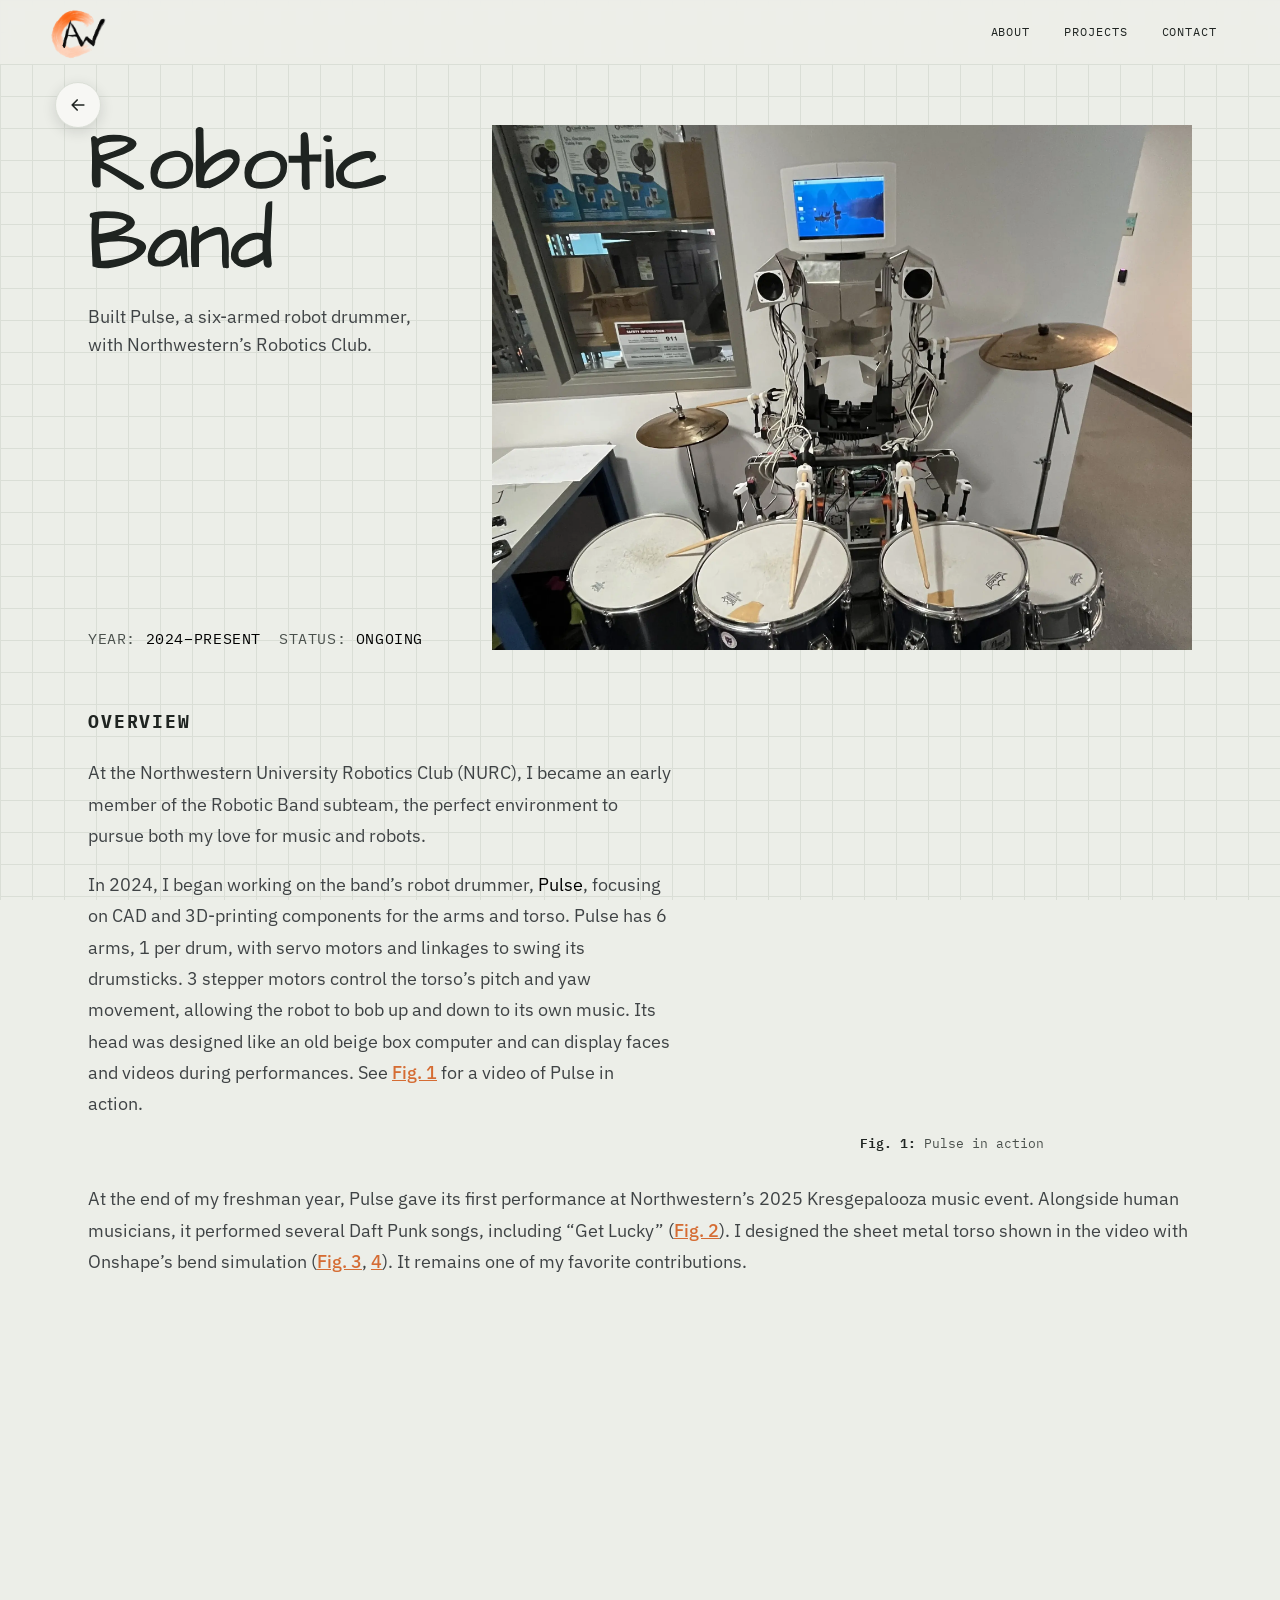
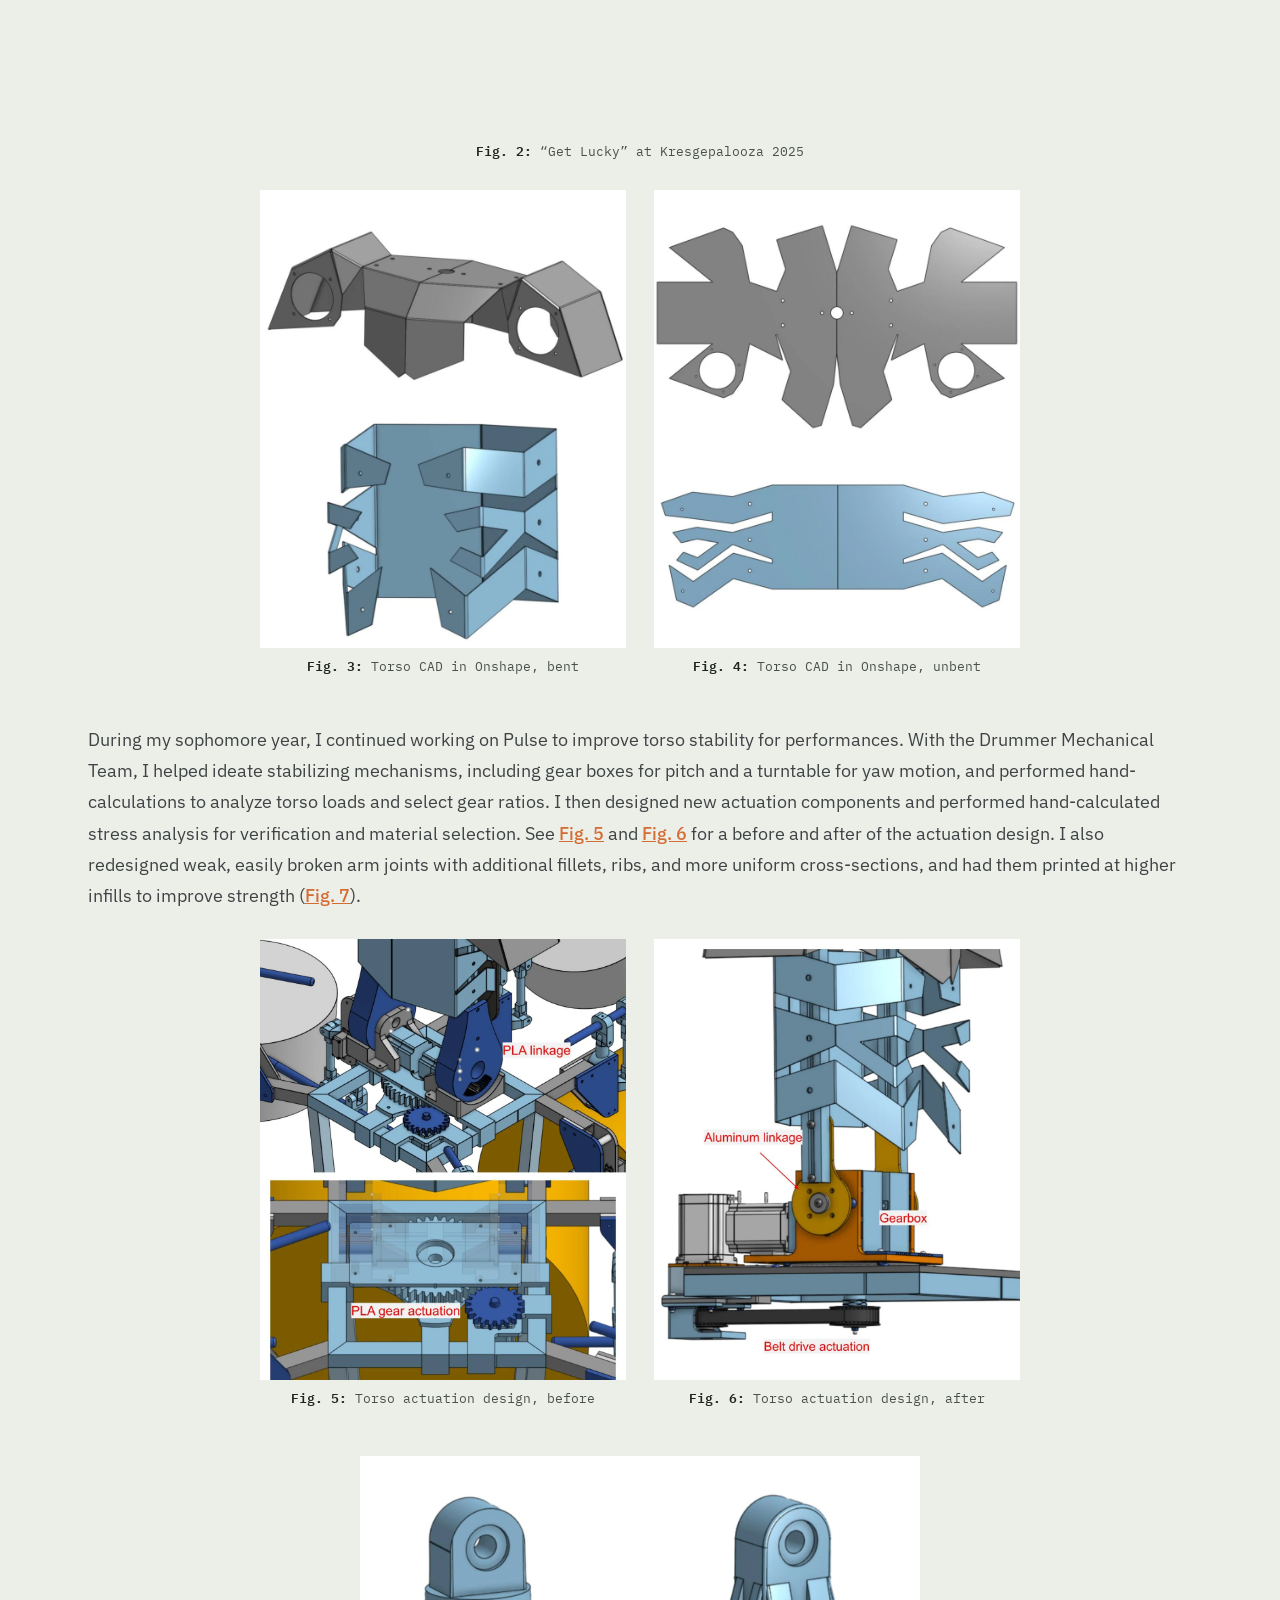
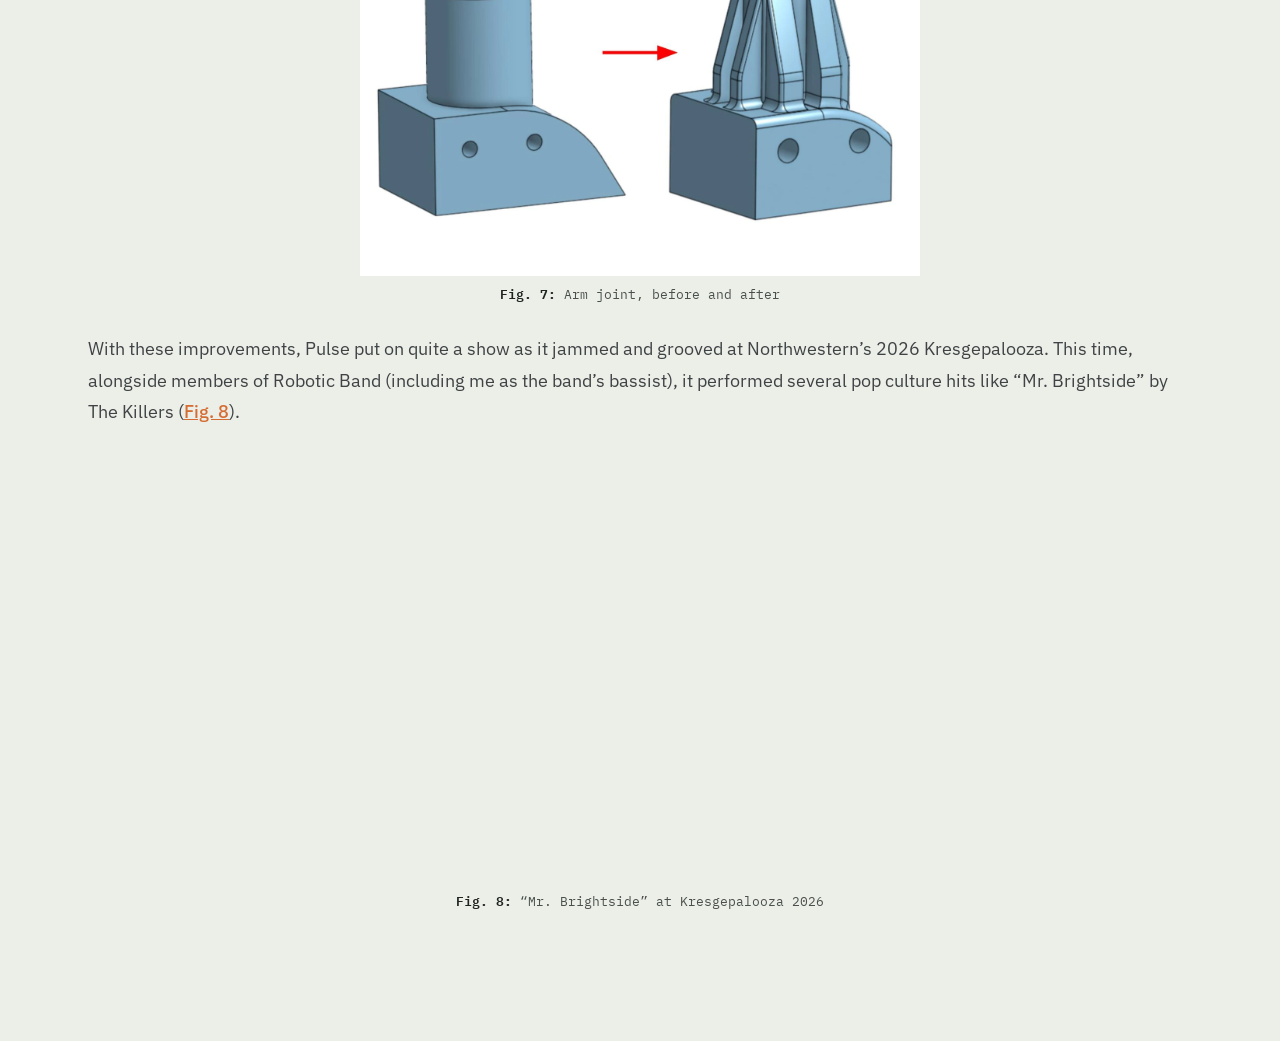
<file: robotic-band-project.html>
<!DOCTYPE html>
<html lang="en">
<head>
<meta charset="UTF-8">
<meta name="viewport" content="width=device-width, initial-scale=1.0">
<title>Robotic Band — NURC — Alexander Wan</title>
<link rel="preconnect" href="https://fonts.googleapis.com">
<link rel="preconnect" href="https://fonts.gstatic.com" crossorigin>
<link href="https://fonts.googleapis.com/css2?family=Space+Grotesk:wght@600&family=IBM+Plex+Sans:wght@400;500;600&family=IBM+Plex+Mono:wght@400;500&family=Architects+Daughter&display=swap" rel="stylesheet">
<link rel="stylesheet" href="style.css">
<style>
  /* Additions for this page only (kept here so style.css stays untouched).
     If you'd rather, move these into style.css next to the other .report-* rules. */
  .report-title.long { font-size: clamp(2.8rem, 6.5vw, 5.6rem); line-height: 0.95; }

  /* Text on the left, media (carousel / video) on the right */
  .report-split { display: flex; gap: 40px; align-items: flex-start; }
  .report-split-text { flex: 1 1 0; min-width: 0; }
  .report-split .report-carousel,
  .report-split .report-media { flex: 0 0 48%; min-width: 0; margin-top: 0; }

  /* Single video / image frame, styled like the carousel frame */
  .report-media-frame {
    aspect-ratio: 4/3; border: 1px solid var(--ink); border-radius: var(--radius); overflow: hidden;
    display: flex; align-items: center; justify-content: center; text-align: center; padding: 12px;
    background: repeating-linear-gradient(45deg, #E4E5DF, #E4E5DF 10px, #DBDCD5 10px, #DBDCD5 20px);
  }
  .report-media-frame img,
  .report-media-frame video { max-width: 100%; max-height: 100%; object-fit: contain; display: block; }

  /* Videos inside carousel slides */
  .carousel-slide video { width: 100%; height: 100%; object-fit: contain; display: block; }

  @media (max-width: 900px) {
    .report-split { flex-direction: column; gap: 20px; }
    .report-split .report-carousel,
    .report-split .report-media { flex: 1 1 auto; width: 100%; }
  }


  /* Figure rows: two figures side by side, or one wide figure */
  .report-figrow { display: flex; gap: 28px; align-items: flex-start; margin: 28px 0; }
  .report-figrow .report-fig { flex: 1 1 0; min-width: 0; }
  .report-fig.single { max-width: 760px; margin: 28px auto; }
  .report-fig.single .report-media-frame { aspect-ratio: 16/9; }
  .report-media-frame.wide { aspect-ratio: 16/9; }
  .report-media-frame iframe { width: 100%; height: 100%; border: 0; display: block; }
  .report-media-frame.ba { display: grid; grid-template-columns: 1fr 1fr; gap: 10px; }
  .ba-half { display: flex; flex-direction: column; align-items: center; justify-content: center; gap: 6px; min-width: 0; height: 100%; }
  .ba-half img { max-width: 100%; max-height: 85%; object-fit: contain; }
  .ba-label { font-family: 'IBM Plex Mono', monospace; font-size: 0.75rem; text-transform: uppercase; letter-spacing: 0.06em; }
  .report-fig .carousel-caption { margin-top: 8px; text-align: center; }

  @media (max-width: 900px) {
    .report-figrow { flex-direction: column; gap: 24px; }
    .report-figrow .report-fig { width: 100%; }
  }


  /* Image figures */
  .fig-frame { overflow: hidden; }
  .fig-frame img { width: 100%; height: auto; display: block; }
  .fig-panels { display: grid; grid-template-columns: 1fr 1fr; gap: 16px; }
  .fig-panels figure { margin: 0; min-width: 0; }
  .fig-panels .ba-label { display: block; text-align: center; margin-top: 8px; }
  .report-fig.pair { max-width: 760px; margin: 28px auto; }
  .report-fig.narrow { max-width: 560px; margin: 28px auto; }
  @media (max-width: 560px) { .fig-panels { grid-template-columns: 1fr; } }


  

  .carousel-caption strong { font-weight: 600; color: var(--ink); }

  /* Bare video embeds: no frame, border or background */
  .video-frame { width: 100%; aspect-ratio: 16/9; }
  .video-frame.vertical { flex: 1 1 0; min-height: 0; aspect-ratio: auto; position: relative; }
  .video-frame.vertical iframe { position: absolute; inset: 0; }
  .video-frame iframe { width: 100%; height: 100%; border: 0; display: block; }
  .report-split .report-media.vertical { flex: 0 0 480px; align-self: stretch; display: flex; flex-direction: column; position: relative; }
  /* Fig. 1 caption hangs below the video so the video's bottom lines up with the end of the text */
  .report-split .report-media.vertical .carousel-caption { position: absolute; top: 100%; left: 0; right: 0; }
  .report-split-text p:last-child { margin-bottom: 0; }
  .after-split { margin-top: 64px; }
  .report-figrow.pair { max-width: 760px; margin: 28px auto; }
  @media (max-width: 900px) {
    .report-split .report-media.vertical { flex: 1 1 auto; width: 100%; max-width: 360px; margin: 0 auto; align-self: center; }
    .report-split .report-media.vertical .carousel-caption { position: static; }
    .after-split { margin-top: 28px; }
    .video-frame.vertical { flex: none; aspect-ratio: 9/16; }
  }

  /* No rule under section headers */
  .report-subhead { border-bottom: none; padding-bottom: 0; }
</style>
</head>
<body>

<header>
  <nav class="wrap">
    <a href="index.html#top" class="nav-mark"><img src="Images/Logo-NoBackground.webp" alt="Logo"></a>

    <div class="nav-tabs">
      <a href="index.html#about">About</a>
      <a href="index.html#projects">Projects</a>
      <a href="index.html#contact">Contact</a>
    </div>
  </nav>
</header>

<!-- Floating exit button: stays on screen while scrolling; opens with its label, then collapses to the icon -->
<a class="exit-fab is-open" href="index.html#robotic-band" aria-label="Back to projects">
  <span class="exit-fab-icon" aria-hidden="true">
    <svg viewBox="0 0 24 24"><path d="M19 12H5M11 6l-6 6 6 6"/></svg>
  </span>
  <span class="exit-fab-label" aria-hidden="true">Back to projects</span>
</a>

<!-- ============ ROBOTIC BAND FULL REPORT ============ -->
<!-- id stays "dtc-report" so the existing #dtc-report padding/scroll rules in style.css apply -->
<section id="dtc-report" class="wrap">

  <div class="report-header">
    <div class="report-header-text">
      <div>
        <h2 class="report-title long">Robotic Band</h2>
        <p class="report-subtitle">Built Pulse, a six-armed robot drummer, with Northwestern&rsquo;s Robotics Club.</p>
      </div>

      <div class="sheet-meta" style="margin-top: 14px;">
        <span>Year: <span class="hl-black">2024&ndash;Present</span></span>
        <span>Status: <span class="hl-black">Ongoing</span></span>
      </div>
    </div>

    <div class="report-header-photo">
      <img src="Images/RoboticBand/drum-robot.webp" alt="Pulse, the robot drummer, seated behind its drum kit">
    </div>
  </div>

  <div class="report-body">

    <h3 class="report-subhead">Overview</h3>
    <div class="report-split">
      <div class="report-split-text">
        <p>At the Northwestern University Robotics Club (NURC), I became an early member of the Robotic Band subteam, the perfect environment to pursue both my love for music and robots.</p>
        <p>In 2024, I began working on the band&rsquo;s robot drummer, <span class="hl-black">Pulse</span>, focusing on CAD and 3D-printing components for the arms and torso. Pulse has 6 arms, 1 per drum, with servo motors and linkages to swing its drumsticks. 3 stepper motors control the torso&rsquo;s pitch and yaw movement, allowing the robot to bob up and down to its own music. Its head was designed like an old beige box computer and can display faces and videos during performances. See <a class="figure-link" href="#fig-1">Fig.&nbsp;1</a> for a video of Pulse in action.</p>
      </div>

      <div class="report-media vertical" id="fig-1">
        <div class="video-frame vertical">
          <iframe src="https://www.youtube.com/embed/NKGymbpgohY" title="Pulse in action" loading="lazy" allow="accelerometer; encrypted-media; picture-in-picture; fullscreen" allowfullscreen></iframe>
        </div>
        <p class="carousel-caption"><strong>Fig. 1:</strong> Pulse in action</p>
      </div>
    </div>

    <p class="after-split">At the end of my freshman year, Pulse gave its first performance at Northwestern&rsquo;s 2025 Kresgepalooza music event. Alongside human musicians, it performed several Daft Punk songs, including &ldquo;Get Lucky&rdquo; (<a class="figure-link" href="#fig-2">Fig.&nbsp;2</a>). I designed the sheet metal torso shown in the video with Onshape&rsquo;s bend simulation (<a class="figure-link" href="#fig-3">Fig. 3</a>, <a class="figure-link" href="#fig-4">4</a>). It remains one of my favorite contributions.</p>

    <div class="report-fig single" id="fig-2">
      <div class="video-frame">
        <iframe src="https://www.youtube.com/embed/FyhijzrO1wY" title="Get Lucky performance at Kresgepalooza 2025" loading="lazy" allow="accelerometer; encrypted-media; picture-in-picture; fullscreen" allowfullscreen></iframe>
      </div>
      <p class="carousel-caption"><strong>Fig. 2:</strong> &ldquo;Get Lucky&rdquo; at Kresgepalooza 2025</p>
    </div>

    <div class="report-figrow pair">
      <div class="report-fig" id="fig-3">
        <div class="fig-frame"><img src="Images/RoboticBand/TorsoCADBent.webp" alt="Sheet metal torso CAD in its bent, assembled form" width="864" height="1080"></div>
        <p class="carousel-caption"><strong>Fig. 3:</strong> Torso CAD in Onshape, bent</p>
      </div>
      <div class="report-fig" id="fig-4">
        <div class="fig-frame"><img src="Images/RoboticBand/TorsoCADUnbent.webp" alt="Sheet metal torso flat patterns" width="864" height="1080"></div>
        <p class="carousel-caption"><strong>Fig. 4:</strong> Torso CAD in Onshape, unbent</p>
      </div>
    </div>

    <p>During my sophomore year, I continued working on Pulse to improve torso stability for performances. With the Drummer Mechanical Team, I helped ideate stabilizing mechanisms, including gear boxes for pitch and a turntable for yaw motion, and performed hand-calculations to analyze torso loads and select gear ratios. I then designed new actuation components and performed hand-calculated stress analysis for verification and material selection. See <a class="figure-link" href="#fig-5">Fig. 5</a> and <a class="figure-link" href="#fig-6">Fig. 6</a> for a before and after of the actuation design. I also redesigned weak, easily broken arm joints with additional fillets, ribs, and more uniform cross-sections, and had them printed at higher infills to improve strength (<a class="figure-link" href="#fig-7">Fig.&nbsp;7</a>).</p>

    <div class="report-figrow pair">
      <div class="report-fig" id="fig-5">
        <div class="fig-frame"><img src="Images/RoboticBand/TorsoBefore.webp" alt="Torso actuation before: PLA linkage and PLA gear actuation" width="1080" height="1300"></div>
        <p class="carousel-caption"><strong>Fig. 5:</strong> Torso actuation design, before</p>
      </div>
      <div class="report-fig" id="fig-6">
        <div class="fig-frame"><img src="Images/RoboticBand/TorsoAfter.webp" alt="Torso actuation after: aluminum linkage, gearbox and belt drive actuation" width="1080" height="1300"></div>
        <p class="carousel-caption"><strong>Fig. 6:</strong> Torso actuation design, after</p>
      </div>
    </div>

    <div class="report-fig narrow" id="fig-7">
      <div class="fig-frame"><img src="Images/RoboticBand/JointBeforeAndAfter.webp" alt="Arm joint before (plain cylinder) and after (ribbed and filleted)" width="1440" height="1080"></div>
      <p class="carousel-caption"><strong>Fig. 7:</strong> Arm joint, before and after</p>
    </div>

    <p>With these improvements, Pulse put on quite a show as it jammed and grooved at Northwestern&rsquo;s 2026 Kresgepalooza. This time, alongside members of Robotic Band (including me as the band&rsquo;s bassist), it performed several pop culture hits like &ldquo;Mr. Brightside&rdquo; by The Killers (<a class="figure-link" href="#fig-8">Fig.&nbsp;8</a>).</p>

    <div class="report-fig single" id="fig-8">
      <div class="video-frame">
        <iframe src="https://www.youtube.com/embed/8rwLJ9hlxh8?start=2" title="Mr. Brightside performance at Kresgepalooza 2026" loading="lazy" allow="accelerometer; encrypted-media; picture-in-picture; fullscreen" allowfullscreen></iframe>
      </div>
      <p class="carousel-caption"><strong>Fig. 8:</strong> &ldquo;Mr. Brightside&rdquo; at Kresgepalooza 2026</p>
    </div>

  </div>
</section>

<script>
// Exit button: show the full "Back to all projects" label first, then shrink to the arrow
// and slide it under the nav logo.
(function() {
  var fab = document.querySelector('.exit-fab');
  if (!fab) return;
  var logo = document.querySelector('.nav-mark img');

  // Center the collapsed arrow on the logo's center line.
  function alignToLogo() {
    if (!logo) return;
    var r = logo.getBoundingClientRect();
    if (r.width > 0) fab.style.setProperty('--logo-cx', (r.left + r.width / 2) + 'px');
  }
  alignToLogo();
  if (logo && !logo.complete) logo.addEventListener('load', alignToLogo);
  window.addEventListener('resize', alignToLogo);

  var closed = false;
  function collapse() {
    if (closed) return; closed = true;
    alignToLogo();
    fab.classList.remove('is-open');
  }
  setTimeout(collapse, 0); // safety net
  var ready = (document.fonts && document.fonts.ready) ? document.fonts.ready : Promise.resolve();
  ready.then(function() { setTimeout(collapse, 0); });   // starts counting once the page has faded in
})();
</script>
<script>
// Fig. links: same smooth, centred scroll as the other project pages
(function() {
  Array.prototype.forEach.call(document.querySelectorAll('a.figure-link[href^="#fig-"]'), function(a) {
    a.addEventListener('click', function(e) {
      var target = document.getElementById(a.getAttribute('href').slice(1));
      if (!target) return;
      e.preventDefault();
      target.scrollIntoView({ behavior: 'smooth', block: 'center' });
    });
  });
})();
</script>
<script src="lightbox.js" defer></script>
</body>
</html>
</file>
<file: style.css>
:root {
    --paper: #eceee8;
    --paper-line: #daded6;
    --black: #000000;
    --ink: #1F2421;
    --ink-soft: #4A504C;
    --ink-medium: #3f4345;
    --blue: #3D5A73;
    --orange: #d56c33;
    --orange-fire: #d05410;
    --stamp-green: #4B6B47;
    --card-bg: #F7F7F4;
    --radius: 2px;
  }

  * { box-sizing: border-box; margin: 0; padding: 0; }

  /* Smooth scrolling is only switched on after page load (see index.html script),
     so arriving via index.html#projects jumps straight there instead of animating from the top. */
  html.smooth-scroll { scroll-behavior: smooth; }

  body {
    background: var(--paper);
    color: var(--ink);
    font-family: 'IBM Plex Sans', sans-serif;
    line-height: 1.5;
    background-image:
      linear-gradient(var(--paper-line) 1px, transparent 1px),
      linear-gradient(90deg, var(--paper-line) 1px, transparent 1px);
    background-size: 32px 32px;
    background-attachment: fixed;
  }

  @media (prefers-reduced-motion: reduce) {
    * { animation: none !important; transition: none !important; }
  }

  a { color: inherit; }

  .label {
    font-family: 'IBM Plex Mono', monospace;
    font-size: 0.7rem;
    letter-spacing: 0.12em;
    text-transform: uppercase;
    color: var(--ink-soft);
  }

  .wrap {
    max-width: var(--content-width, 1200px);
    margin: 0 auto;
    padding: 0 48px;
  }

  .figure-link {
    color: var(--orange);
    text-decoration-color: var(--orange);
    font-weight: 500;
    text-decoration: underline;
    cursor: pointer;
  }

  /* ---------- NAV ---------- */
  header {
    position: sticky;
    top: 0;
    z-index: 50;
    background: rgba(237, 238, 233, 0.92);
    backdrop-filter: blur(6px);
    border-bottom: 1px solid var(--paper-line);
  }
  nav.wrap {
    max-width: 1700px;
    display: flex;
    align-items: center;
    justify-content: space-between;
    height: 64px;
  }
  .nav-mark {
    display: flex;
    align-items: center;
  }
  .nav-mark img {
    height: 60px;
    width: auto;
    display: block;
  }
  .nav-tabs { display: flex; gap: 4px; }
  .nav-tabs a {
    font-family: 'IBM Plex Mono', monospace;
    font-size: 0.72rem;
    letter-spacing: 0.08em;
    text-transform: uppercase;
    text-decoration: none;
    padding: 8px 14px;
    border: 1px solid transparent;
    border-radius: var(--radius);
  }
  .nav-tabs a:hover, .nav-tabs a:focus-visible {
    border-color: var(--paper-line);
    background: var(--card-bg);
    outline: none;
  }

  /* ---------- HERO ---------- */
  .hero {
    position: relative;
    min-height: 100vh;
    display: flex;
    align-items: center;
    padding: 5px 0 0px;
  }
  .hero .wrap {
    max-width: 1200px;
    display: flex;
    justify-content: center;
    align-items: center;
    gap: 56px;
    padding-left: 48px;
    padding-right: 48px;
    transform: translateY(-40px);
  }
  .hero-text {  
    flex: 0 0 auto;
    width: 520px;
    max-width: none;
    position: relative;
    left: +20px;
    transform: translateY(5px);
  }
  .hero-photo {
    position: relative;
    display: flex;
    align-items: center;
    justify-content: center;
    flex: 0 0 auto;
    min-height: 420px;
    transform: translateX(5px);
  }
  .hero-photo img {
    max-width: 100%;
    max-height: 95vh;
    flex-shrink: 0;
    width: auto;
    height: auto;
    object-fit: contain;
    display: block;
    filter: drop-shadow(0 18px 24px rgba(31,36,33,0.18));
  }
  .hero-photo .placeholder-txt {
    font-family: 'IBM Plex Mono', monospace;
    font-size: 0.75rem;
    color: var(--ink-soft);
    background: rgba(247,247,244,0.85);
    padding: 6px 12px;
    border: 1px dashed var(--ink-soft);
    text-align: center;
  }
  .hero-photo .title-block {
    position: absolute;
    bottom: 0;
    left: 0;
    width: 220px;
  }
  h1.name {
    font-family: 'Architects Daughter', cursive;
    font-weight: 400;
    -webkit-text-stroke: 1.5px currentColor;
    font-size: clamp(3.8rem, 10.5vw, 8.4rem);
    line-height: 0.88;
    letter-spacing: 0;
  }
  .name-wrap { position: relative; display: inline-block; }
  .chenchen-inline {
    display: inline-block;
    color: var(--orange);
    font-size: 0.62em;
  }
  .hero-role {
    font-family: 'IBM Plex Mono', monospace;
    font-size: 1rem;
    color: var(--blue);
    margin-top: 14px;
  }
  .hero-desc {
    max-width: 46ch;
    margin-top: 20px;
    color: var(--ink-soft);
    font-size: 1rem;
  }
  .hero-bio {
    max-width: 50ch;
    margin-top: 30px;
    color: var(--ink-medium);
    font-size: 1.15rem;
    font-weight: 400;
    line-height: 1.6;
  }
  .hl-black { color: var(--black); font-weight: 400; }
  .hl-blackBold { color: var(--black); font-weight: 500; }
  .hl-purple { color: #4E2A84; font-weight: 500; }
  .hero-links { margin-top: 28px; display: flex; gap: 14px; flex-wrap: nowrap; align-items: center;}
  .hero-links a {
    font-family: 'IBM Plex Mono', monospace;
    font-size: 0.78rem;
    text-decoration: none;
    border: 1px solid var(--ink);
    padding: 10px 16px;
    border-radius: var(--radius);
    display: inline-block;
    align-items: center;
    flex: 0 0 auto;
    width: fit-content;
  }
  .hero-links a.primary { background: var(--ink); color: var(--paper); }
  .hero-links a:hover { background: var(--orange); border-color: var(--orange); color: #fff; }

  /* title block — real engineering drawing convention */
  .title-block {
    border: 1.5px solid var(--ink);
    background: var(--card-bg);
    font-family: 'IBM Plex Mono', monospace;
    font-size: 0.68rem;
    width: 260px;
  }
  .title-block .tb-row {
    display: grid;
    grid-template-columns: 1fr 1fr;
    border-top: 1px solid var(--ink);
  }
  .title-block .tb-row:first-child { border-top: none; }
  .title-block .tb-cell {
    padding: 7px 10px;
    border-left: 1px solid var(--ink);
  }
  .title-block .tb-cell:first-child { border-left: none; }
  .title-block .tb-cell b { display: block; color: var(--ink-soft); font-size: 0.6rem; letter-spacing: 0.06em; text-transform: uppercase; }
  .title-block .tb-title {
    padding: 9px 10px; border-top: 1px solid var(--ink);
    font-weight: 600; letter-spacing: 0.04em;
  }

  @media (max-width: 720px) {
    .hero .wrap { flex-direction: column; align-items: center; }
    .hero-text { width: 100%; max-width: 100%; }
    .hero-photo { order: -1; min-height: 280px; }
  }

  /* ---------- SECTION HEADERS ---------- */
  section { padding: 80px 0; scroll-margin-top: 84px; }
  .sheet-heading { margin-bottom: 40px; }
  .sheet-heading-top {
    display: flex; align-items: baseline; gap: 16px;
    padding-bottom: 5px;
  }
  .header-divider { width: 100%; height: 13px; }
  .header-divider svg { width: 100%; height: 100%; display: block; }
  .sheet-heading h2 {
    font-family: 'Architects Daughter', cursive;
    font-size: 2.3rem;
    font-weight: 400;
  }
  .sheet-heading .label { margin-left: auto; }

  /* ---------- PAPERCLIP HOVER DETAIL ---------- */
  .clip-frame { position: relative; isolation: isolate; }
  /* Two copies of each clip: .paperclip-back sits UNDER the card (z-index -1, so the card hides
     the part that is "behind" the paper); .paperclip-front sits OVER it (the part resting on the picture). */
  .paperclip-wrap {
    position: absolute;
    top: -19px;
    left: 22px;
    transform-origin: 50% 23%;   /* pivot near the card edge */
    pointer-events: none;
    transition: transform 0.3s ease, z-index 0s linear 0.15s;
  }
  .paperclip-wrap svg { width: 30px; height: auto; display: block; overflow: visible; }
  .paperclip-back  { z-index: -1; }
  .paperclip-back svg  { filter: drop-shadow(0 1px 1.5px rgba(31,36,33,0.25)); }
  .paperclip-front { z-index: 5; }
  .paperclip-front svg { filter: drop-shadow(1px 3px 2px rgba(31,36,33,0.35)); }
  .clip-frame:hover .paperclip-wrap { transform: translateY(-24px) rotate(-16deg); }
  .clip-frame:hover .paperclip-front { z-index: 3; }  /* tuck under the hover label (z-index 4) */
  .hover-summary {
    position: absolute;
    top: 2px;
    left: 52px;
    z-index: 4;
    background: var(--card-bg);
    border: 1px solid var(--ink);
    border-radius: var(--radius);
    padding: 7px 14px;
    font-family: 'IBM Plex Mono', monospace;
    font-size: 0.7rem;
    color: var(--ink-soft);
    white-space: nowrap;
    opacity: 0;
    transform: translateX(-8px);
    transition: opacity 0.25s ease 0.08s, transform 0.25s ease 0.08s;
    pointer-events: none;
  }
  .clip-frame:hover .hover-summary {
    opacity: 1;
    transform: translateX(0);
  }
  @media (max-width: 720px) {
    .hover-summary { display: none; }
  }

  /* ---------- PROJECT FULL REPORT ---------- */
  .projects-grid .clip-frame { scroll-margin-top: 110px; }
  #dtc-report { scroll-margin-top: 84px; padding-top: 60px; padding-bottom: 100px;}
  .report-header {
    display: flex;
    gap: 48px;
    align-items: stretch;
    margin-bottom: 56px;
  }
  .report-header-text {
    flex: 1 1 auto;
    min-width: 0;
    display: flex;
    flex-direction: column;
    justify-content: space-between;
  }
  .report-title {
    font-family: 'Architects Daughter', cursive;
    font-weight: 400;
    -webkit-text-stroke: 1.5px currentColor;
    font-size: clamp(2.8rem, 7.5vw, 6.4rem);
    line-height: 0.95;
    letter-spacing: 0;
  }
  .report-subtitle {
    color: var(--ink-medium);
    font-size: 1.15rem;
    max-width: 46ch;
    margin-top: 20px;
  }
  .report-header .sheet-meta {
    font-size: 0.95rem;
    margin-bottom: 0;
  }
  .report-header-photo {
    flex: 0 0 auto;
    width: 700px;
    aspect-ratio: 4/3;
    /* border: 1px solid var(--ink);
    border-radius: var(--radius);
    background:
      repeating-linear-gradient(45deg, #E4E5DF, #E4E5DF 10px, #DBDCD5 10px, #DBDCD5 20px); */
    display: flex;
    align-items: center;
    justify-content: center;
    overflow: hidden;
  }
  .report-header-photo img {
    width: 100%;
    height: 100%;
    object-fit: contain;
  }
  .report-body {
    max-width: 100%;
    color: var(--ink-medium);
    font-size: 1.15rem;
    line-height: 1.7;
  }
  .report-body p { margin-bottom: 18px; }
  .report-subhead {
    font-family: 'IBM Plex Mono', monospace;
    font-size: 1.15rem;
    letter-spacing: 0.1em;
    text-transform: uppercase;
    color: var(--ink);
    border-bottom: 1px solid var(--paper-line);
    padding-bottom: 10px;
    margin: 40px 0 20px;
  }
  .report-body h3.report-subhead:first-child { margin-top: 0; }
  .report-list {
    list-style: none;
    margin: 0 0 18px;
    padding: 0;
  }
  .report-list li {
    position: relative;
    padding-left: 22px;
    margin-bottom: 8px;
  }
  .report-list li::before {
    content: "—";
    position: absolute;
    left: 0;
    color: var(--orange);
  }
  .report-carousel { margin-top: 20px; }
  .carousel-frame {
    display: flex;
    align-items: center;
    gap: 16px;
  }
  .carousel-slides {
    position: relative;
    flex: 1 1 auto;
    max-width: 720px;
    aspect-ratio: 4/3;
    margin: 0 auto;
    border-radius: var(--radius);
    overflow: hidden;
  }
  .carousel-slide {
    position: absolute;
    inset: 0;
    display: none;
    align-items: center;
    justify-content: center;
    text-align: center;
    padding: 12px;
    background:
      repeating-linear-gradient(45deg, #E4E5DF, #E4E5DF 10px, #DBDCD5 10px, #DBDCD5 20px);
  }
  .carousel-slide.active { display: flex; }
  .carousel-slide img {
    max-width: 100%;
    max-height: 100%;
    object-fit: contain;
    display: block;
  }
  .carousel-btn {
    flex: 0 0 auto;
    width: 42px;
    height: 42px;
    border-radius: 50%;
    border: 1px solid var(--ink);
    background: var(--card-bg);
    font-size: 1.1rem;
    line-height: 1;
    cursor: pointer;
    display: flex;
    align-items: center;
    justify-content: center;
    transition: background 0.2s ease, color 0.2s ease, border-color 0.2s ease;
  }
  .carousel-btn:hover {
    background: var(--orange);
    border-color: var(--orange);
    color: #fff;
  }
  .carousel-caption {
    text-align: center;
    margin-top: 14px;
    font-family: 'IBM Plex Mono', monospace;
    font-size: 0.8rem;
    color: var(--ink-soft);
  }
  .carousel-dots {
    display: flex;
    justify-content: center;
    gap: 9px;
    margin-top: 14px;
  }
  .carousel-dots .dot {
    width: 9px;
    height: 9px;
    border-radius: 50%;
    border: 1px solid var(--ink);
    background: transparent;
    padding: 0;
    cursor: pointer;
    transition: background 0.2s ease, border-color 0.2s ease;
  }
  .carousel-dots .dot.active {
    background: var(--orange);
    border-color: var(--orange);
  }
  @media (max-width: 800px) {
    .report-header { flex-direction: column-reverse; }
    .report-header-photo { width: 100%; }
  }

  /* ---------- ABOUT ---------- */
  .about-row {
    display: flex;
    gap: 48px;
    align-items: flex-start;
  }
  .about-text {
    flex: 1 1 auto;
    min-width: 0;
    color: var(--ink-medium);
    font-size: 1rem;
    line-height: 1.65;
  }
  .about-text p { margin-bottom: 16px; }
  .about-text p:last-child { margin-bottom: 0; }
  .about-greeting {
    font-size: 2.2rem;
    font-weight: 600;
    color: var(--ink);
    margin-bottom: 20px !important;
  }
  .about-photo {
    flex: 0 0 auto;
    width: 325px;
    aspect-ratio: 4/5;
    /* border: 1px solid var(--ink);
    border-radius: var(--radius);
    background:
      repeating-linear-gradient(45deg, #E4E5DF, #E4E5DF 10px, #DBDCD5 10px, #DBDCD5 20px); */
    display: flex;
    align-items: center;
    justify-content: center;
    overflow: hidden;
  }
  .about-photo img {
  width: 100%;
  height: 100%;
  object-fit: contain;
  }
  @media (max-width: 800px) {
    .about-row { flex-direction: column-reverse; }
    .about-photo { width: 100%; aspect-ratio: 16/10; }
  }

  /* ---------- PROJECT SHEETS ---------- */
  .projects-grid {
    display: grid;
    grid-template-columns: 1fr 1fr;
    gap: 36px 32px;
  }
  @media (max-width: 860px) {
    .projects-grid { grid-template-columns: 1fr; }
  }
  .sheet {
    background: var(--card-bg);
    border: 1px solid var(--ink);
    border-radius: var(--radius);
    overflow: hidden;
    height: 100%;
    display: flex;
    flex-direction: column;
  }
  .sheet-media {
    position: relative;
    aspect-ratio: 16/10;
    background:
      repeating-linear-gradient(45deg, #E4E5DF, #E4E5DF 10px, #DBDCD5 10px, #DBDCD5 20px);
    border-bottom: 1px solid var(--ink);
    display: flex; align-items: center; justify-content: center;
    overflow: hidden;
    text-decoration: none;
    color: inherit;
    cursor: pointer;
  }
  .media-inner {
    width: 100%;
    height: 100%;
    display: flex;
    align-items: center;
    justify-content: center;
    transition: transform 0.3s ease;
    transform-origin: center;
  }
  .clip-frame:hover .media-inner {
    transform: scale(1.07);
  }
  .sheet-media img { width: 100%; height: 100%; object-fit: cover; display: block; }
  .sheet-media .placeholder-txt {
    font-family: 'IBM Plex Mono', monospace;
    font-size: 0.75rem;
    color: var(--ink-soft);
    background: rgba(247,247,244,0.85);
    padding: 6px 12px;
    border: 1px dashed var(--ink-soft);
  }

  /* dimension-line hover annotation — signature detail */
  .dim-frame { position: absolute; inset: 14px; pointer-events: none; opacity: 0; transition: opacity 0.35s ease; }
  .sheet-media:hover .dim-frame { opacity: 1; }
  .dim-frame svg { width: 100%; height: 100%; }
  .dim-frame line { stroke: var(--orange); stroke-width: 1; }
  .dim-frame text { font-family: 'IBM Plex Mono', monospace; font-size: 9px; fill: var(--orange); }

  .stamp {
    position: absolute; top: 14px; right: 14px;
    font-family: 'IBM Plex Mono', monospace;
    font-size: 0.62rem;
    letter-spacing: 0.08em;
    text-transform: uppercase;
    padding: 5px 10px;
    border: 2px solid;
    border-radius: 3px;
    transform: rotate(-4deg);
    background: rgba(247,247,244,0.9);
  }
  .stamp.approved { color: var(--stamp-green); border-color: var(--stamp-green); }
  .stamp.preliminary { color: var(--orange); border-color: var(--orange); }

  .sheet-body { padding: 28px 28px 30px; flex: 1; display: flex; flex-direction: column; }
  .sheet-top-row { display: flex; justify-content: space-between; gap: 16px; flex-wrap: wrap; margin-bottom: 6px; }
  .sheet-body h3 {
    font-family: 'Space Grotesk', sans-serif;
    font-size: 1.3rem;
    font-weight: 600;
  }
  .sheet-meta {
    display: flex; gap: 18px; flex-wrap: wrap;
    font-family: 'IBM Plex Mono', monospace;
    font-size: .75rem;
    color: var(--ink-soft);
    margin-bottom: 16px;
    text-transform: uppercase;
    letter-spacing: 0.04em;
  }
  .sheet-body p.desc { color: var(--ink-soft); margin-bottom: 16px; max-width: 68ch; }

  .spec-grid {
    display: grid;
    grid-template-columns: repeat(auto-fit, minmax(140px, 1fr));
    gap: 1px;
    background: var(--paper-line);
    border: 1px solid var(--paper-line);
    margin-bottom: 18px;
  }
  .spec-cell { background: var(--card-bg); padding: 10px 14px; }
  .spec-cell .label { display:block; margin-bottom: 3px; }
  .spec-cell .val { font-family: 'IBM Plex Mono', monospace; font-size: 0.82rem; font-weight: 500; }

  .sheet-link {
    margin-top: auto;
    align-self: flex-start;
    font-family: 'IBM Plex Mono', monospace;
    font-size: 0.75rem;
    text-decoration: none;
    border-bottom: 1px solid var(--ink);
    padding-bottom: 1px;
  }
  .sheet-link:hover { color: var(--orange); border-color: var(--orange); }

  /* ---------- EXPERIENCE ---------- */
  .exp-row {
    display: grid;
    grid-template-columns: 140px 1fr;
    gap: 20px;
    padding: 20px 0;
    border-top: 1px solid var(--paper-line);
  }
  .exp-row:last-child { border-bottom: 1px solid var(--paper-line); }
  .exp-row .label { padding-top: 3px; }
  .exp-row h4 { font-family: 'Space Grotesk', sans-serif; font-size: 1.05rem; font-weight: 600; }
  .exp-row .exp-sub { font-family: 'IBM Plex Mono', monospace; font-size: 0.75rem; color: var(--blue); margin: 3px 0 8px; }
  .exp-row p { color: var(--ink-soft); font-size: 0.92rem; max-width: 64ch; }

  /* ---------- SKILLS ---------- */
  .skill-tags { display: flex; flex-wrap: wrap; gap: 8px; }
  .skill-tags span {
    font-family: 'IBM Plex Mono', monospace;
    font-size: 0.72rem;
    padding: 6px 12px;
    border: 1px solid var(--ink);
    border-radius: var(--radius);
  }

  /* ---------- CONTACT / FOOTER ---------- */
  footer {
    padding: 88px 0 56px;
  }
  footer .contact-wrap {
    max-width: 640px;
    text-align: center;
    margin: 0 auto;
    display: flex;
    flex-direction: column;
    align-items: center;
  }
  footer h2 { font-family: 'Architects Daughter', cursive; font-size: 3rem; font-weight: 400; }
  footer .hero-links { justify-content: center; }
  .end-of-drawing { font-family: 'IBM Plex Mono', monospace; font-size: 0.65rem; color: var(--ink-soft); letter-spacing: 0.1em; }

  ::selection { background: var(--orange); color: #fff; }


  /* ---------- HERO INTRO ANIMATION ----------
     "intro-pending" is added in <head> (index.html) only on a fresh load without a #hash and
     when the visitor hasn't asked for reduced motion. "intro-go" is added a moment later. */
  html.intro-pending .hero-anim {
    opacity: 0;
    transform: translateY(var(--y, 18px));
  }
  html.intro-go .hero-anim {
    opacity: 1;
    transform: none;
    transition: opacity 0.9s ease var(--d, 0s),
                transform 0.9s cubic-bezier(0.2, 0.7, 0.2, 1) var(--d, 0s);
  }
  /* the real portrait stays hidden (but keeps its space) while the drawn version plays on top */
  html.intro-pending .hero-photo img { opacity: 0; }
  .portrait-draw { overflow: visible; }

  body { transition: opacity 0.35s ease; }
  html.hash-pending body { opacity: 0; }

  /* ---------- FLOATING EXIT BUTTON (project pages) ----------
     Fixed to the viewport so it follows the reader. Starts open ("← BACK TO ALL PROJECTS"),
     then collapses (~2s) to a circular arrow icon under the nav logo (see script at the bottom of each project page).
     Hover / keyboard focus re-opens the label. */
  .exit-fab {
    position: fixed;
    z-index: 60;
    top: 82px;
    left: calc(18px + env(safe-area-inset-left, 0px));
    display: inline-flex;
    align-items: center;
    height: 46px;
    border: 1px solid var(--paper-line);
    border-radius: 999px;
    background: var(--card-bg);
    color: var(--ink);
    text-decoration: none;
    box-shadow: 0 4px 14px rgba(31, 36, 33, 0.14);
    transition: background 0.2s ease, color 0.2s ease, border-color 0.2s ease,
                left 0.55s cubic-bezier(0.4, 0, 0.2, 1);
  }
  /* Collapsed: the arrow slides over so its center lines up with the nav logo.
     --logo-cx (the logo's center x) is measured by the script on each project page. */
  .exit-fab:not(.is-open) { left: calc(var(--logo-cx, 71px) - 23px); }
  .exit-fab:hover, .exit-fab:focus-visible {
    background: var(--orange);
    border-color: var(--orange);
    color: #fff;
  }
  .exit-fab:focus-visible { outline: 2px solid var(--orange); outline-offset: 3px; }
  .exit-fab-icon {
    flex: 0 0 auto;
    width: 44px;
    height: 44px;
    display: grid;
    place-items: center;
  }
  .exit-fab-icon svg {
    width: 20px;
    height: 20px;
    fill: none;
    stroke: currentColor;
    stroke-width: 2;
    stroke-linecap: round;
    stroke-linejoin: round;
    transition: transform 0.2s ease;
  }
  .exit-fab:hover .exit-fab-icon svg { transform: translateX(-2px); }
  .exit-fab-label {
    max-width: 0;
    opacity: 0;
    overflow: hidden;
    white-space: nowrap;
    padding-right: 0;
    font-family: 'IBM Plex Mono', monospace;
    font-size: 0.72rem;
    letter-spacing: 0.08em;
    text-transform: uppercase;
    transition: max-width 0.5s cubic-bezier(0.4, 0, 0.2, 1),
                padding 0.5s cubic-bezier(0.4, 0, 0.2, 1),
                opacity 0.3s ease;
  }
  .exit-fab.is-open .exit-fab-label,
  .exit-fab:hover .exit-fab-label,
  .exit-fab:focus-visible .exit-fab-label {
    max-width: 240px;
    opacity: 1;
    padding-right: 20px;
  }
  @media (max-width: 720px) {
    .exit-fab { top: 76px; left: calc(10px + env(safe-area-inset-left, 0px)); height: 42px; }
    .exit-fab:not(.is-open) { left: calc(var(--logo-cx, 71px) - 21px); }
    .exit-fab-icon { width: 40px; height: 40px; }
  }


  /* ---------- IMAGE LIGHTBOX (project pages) ----------
     Click any photo in a report to view it large; click it again to zoom in further.
     Behaviour lives in lightbox.js (include it on every project page). */
  .report-header-photo img,
  .report-body img,
  .carousel-slide img,
  img[data-zoom] { cursor: zoom-in; }
  img[data-no-zoom] { cursor: auto; }

  .lb-overlay {
    position: fixed;
    inset: 0;
    z-index: 100;
    display: flex;
    flex-direction: column;
    align-items: center;
    justify-content: center;
    padding: 64px 80px 20px;
    background: rgba(20, 23, 21, 0.93);
    visibility: hidden;
    opacity: 0;
    transition: opacity 0.2s ease, visibility 0.2s ease;
  }
  .lb-overlay.is-open { visibility: visible; opacity: 1; }
  .lb-stage {
    flex: 1 1 auto;
    min-height: 0;
    width: 100%;
    display: flex;
    align-items: center;
    justify-content: center;
    overflow: hidden;
  }
  .lb-img {
    max-width: 100%;
    max-height: 100%;
    object-fit: contain;
    cursor: zoom-in;
    user-select: none;
    -webkit-user-drag: none;
    transition: transform 0.25s ease;
  }
  .lb-overlay.is-zoomed .lb-img { cursor: zoom-out; transform: scale(2.4); touch-action: none; }
  .lb-caption {
    flex: 0 0 auto;
    margin-top: 14px;
    min-height: 1.2em;
    text-align: center;
    font-family: 'IBM Plex Mono', monospace;
    font-size: 0.8rem;
    color: rgba(255, 255, 255, 0.85);
  }
  .lb-btn {
    position: absolute;
    width: 42px;
    height: 42px;
    border-radius: 50%;
    border: 1px solid rgba(255, 255, 255, 0.55);
    background: rgba(20, 23, 21, 0.6);
    color: #fff;
    font-size: 1.1rem;
    line-height: 1;
    cursor: pointer;
    display: flex;
    align-items: center;
    justify-content: center;
    transition: background 0.2s ease, border-color 0.2s ease;
  }
  .lb-btn:hover, .lb-btn:focus-visible { background: var(--orange); border-color: var(--orange); outline: none; }
  .lb-close { top: 16px; right: 20px; }
  .lb-prev { left: 20px; top: 50%; transform: translateY(-50%); }
  .lb-next { right: 20px; top: 50%; transform: translateY(-50%); }
  .lb-overlay.is-single .lb-prev,
  .lb-overlay.is-single .lb-next { display: none; }
  @media (max-width: 720px) {
    .lb-overlay { padding: 60px 10px 16px; }
    .lb-btn { width: 38px; height: 38px; }
    .lb-prev { left: 8px; }
    .lb-next { right: 8px; }
    .lb-close { right: 10px; top: 12px; }
  }
</file>
